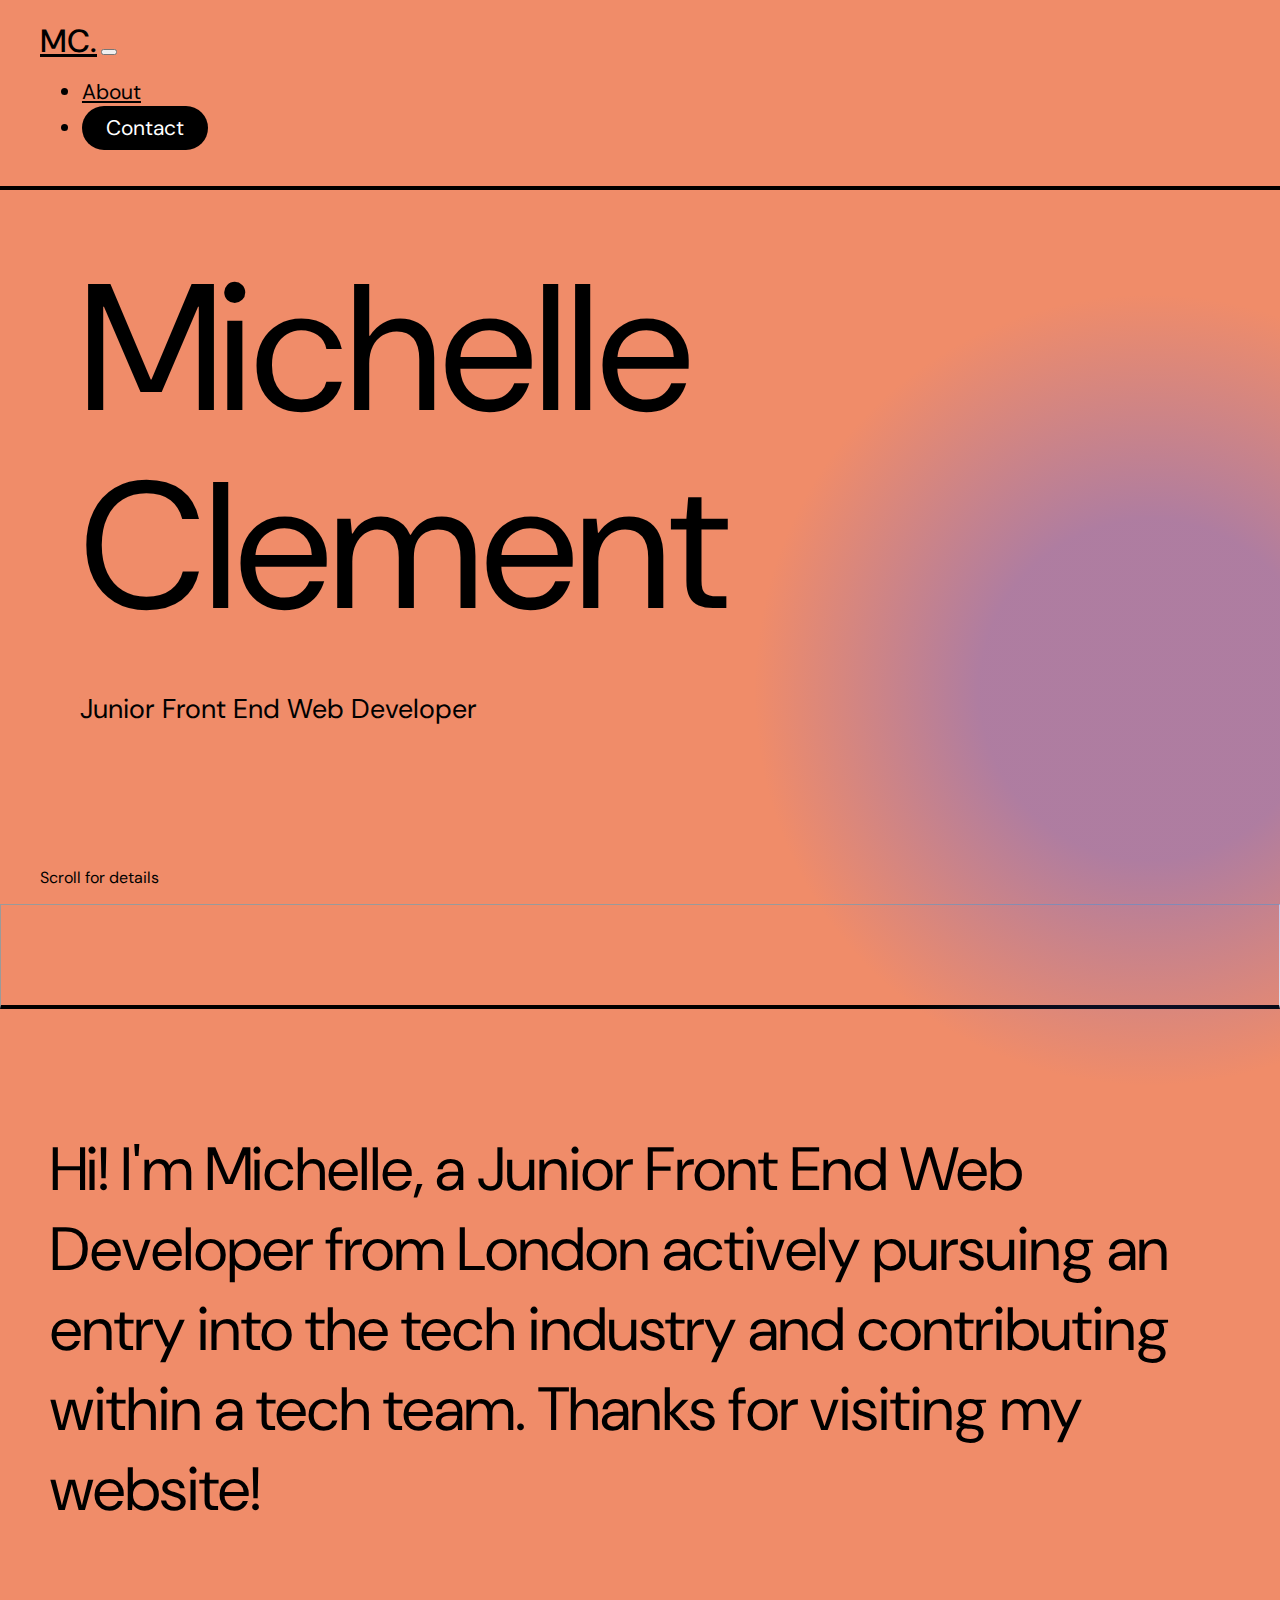
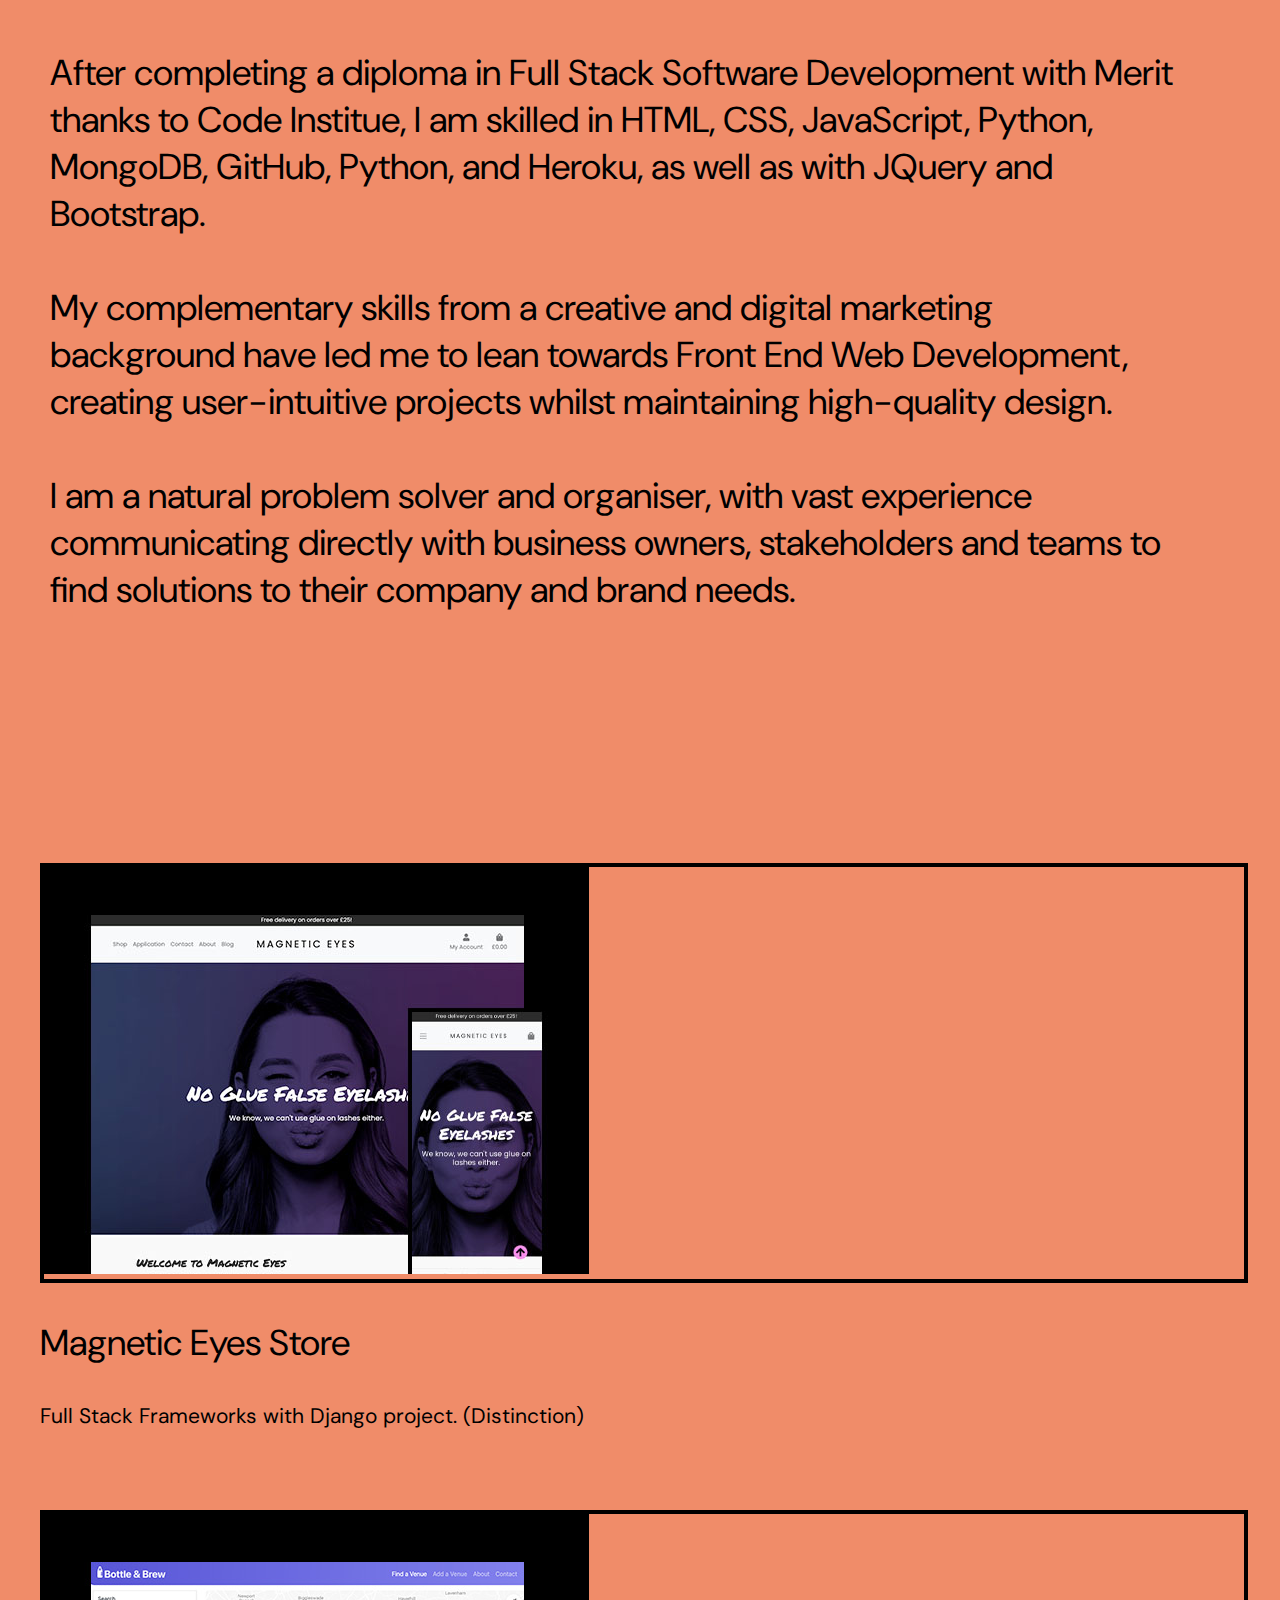
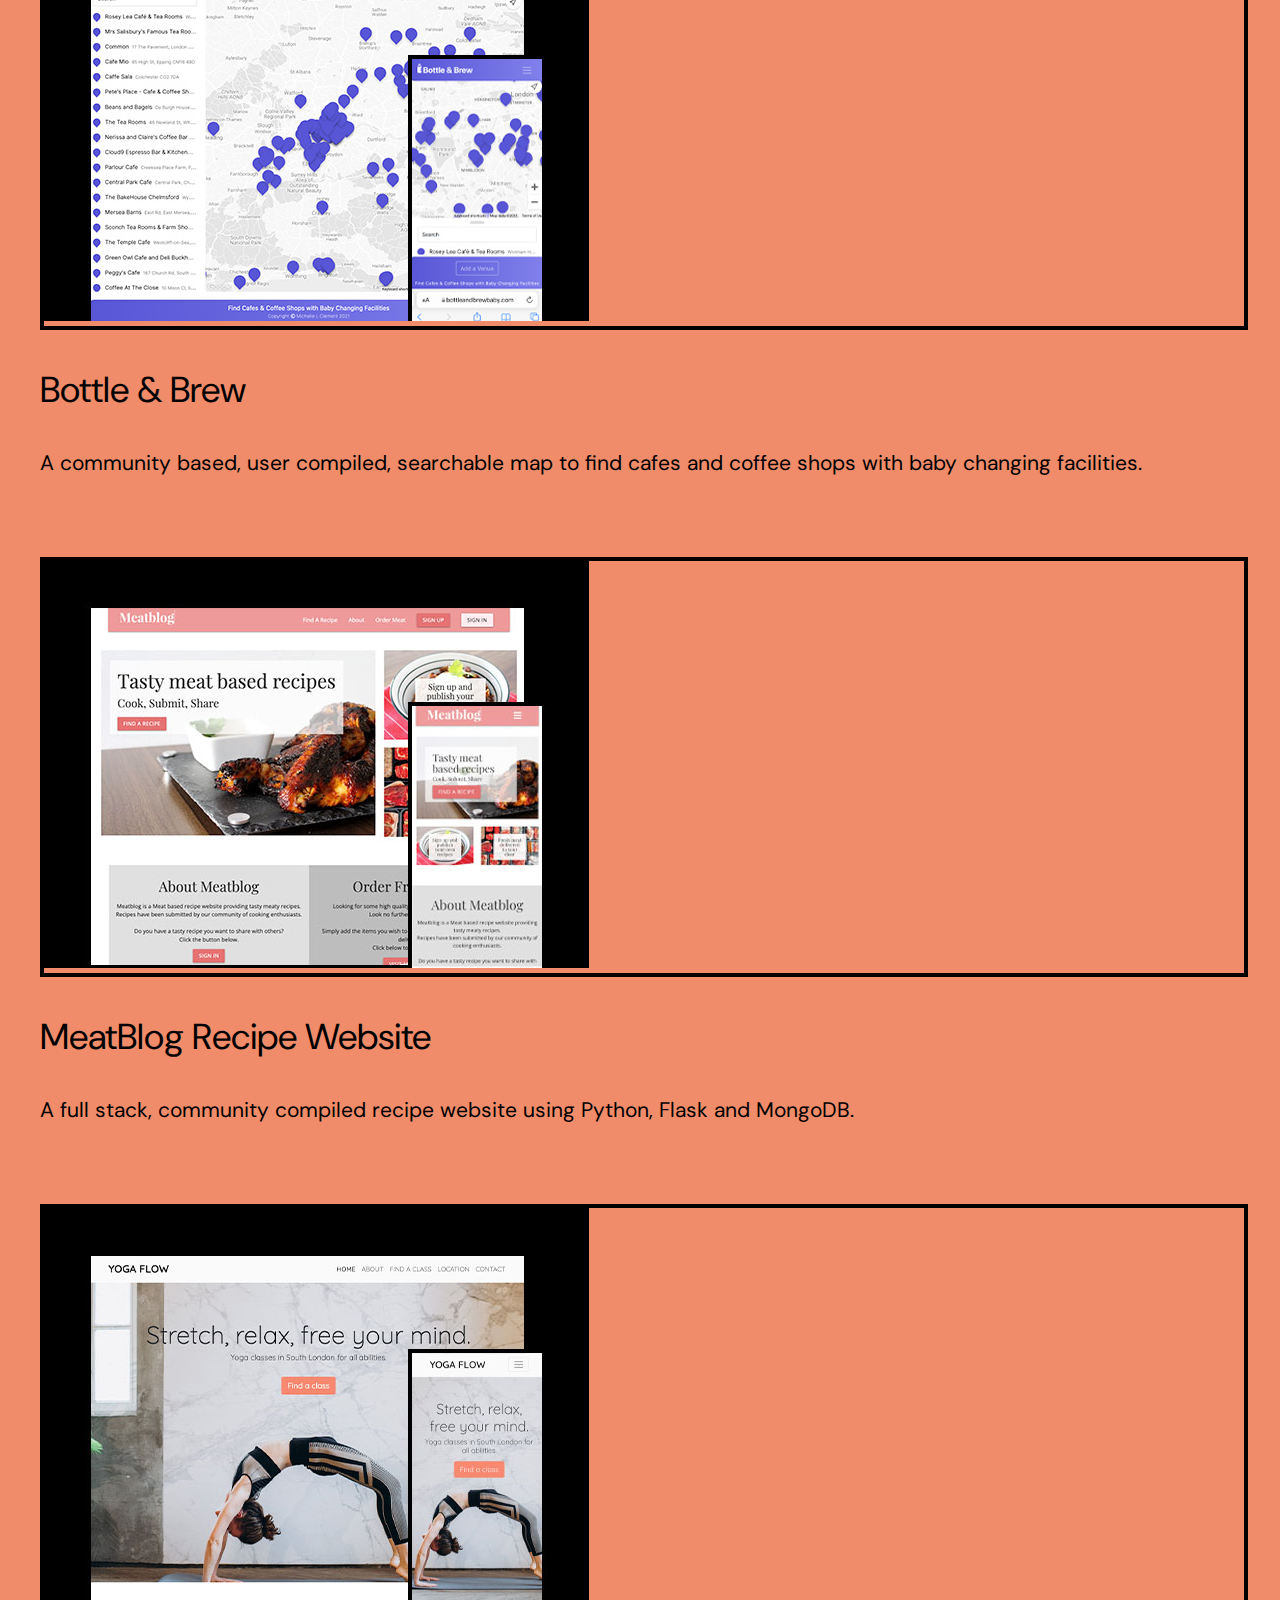
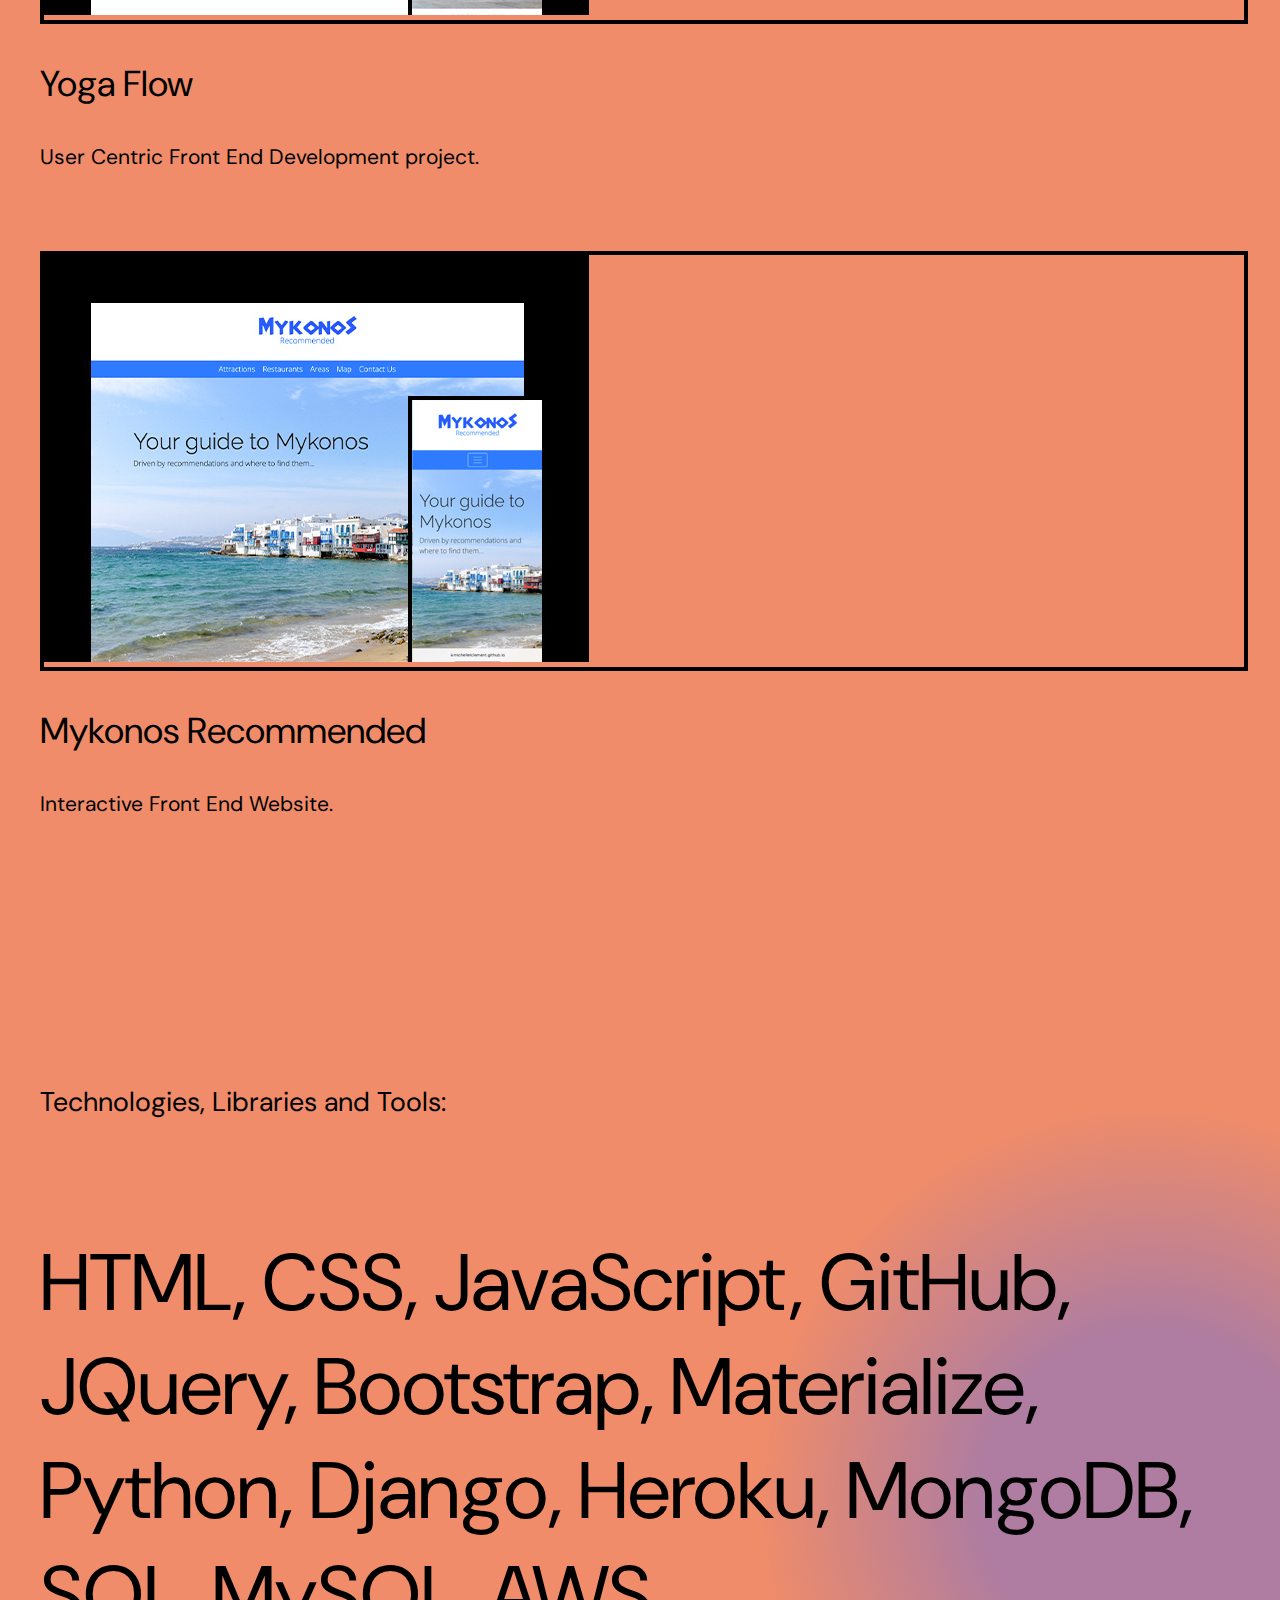
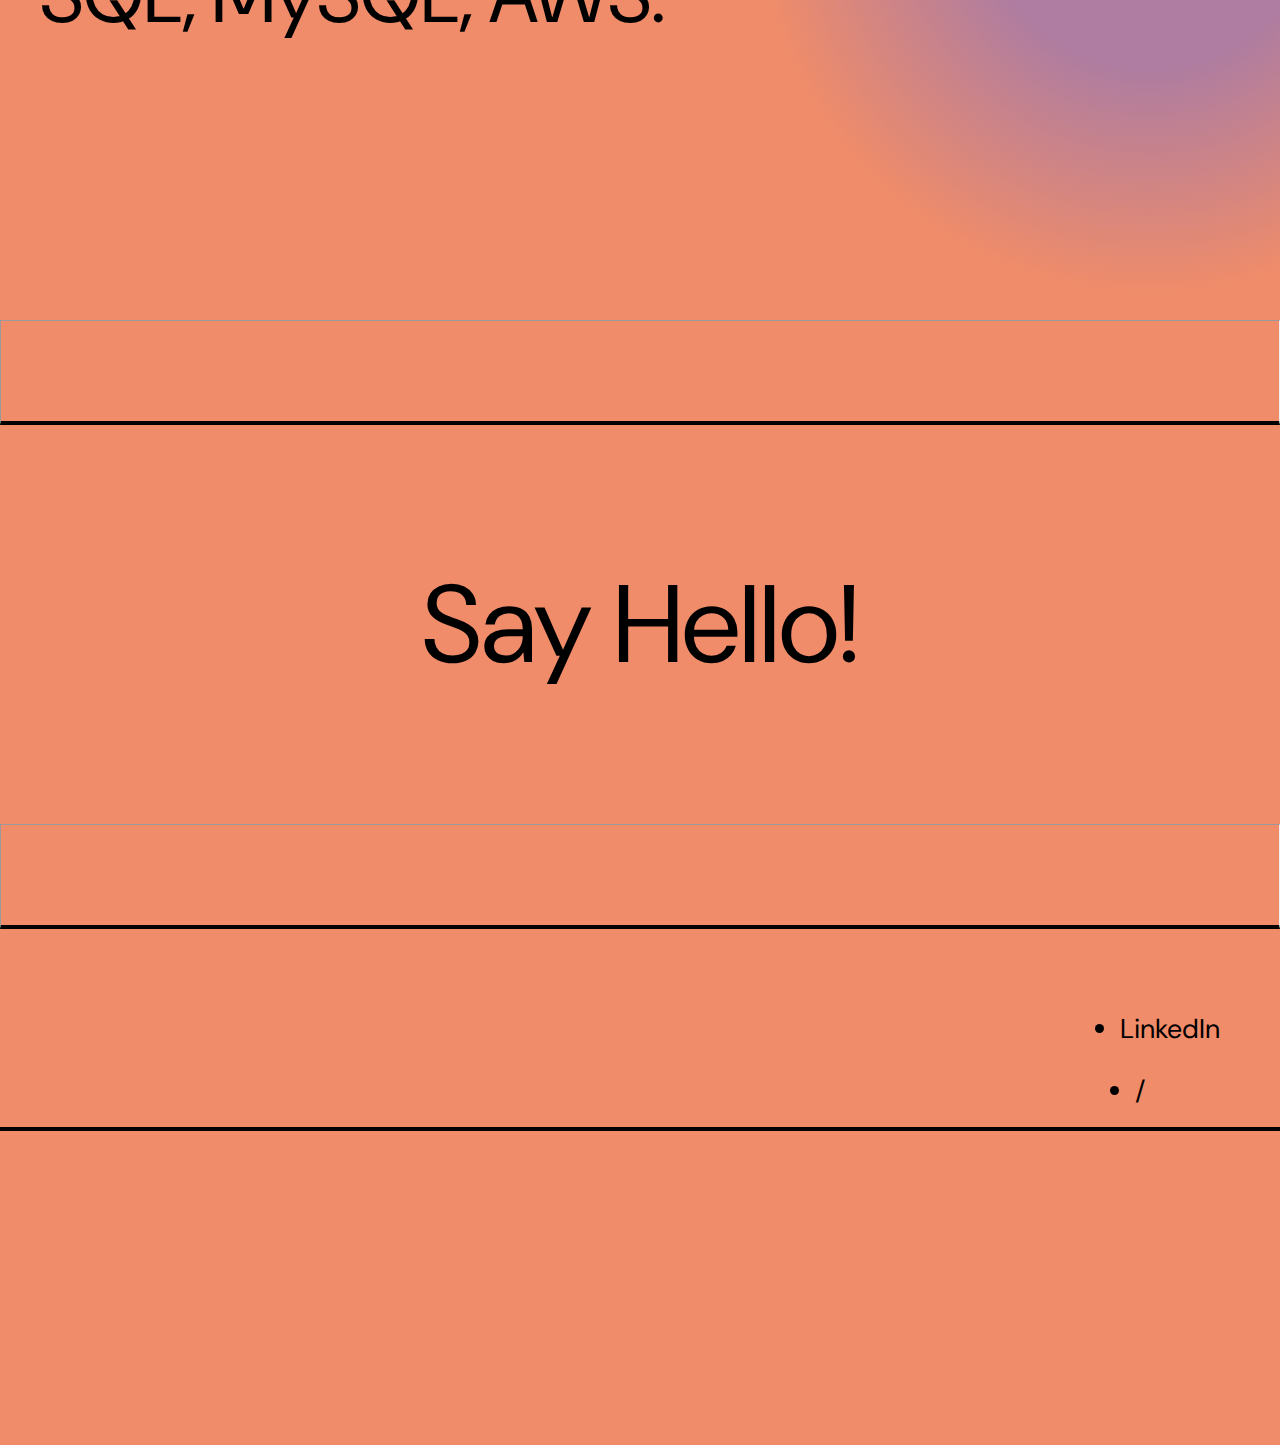
<file: index.html>
<!DOCTYPE html>
<html lang="en">
  <head>
    <meta charset="UTF-8" />
    <meta http-equiv="X-UA-Compatible" content="IE=edge" />
    <meta name="viewport" content="width=device-width, initial-scale=1.0" />
    <meta property="og:image" content="assets/images/socialimage.jpg"/>
    <link rel="preconnect" href="https://fonts.googleapis.com" />
    <link rel="preconnect" href="https://fonts.gstatic.com" crossorigin />
    <link
      href="https://fonts.googleapis.com/css2?family=DM+Sans:wght@400;500&display=swap"
      rel="stylesheet"
    />
    <link
      rel="stylesheet"
      href="https://cdn.jsdelivr.net/npm/bootstrap@5.1.3/dist/css/bootstrap.min.css"
      integrity="sha384-1BmE4kWBq78iYhFldvKuhfTAU6auU8tT94WrHftjDbrCEXSU1oBoqyl2QvZ6jIW3"
      crossorigin="anonymous"
    />
    <link
      rel="stylesheet"
      href="https://use.fontawesome.com/releases/v5.15.4/css/all.css"
      integrity="sha384-DyZ88mC6Up2uqS4h/KRgHuoeGwBcD4Ng9SiP4dIRy0EXTlnuz47vAwmeGwVChigm"
      crossorigin="anonymous"
    />
    <link rel="stylesheet" href="assets/css/style.css" />
    <link rel="icon" type="image/x-icon" href="assets/images/favicon.ico" />
    <title>Michelle Clement Portfolio</title>
  </head>
  <body>
    <!-- Header / Nav -->
    <header>
      <nav class="navbar navbar-border navbar-expand-lg">
        <div class="container-fluid nav-container">
          <a class="navbar-brand" href="index.html">MC.</a>
          <button
            class="navbar-toggler"
            type="button"
            data-bs-toggle="collapse"
            data-bs-target="#navbarSupportedContent"
            aria-controls="navbarSupportedContent"
            aria-expanded="false"
            aria-label="Toggle navigation"
          >
            <span class="toggler-icon"><i class="fas fa-bars"></i> </span>
          </button>
          <div
            class="collapse navbar-collapse justify-content-end"
            id="navbarSupportedContent"
          >
            <ul class="navbar-nav">
              <li class="nav-item nav-item-about p-nav">
                <a class="nav-link" aria-current="page" href="about.html"
                  >About</a
                >
              </li>
              <li class="nav-item p-nav">
                <a
                  class="nav-contact"
                  href="mailto:michellelclement@gmail.com?subject=Hello%20from%20your%20portfolio!"
                  >Contact</a
                >
              </li>
            </ul>
          </div>
        </div>
      </nav>
    </header>

    <!-- Name Section -->
    <section class="header-section">
      <!-- Gradient -->
      <div class="gradient-1"></div>
      <div class="container content-container">
        <div class="row justify-content-start">
          <div class="col-6 header-xlarge main-header-text">Michelle</div>
        </div>
        <div class="row">
          <div
            class="col-6 offset-2 justify-content-start header-xlarge main-header-text"
          >
            Clement
          </div>
        </div>

        <div class="row justify-content-end">
          <div class="col-sm-6 job-title">
            <h5>Junior Front End Web Developer</h5>
          </div>
        </div>
      </div>
    </section>

    <div class="full-width-container">
      <p>Scroll for details</p>
    </div>

    <hr />

    <!-- Intro Section -->
    <section class="continer full-width-container intro-container">
      <div class="row intro-row">
        <div class="col-12 col-lg-9 offset-3 intro-col">
          <h2>
            Hi! I'm Michelle, a Junior Front End Web Developer from London actively pursuing an entry into the tech industry and contributing within a tech team. Thanks for visiting my website!
          </h2>
        </div>
        <div class="col-12 col-lg-6 offset-6 intro-col">
          <h3>
            After completing a diploma in Full Stack Software Development with Merit thanks to Code Institue,  I am skilled in HTML, CSS, JavaScript, Python, MongoDB, GitHub, Python, and Heroku, as well as with JQuery and Bootstrap. <br /><br />
            My complementary skills from a creative and digital marketing background have led me to lean towards Front End Web Development, creating user-intuitive projects whilst maintaining high-quality design. 
            <br /><br />
            I am a natural problem solver and organiser, with vast experience communicating directly with business owners, stakeholders and teams to find solutions to their company and brand needs.  
          </h3>
        </div>
      </div>
    </section>

    <!-- Projects Section -->
    <section class="container content-container">
      <!-- First Row of Projects -->
      <div class="row">
        <div class="col-md-6">
          <div class="card">
            <div class="card-img-top card-img-ctr">
              <img
                src="assets/images/magnetic-eyes.jpg"
                class="card-img"
                alt="Mockup images of Magnetic Eyes project website."
              />
              <a class="button-main button-projects" href="project1.html"
                >More info</a
              >
            </div>
            <div class="card-body">
              <a href="project1.html" class="project-title-link"
                ><h3 class="card-title">Magnetic Eyes Store</h3></a
              >
              <p class="card-text p-large">
                Full Stack Frameworks with Django project. (Distinction)
              </p>
            </div>
          </div>
        </div>
        <div class="col-md-6">
          <div class="card">
            <div class="card-img-top card-img-ctr">
              <img
                src="assets/images/bottle-brew.jpg"
                class="card-img"
                alt="Mockup images of Bottle and Brew project."
              />
              <a class="button-main button-projects" href="project2.html"
                >More info</a
              >
            </div>
            <div class="card-body">
              <a href="project2.html" class="project-title-link"
                ><h3 class="card-title">Bottle & Brew</h3></a
              >
              <p class="card-text p-large">
                A community based, user compiled, searchable map to find cafes
                and coffee shops with baby changing facilities.
              </p>
            </div>
          </div>
        </div>
      </div>

      <!-- Second Row of Projects -->
      <div class="row">
        <div class="col-md-6">
          <div class="card">
            <div class="card-img-top card-img-ctr">
              <img
                src="assets/images/meatblog.jpg"
                class="card-img"
                alt="..."
              />
              <a class="button-main button-projects" href="project3.html"
                >More info</a
              >
            </div>
            <div class="card-body">
              <a href="project3.html" class="project-title-link"
                ><h3>MeatBlog Recipe Website</h3></a
              >
              <p class="card-text p-large">
                A full stack, community compiled recipe website using Python,
                Flask and MongoDB.
              </p>
            </div>
          </div>
        </div>
        <div class="col-md-6">
          <div class="card">
            <div class="card-img-top card-img-ctr">
              <img
                src="assets/images/yoga-flow.jpg"
                class="card-img"
                alt="Mockup image of Yoga Flow project."
              />
              <a class="button-main button-projects" href="project4.html"
                >More info</a
              >
            </div>
            <div class="card-body">
              <a href="project4.html" class="project-title-link"
                ><h3 class="card-title">Yoga Flow</h3></a
              >
              <p class="card-text p-large">
                User Centric Front End Development project.
              </p>
            </div>
          </div>
        </div>
      </div>

      <!-- Third Row of Projects -->
      <div class="row">
        <div class="col-md-6">
          <div class="card">
            <div class="card-img-top card-img-ctr">
              <img
                src="assets/images/mykonos-project.jpg"
                class="card-img"
                alt="Mockup image of Mykonos Recommended project."
              />
              <a class="button-main button-projects" href="project5.html"
                >More info</a
              >
            </div>
            <div class="card-body">
              <a href="project5.html" class="project-title-link"
                ><h3 class="card-title">Mykonos Recommended</h3></a
              >
              <p class="card-text p-large">Interactive Front End Website.</p>
            </div>
          </div>
        </div>
        <div class="col-md-6 third-row-projects">
          <div class="card">
            <div class="card-img-top card-img-ctr">
              <img
                src="assets/images/projectimage.jpg"
                class="card-img"
                alt="..."
              />
              <a class="button-main button-projects" href="project6.html"
                >More info</a
              >
            </div>
            <div class="card-body">
              <a href="project6.html" class="project-title-link"
                ><h3 class="card-title">????</h3></a
              >
              <p class="card-text p-large">
                With supporting text below as a natural lead-in to additional
                content.
              </p>
            </div>
          </div>
        </div>
      </div>
    </section>

    <!-- Technologies Section -->
    <section class="container content-container technologies-section">
      <div class="gradient-1"></div>
      <div class="row">
        <div class="col">
          <h5>Technologies, Libraries and Tools:</h5>
          <h1>
            HTML, CSS, JavaScript, GitHub, JQuery, Bootstrap, Materialize,
            Python, Django, Heroku, MongoDB, SQL, MySQL, AWS.
          </h1>
        </div>
      </div>
    </section>

    <!-- Say Hello Section -->
    <section class="hello-container">
      <hr />
      <div class="row bottom-section-row">
        <a
          href="mailto:michellelclement@gmail.com?subject=Hello%20from%20your%20portfolio!"
        >
          <div class="col-12 hello-text large-cta-text large-text-center">
            Say Hello!
          </div></a
        >
      </div>
      <hr />
    </section>
    <!-- Footer Section -->

    <div class="nav-container footer-container">
      <footer>
        <div class="nav footer-c">
          <p>&copy;2022 Michelle L Clement</p>
        </div>
        <ul class="nav footer-item links">
          <li>
            <p>
              <a
                href="https://www.linkedin.com/in/michellelclement/"
                target="_blank"
                >LinkedIn</a
              >
            </p>
          </li>
          <li class="footer-slash">/</li>
          <li>
            <p>
              <a href="https://github.com/michellelclement/" target="_blank"
                >GitHub</a
              >
            </p>
          </li>
          <li class="footer-slash">/</li>
          <li>
            <p>
              <a href="https://twitter.com/chelleclement" target="_blank"
                >Twitter</a
              >
            </p>
          </li>
          <li class="footer-slash">/</li>
          <li>
            <p>
              <a
                href="https://www.instagram.com/michelleclementphoto/"
                target="_blank"
                >Instagram</a
              >
            </p>
          </li>
        </ul>
      </footer>
    </div>

    <!-- Scripts -->
    <script
      src="https://cdn.jsdelivr.net/npm/bootstrap@5.1.3/dist/js/bootstrap.min.js"
      integrity="sha384-QJHtvGhmr9XOIpI6YVutG+2QOK9T+ZnN4kzFN1RtK3zEFEIsxhlmWl5/YESvpZ13"
      crossorigin="anonymous"
    ></script>
    <script
      src="https://code.jquery.com/jquery-3.6.0.min.js"
      integrity="sha256-/xUj+3OJU5yExlq6GSYGSHk7tPXikynS7ogEvDej/m4="
      crossorigin="anonymous"
    ></script>
    <script src="assets/js/projects.js"></script>
  </body>
</html>
</file>
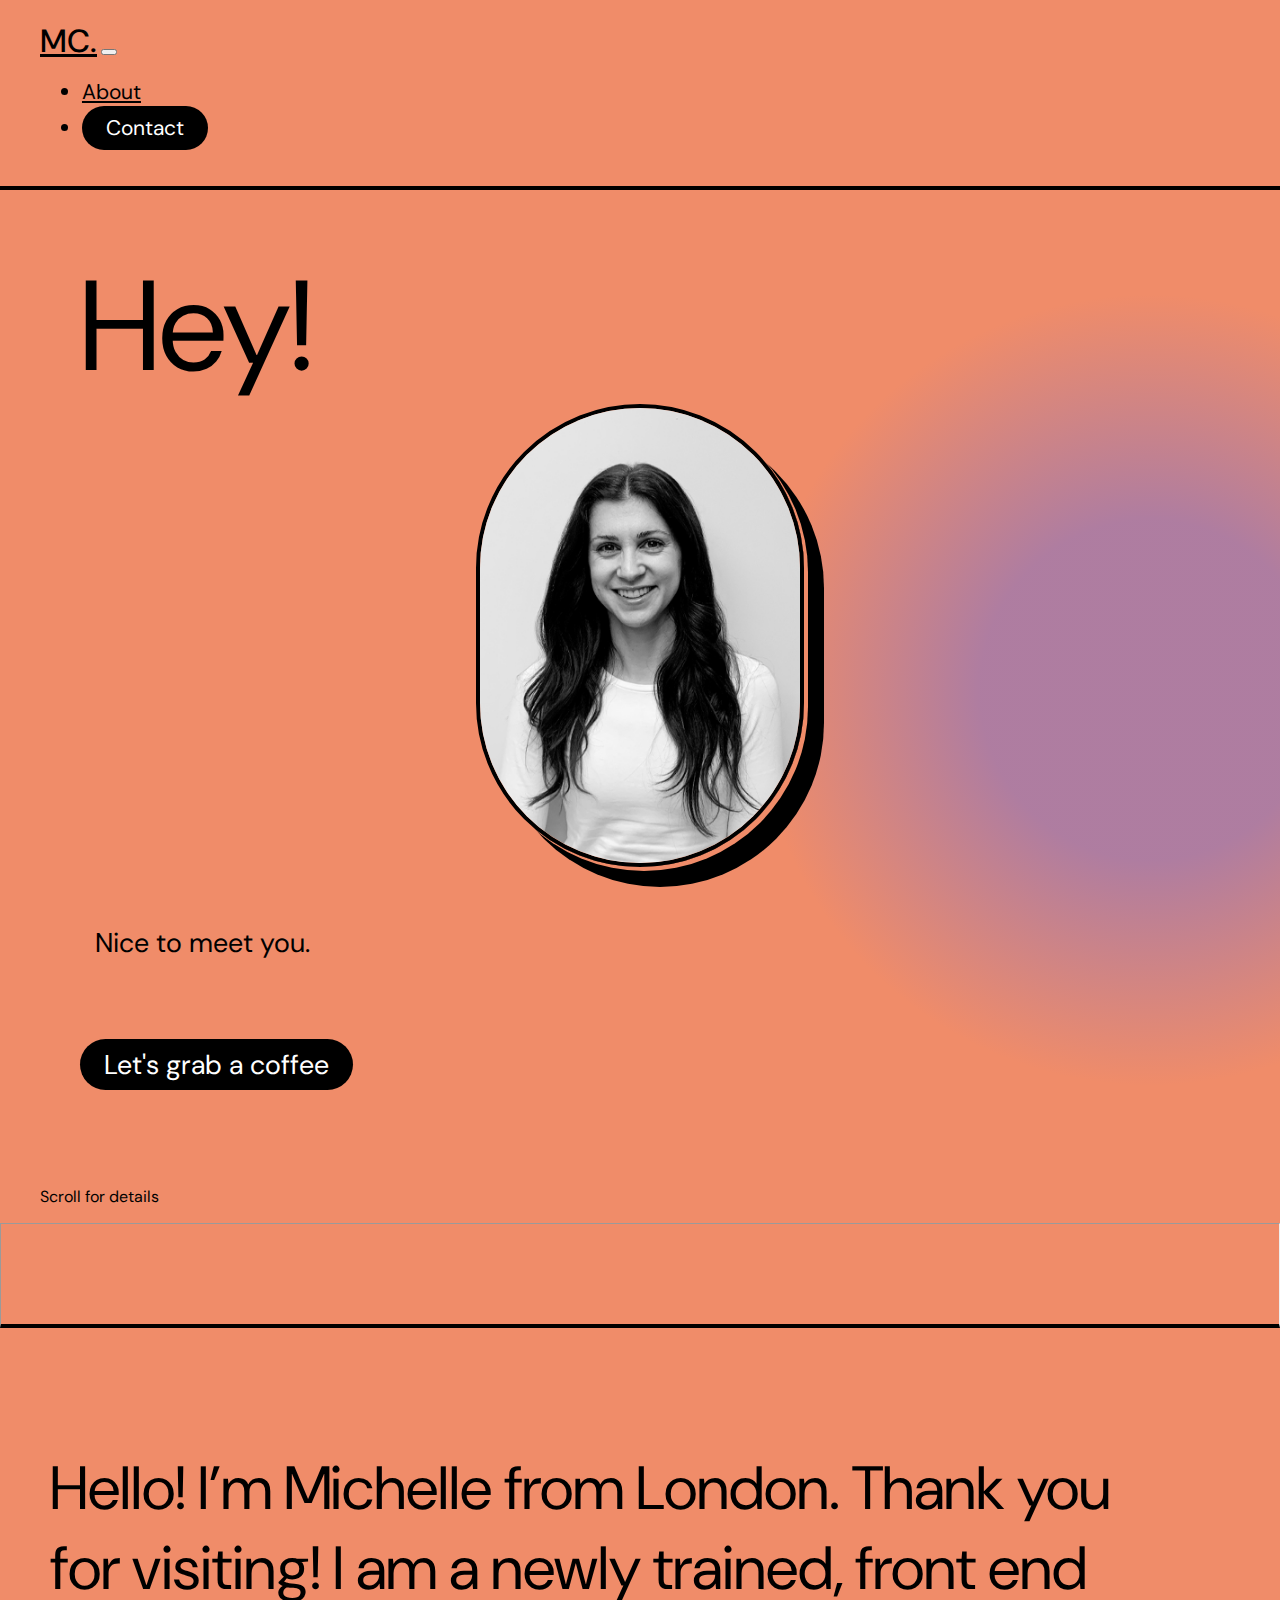
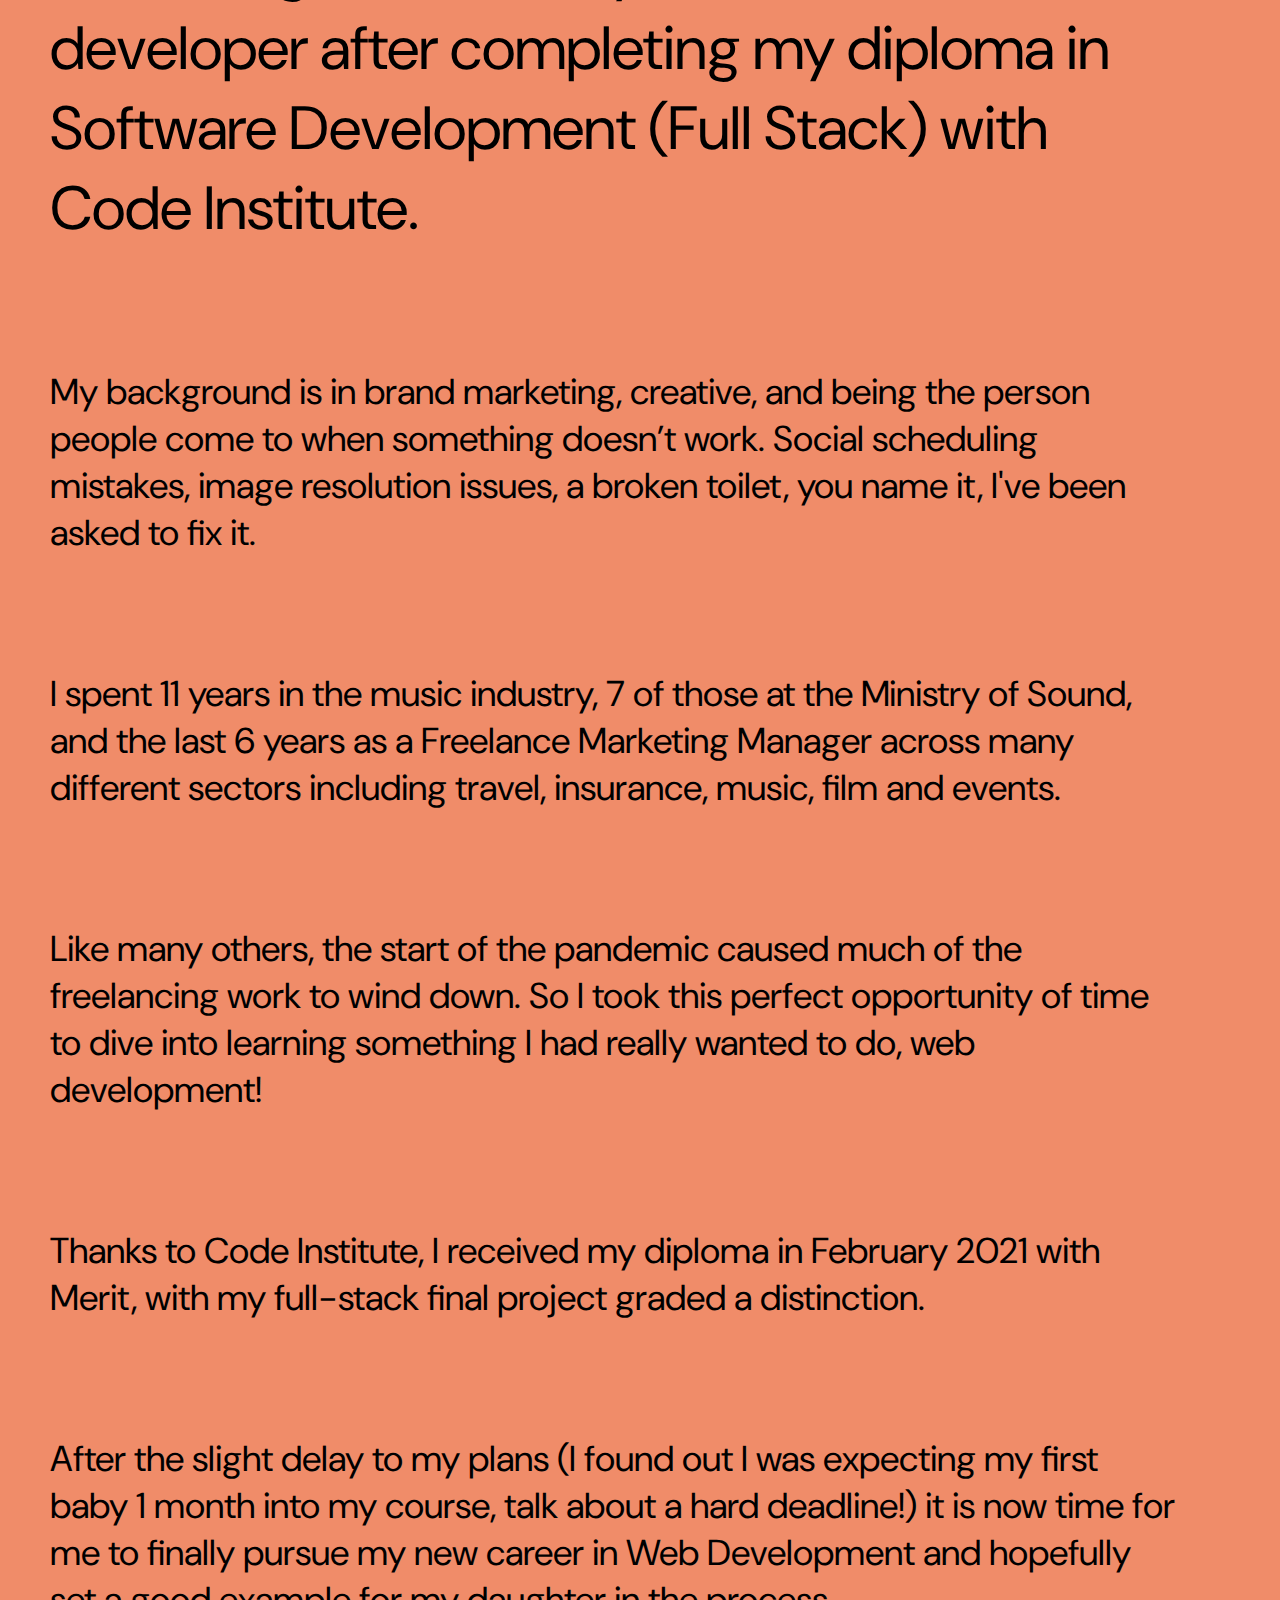
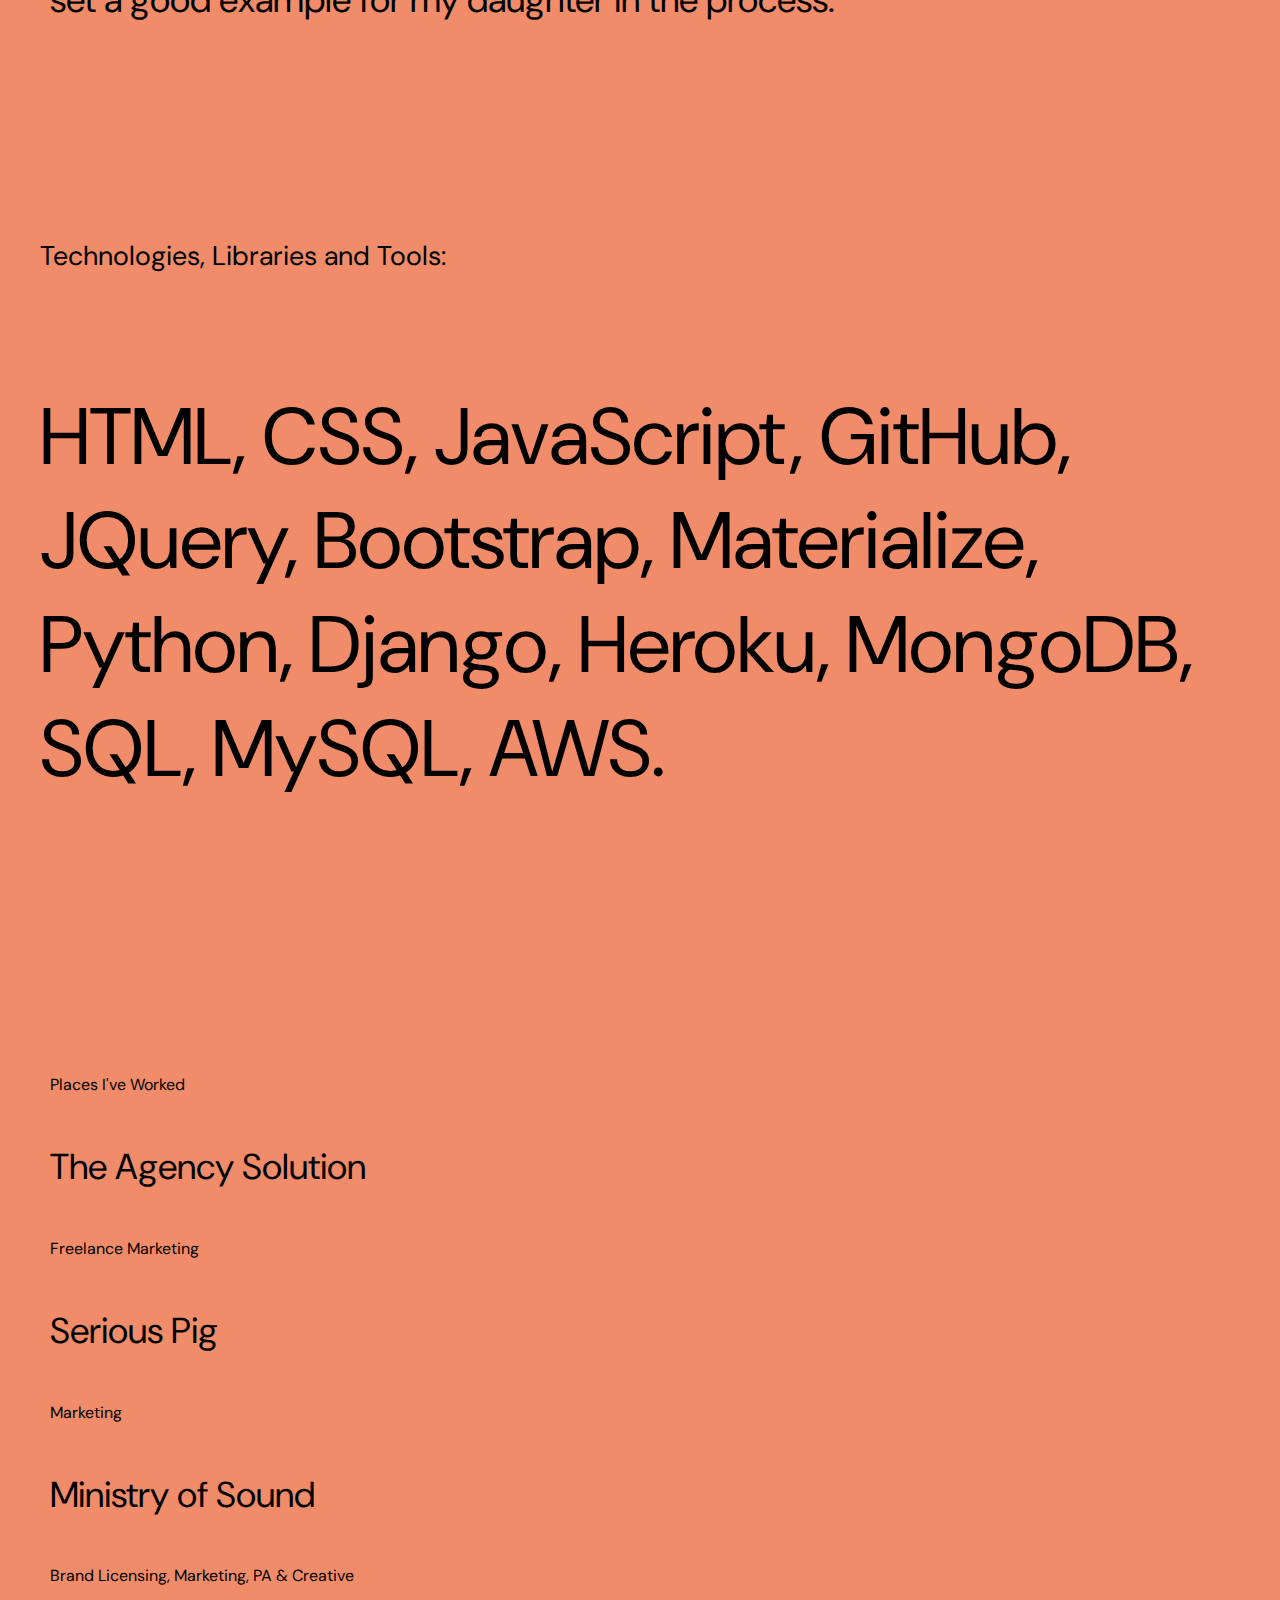
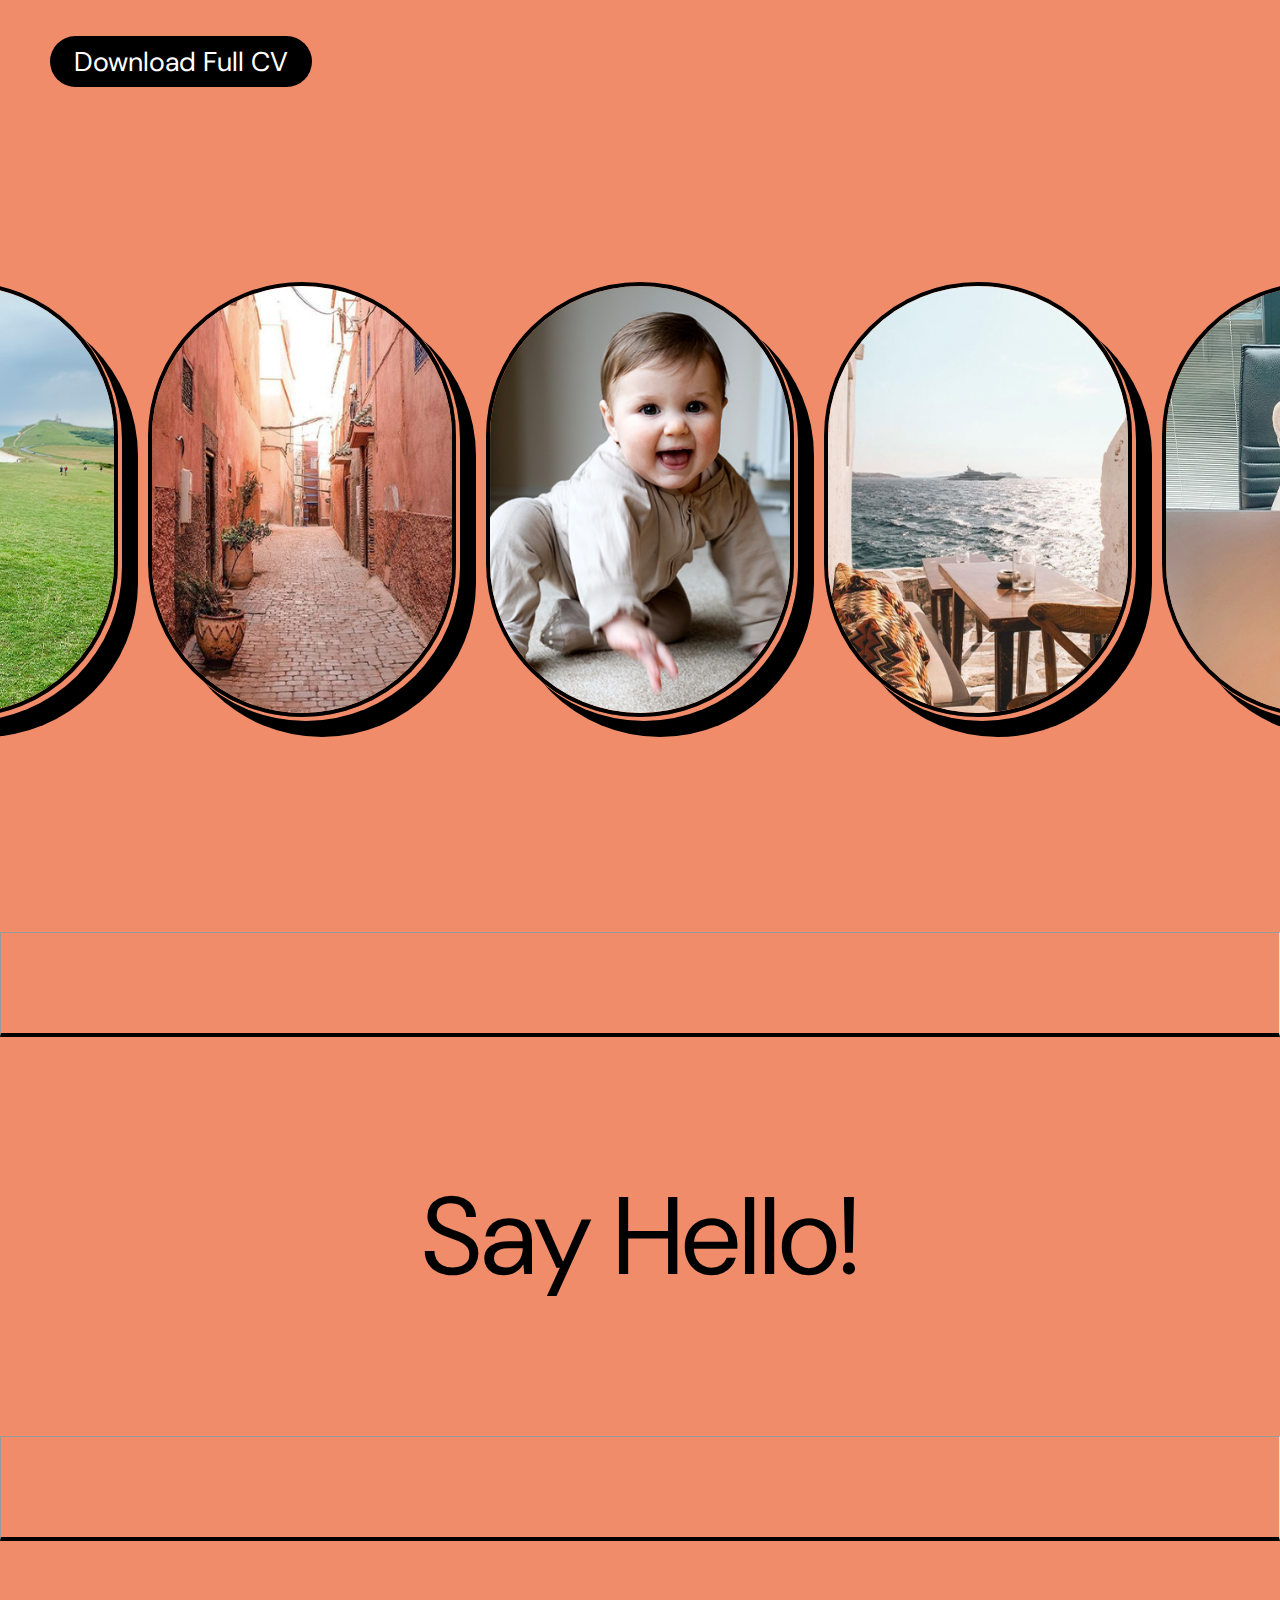
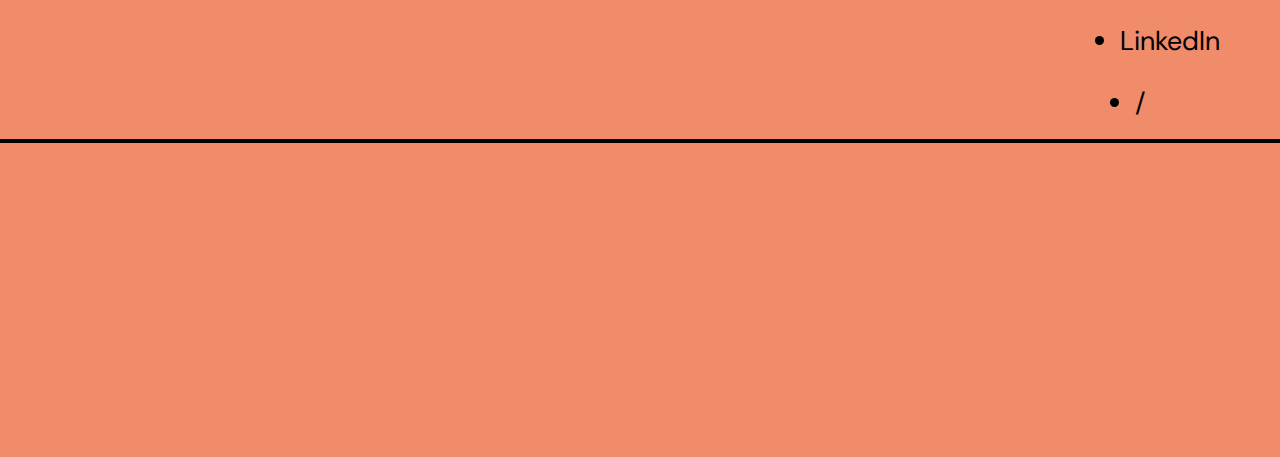
<file: about.html>
<!DOCTYPE html>
<html lang="en">
  <head>
    <meta charset="UTF-8" />
    <meta http-equiv="X-UA-Compatible" content="IE=edge" />
    <meta name="viewport" content="width=device-width, initial-scale=1.0" />
    <meta property="og:image" content="assets/images/socialimage.jpg"/>
    <link rel="preconnect" href="https://fonts.googleapis.com" />
    <link rel="preconnect" href="https://fonts.gstatic.com" crossorigin />
    <link
      href="https://fonts.googleapis.com/css2?family=DM+Sans:wght@400;500&display=swap"
      rel="stylesheet"
    />
    <link
      rel="stylesheet"
      href="https://cdn.jsdelivr.net/npm/bootstrap@5.1.3/dist/css/bootstrap.min.css"
      integrity="sha384-1BmE4kWBq78iYhFldvKuhfTAU6auU8tT94WrHftjDbrCEXSU1oBoqyl2QvZ6jIW3"
      crossorigin="anonymous"
    />
    <link
      rel="stylesheet"
      href="https://use.fontawesome.com/releases/v5.15.4/css/all.css"
      integrity="sha384-DyZ88mC6Up2uqS4h/KRgHuoeGwBcD4Ng9SiP4dIRy0EXTlnuz47vAwmeGwVChigm"
      crossorigin="anonymous"
    />
    <link rel="stylesheet" href="assets/css/style.css" />
    <link rel="icon" type="image/x-icon" href="assets/images/favicon.ico" />
    <title>Michelle Clement Portfolio</title>
  </head>
  <body>
    <!-- Header / Nav -->
    <header>
      <nav class="navbar navbar-border navbar-expand-lg">
        <div class="container-fluid nav-container">
          <a class="navbar-brand" href="index.html">MC.</a>
          <button
            class="navbar-toggler"
            type="button"
            data-bs-toggle="collapse"
            data-bs-target="#navbarSupportedContent"
            aria-controls="navbarSupportedContent"
            aria-expanded="false"
            aria-label="Toggle navigation"
          >
            <span class="toggler-icon"><i class="fas fa-bars"></i> </span>
          </button>
          <div
            class="collapse navbar-collapse justify-content-end"
            id="navbarSupportedContent"
          >
            <ul class="navbar-nav">
              <li class="nav-item nav-item-about p-nav">
                <a class="nav-link active" aria-current="page" href="#"
                  >About</a
                >
              </li>
              <li class="nav-item p-nav">
                <a
                  class="nav-contact"
                  href="mailto:michellelclement@gmail.com?subject=Hello%20from%20your%20portfolio!"
                  >Contact</a
                >
              </li>
            </ul>
          </div>
        </div>
      </nav>
    </header>

    <!-- Name Section -->
    <section class="header-section header-section-subpage">
      <div class="gradient-1"></div>
      <div class="container content-container">
        <div class="row">
          <div class="col-sm-12 col-lg-3 header-large">Hey!</div>

          <div class="col-sm-12 col-lg-4 offset-lg-1 offset-sm-0 profile-image">
            <img
              src="assets/images/michelleclement.jpg"
              class="personal-images"
              alt="Photo of Michelle Clement"
            />
          </div>

          <div class="col-sm-12 col-lg-3 offset-1 align-self-end sub-header">
            <h5>Nice to meet you.</h5>
            <a
              class="button-main header-button"
              href="mailto:michellelclement@gmail.com?subject=Shall%20we%20grab%20a%20coffee?"
              >Let's grab a coffee</a
            >
          </div>
        </div>
      </div>
    </section>

    <div class="full-width-container scroll-for-details-container">
      <p>Scroll for details</p>
    </div>

    <hr />

    <!-- Intro Section -->
    <section class="continer full-width-container intro-container">
      <div class="row intro-row">
        <div class="col-12 col-lg-9 offset-3 intro-col">
          <h2>
            Hello! I’m Michelle from London. Thank you for visiting! I am a
            newly trained, front end developer after completing my diploma in
            Software Development (Full Stack) with Code Institute.
          </h2>
        </div>
        <div class="col-12 col-lg-6 offset-6 intro-col">
          <h3>
            My background is in brand marketing, creative, and being the person
            people come to when something doesn’t work. Social scheduling
            mistakes, image resolution issues, a broken toilet, you name it,
            I've been asked to fix it.
          </h3>
          <br /><br />
          <h3>
            I spent 11 years in the music industry, 7 of those at the Ministry
            of Sound, and the last 6 years as a Freelance Marketing Manager
            across many different sectors including travel, insurance, music,
            film and events.
          </h3>
          <br /><br />
          <h3>
            Like many others, the start of the pandemic caused much of the
            freelancing work to wind down. So I took this perfect opportunity of
            time to dive into learning something I had really wanted to do, web
            development!
          </h3>
          <br /><br />
          <h3>
            Thanks to Code Institute, I received my diploma in February 2021
            with Merit, with my full-stack final project graded a distinction.
          </h3>
          <br /><br />
          <h3>
            After the slight delay to my plans (I found out I was expecting my
            first baby 1 month into my course, talk about a hard deadline!) it
            is now time for me to finally pursue my new career in Web
            Development and hopefully set a good example for my daughter in the
            process.
          </h3>
        </div>
      </div>
    </section>

    <!-- Technologies Section -->
    <section class="container content-container technologies-section">
      <div class="row">
        <div class="col">
          <h5>Technologies, Libraries and Tools:</h5>
          <h1>
            HTML, CSS, JavaScript, GitHub, JQuery, Bootstrap, Materialize,
            Python, Django, Heroku, MongoDB, SQL, MySQL, AWS.
          </h1>
        </div>
      </div>
    </section>

    <!-- Places I've Worked -->
    <section class="continer full-width-container intro-container">
      <div class="row work-experience-row">
        <div class="col-12 col-lg-6 offset-6 intro-col">
          <p>Places I've Worked</p>
          <h4>The Agency Solution</h4>
          <p>Freelance Marketing</p>
          <h4>Serious Pig</h4>
          <p>Marketing</p>
          <h4>Ministry of Sound</h4>
          <p>Brand Licensing, Marketing, PA & Creative</p>
          <a
            href="assets/cv/Michelle_Clement_CV.pdf"
            target="_blank"
            class="button-main header-button"
            >Download Full CV
            <i class="fas fa-chevron-down" aria-hidden="true"></i
          ></a>
        </div>
      </div>
    </section>

    <!-- Photos Section -->
    <section class="row gallery-images-row">
      <div class="col gallery-images">
        <img
          src="assets/images/eastbourne.jpg"
          class="gallery-image"
          alt="Photo of a view in Eastbourne"
        />
        <img
          src="assets/images/marrakech.jpg"
          class="gallery-image"
          alt="Photo of a Marrakech street"
        />
        <img
          src="assets/images/lennon.jpg"
          class="gallery-image"
          alt="Photo of a baby"
        />
        <img
          src="assets/images/mykonos.jpg"
          class="gallery-image"
          alt="Photo of a cafe in Mykonos"
        />
        <img
          src="assets/images/frank.jpg"
          class="gallery-image"
          alt="Photo of a French Bulldog at a desk"
        />
      </div>
    </section>

    <!-- Say Hello Section -->
    <section class="hello-container">
      <hr />
      <div class="row bottom-section-row">
        <a
          href="mailto:michellelclement@gmail.com?subject=Hello%20from%20your%20portfolio!"
        >
          <div class="col-12 hello-text large-cta-text large-text-center">
            Say Hello!
          </div>
        </a>
      </div>
      <hr />
    </section>

    <!-- Footer Section -->
    <div class="nav-container footer-container">
      <footer>
        <div class="nav footer-c">
          <p>&copy;2022 Michelle L Clement</p>
        </div>
        <ul class="nav footer-item links">
          <li>
            <p>
              <a
                href="https://www.linkedin.com/in/michellelclement/"
                target="_blank"
                >LinkedIn</a
              >
            </p>
          </li>
          <li class="footer-slash">/</li>
          <li>
            <p>
              <a href="https://github.com/michellelclement/" target="_blank"
                >GitHub</a
              >
            </p>
          </li>
          <li class="footer-slash">/</li>
          <li>
            <p>
              <a href="https://twitter.com/chelleclement" target="_blank"
                >Twitter</a
              >
            </p>
          </li>
          <li class="footer-slash">/</li>
          <li>
            <p>
              <a
                href="https://www.instagram.com/michelleclementphoto/"
                target="_blank"
                >Instagram</a
              >
            </p>
          </li>
        </ul>
      </footer>
    </div>

    <!-- Scripts -->
    <script
      src="https://cdn.jsdelivr.net/npm/bootstrap@5.1.3/dist/js/bootstrap.min.js"
      integrity="sha384-QJHtvGhmr9XOIpI6YVutG+2QOK9T+ZnN4kzFN1RtK3zEFEIsxhlmWl5/YESvpZ13"
      crossorigin="anonymous"
    ></script>
    <script
      src="https://code.jquery.com/jquery-3.6.0.min.js"
      integrity="sha256-/xUj+3OJU5yExlq6GSYGSHk7tPXikynS7ogEvDej/m4="
      crossorigin="anonymous"
    ></script>
    <script src="assets/js/projects.js"></script>
  </body>
</html>
</file>
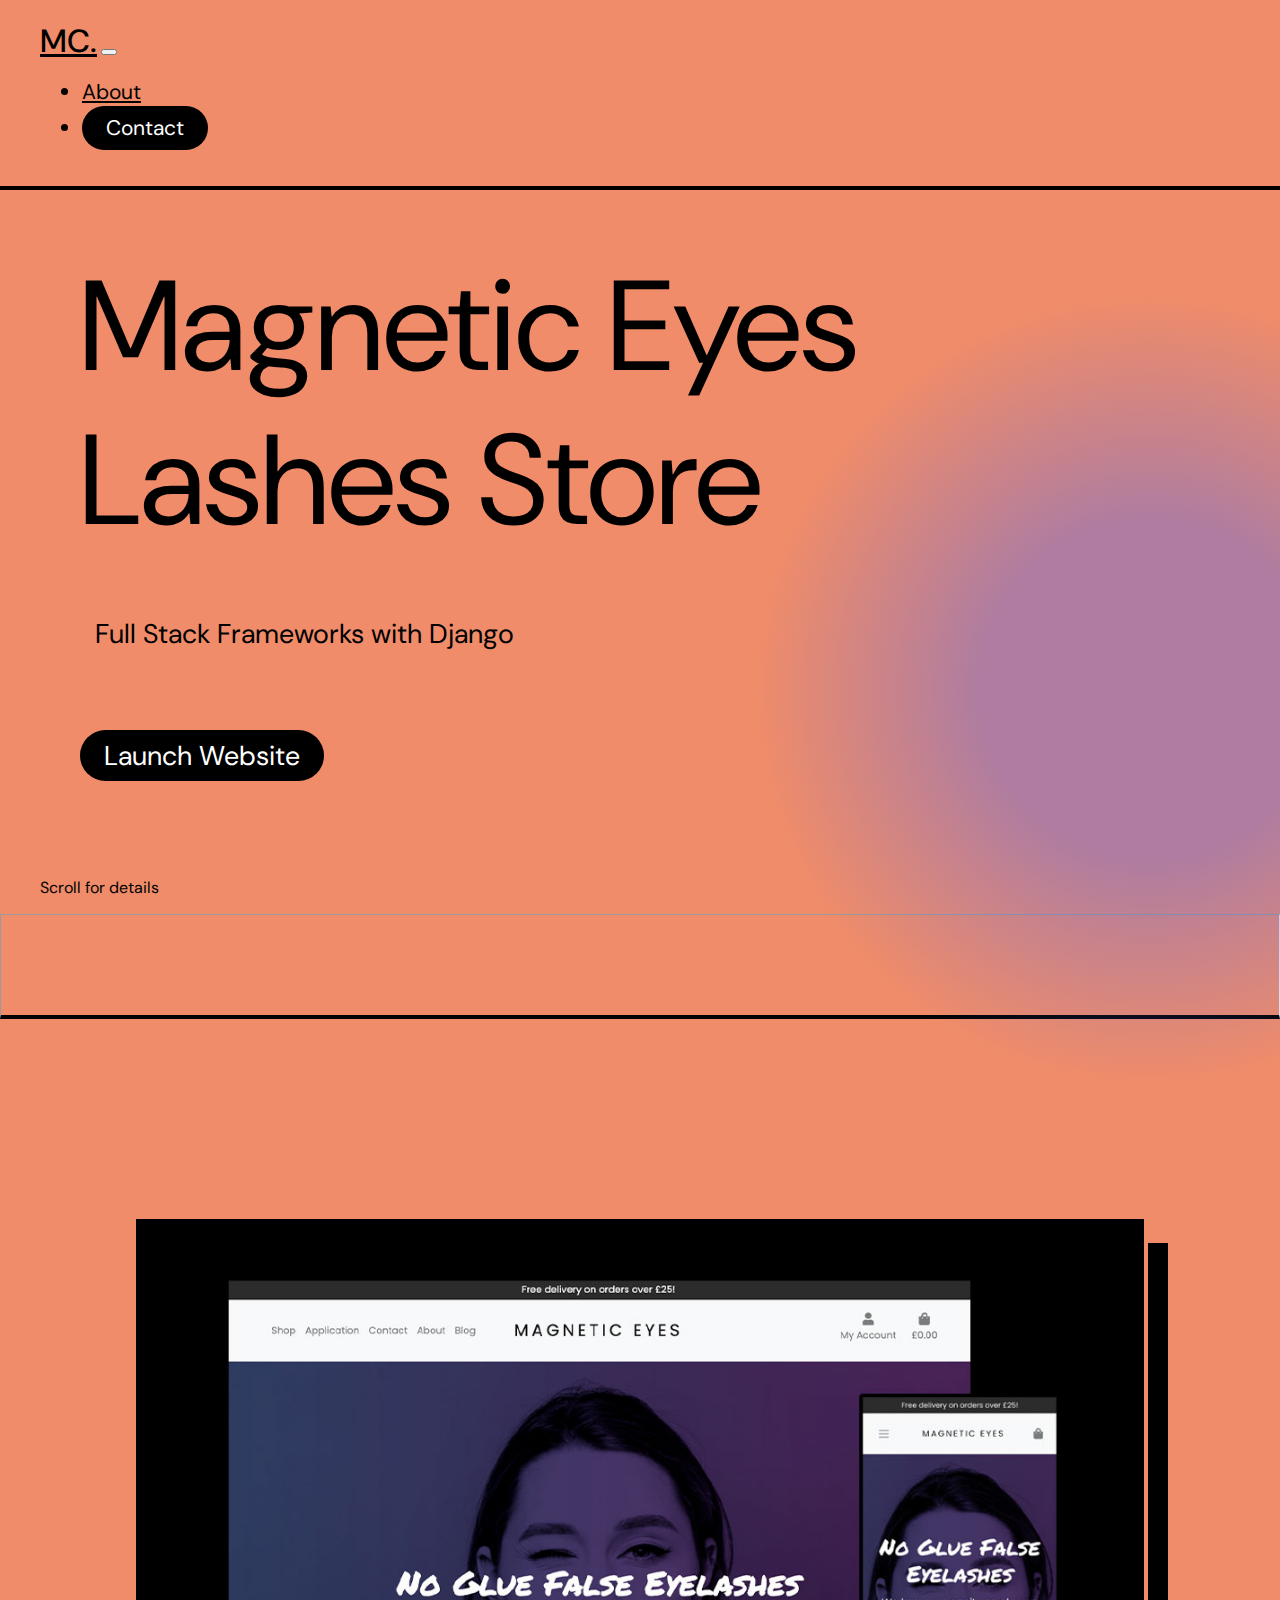
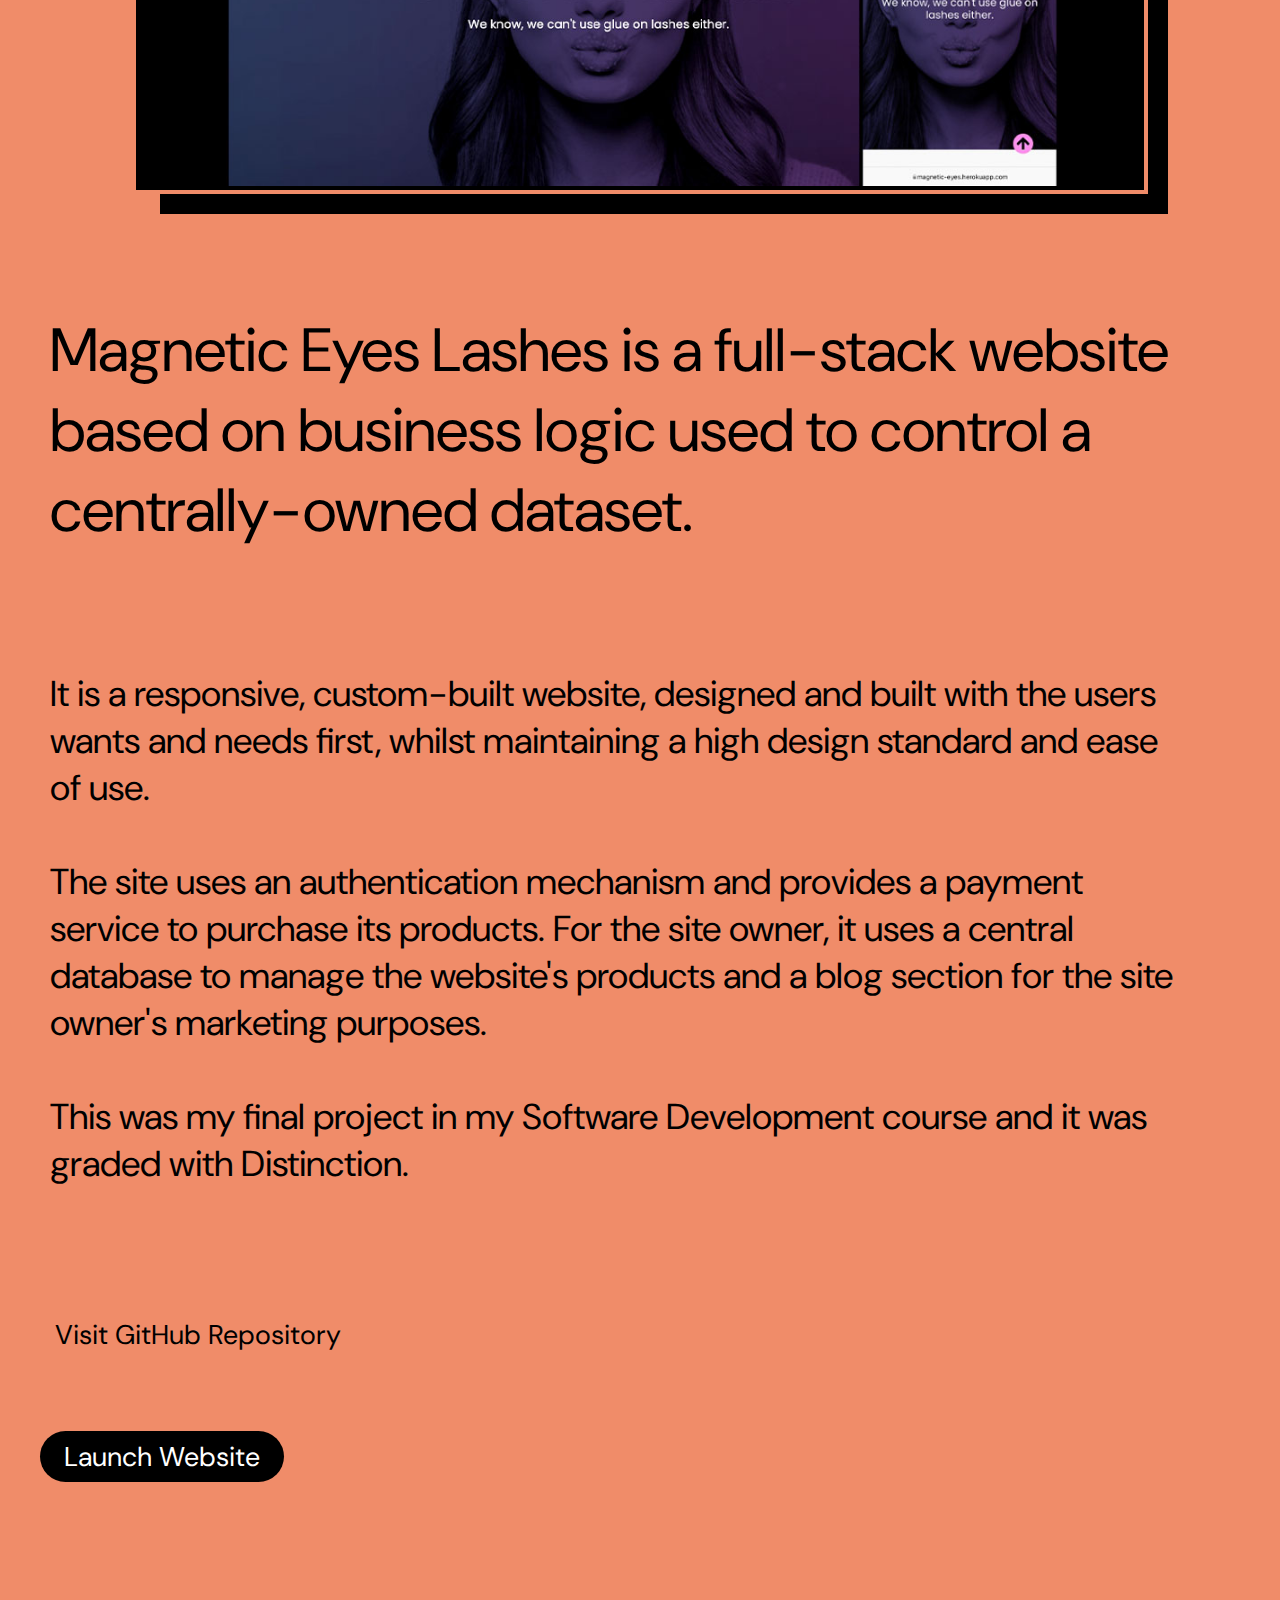
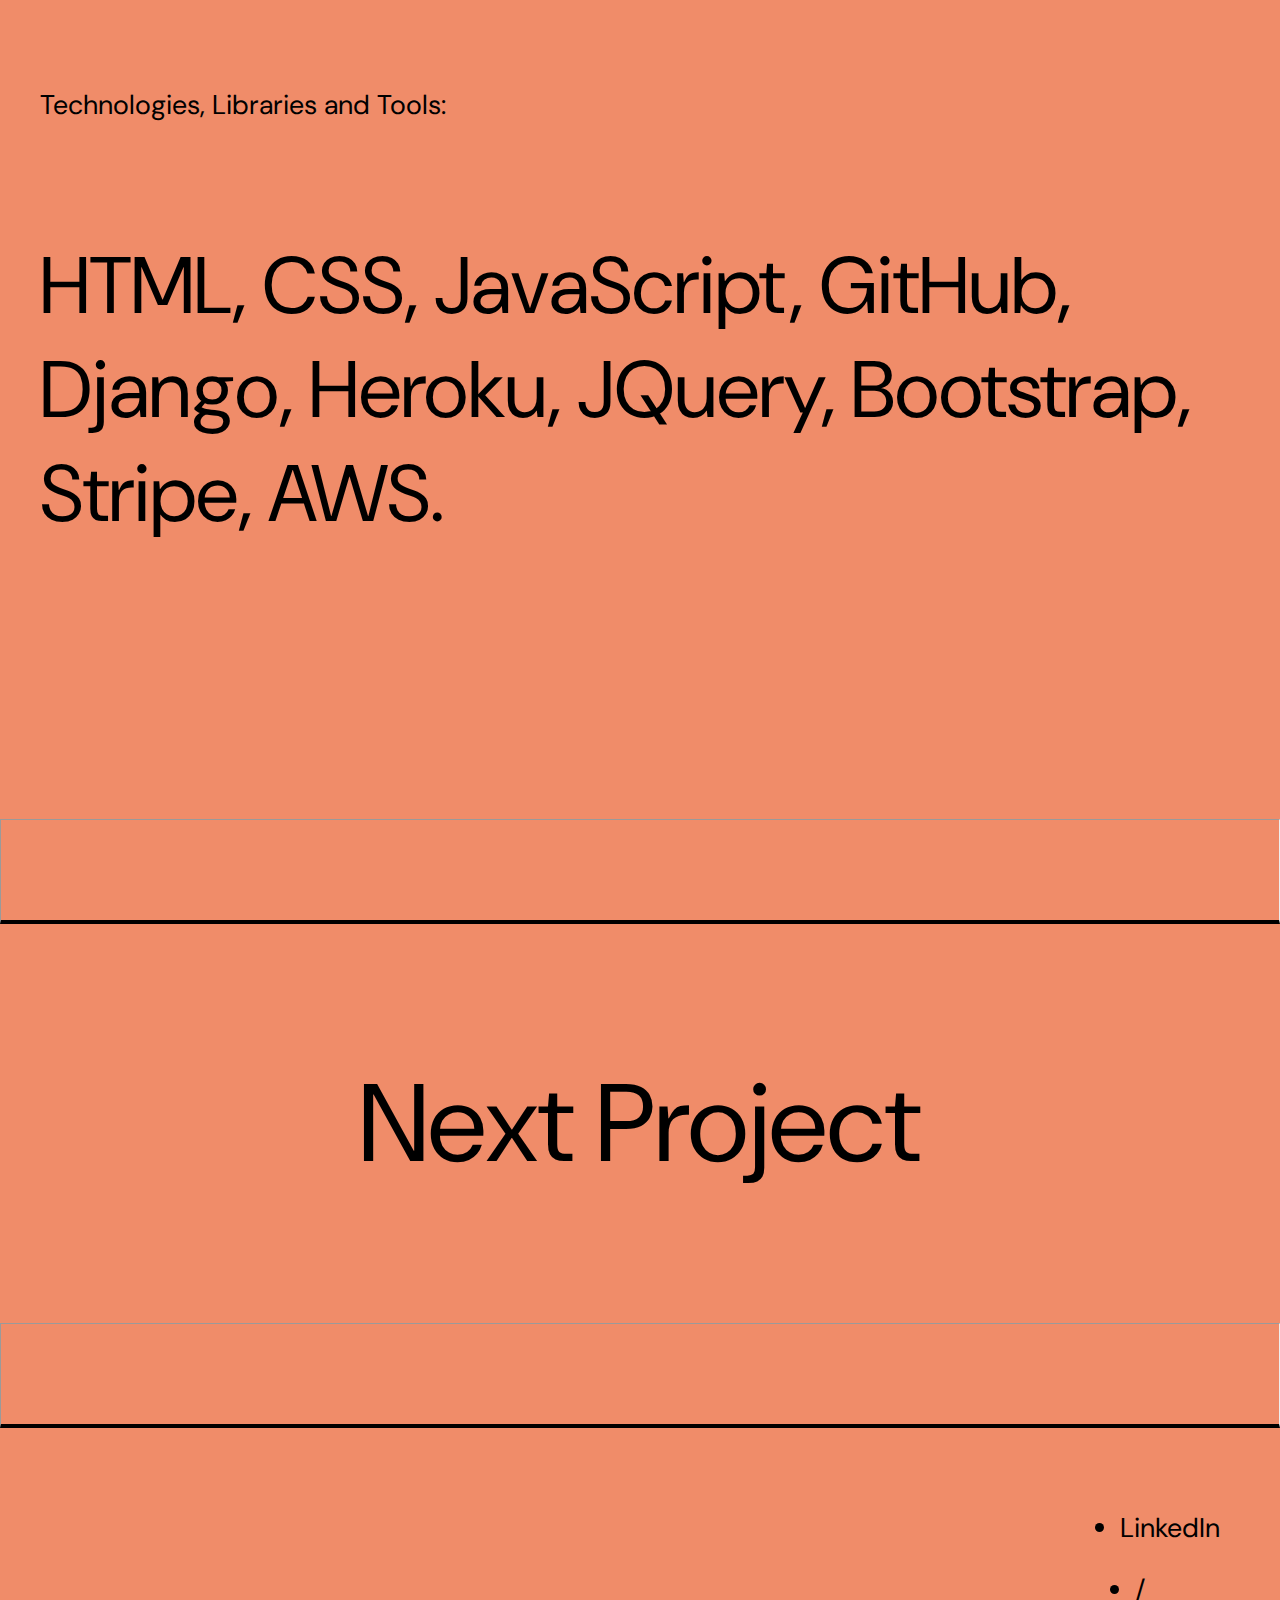
<file: project1.html>
<!DOCTYPE html>
<html lang="en">
  <head>
    <meta charset="UTF-8" />
    <meta http-equiv="X-UA-Compatible" content="IE=edge" />
    <meta name="viewport" content="width=device-width, initial-scale=1.0" />
    <link rel="preconnect" href="https://fonts.googleapis.com" />
    <link rel="preconnect" href="https://fonts.gstatic.com" crossorigin />
    <link
      href="https://fonts.googleapis.com/css2?family=DM+Sans:wght@400;500&display=swap"
      rel="stylesheet"
    />
    <link
      rel="stylesheet"
      href="https://cdn.jsdelivr.net/npm/bootstrap@5.1.3/dist/css/bootstrap.min.css"
      integrity="sha384-1BmE4kWBq78iYhFldvKuhfTAU6auU8tT94WrHftjDbrCEXSU1oBoqyl2QvZ6jIW3"
      crossorigin="anonymous"
    />
    <link
      rel="stylesheet"
      href="https://use.fontawesome.com/releases/v5.15.4/css/all.css"
      integrity="sha384-DyZ88mC6Up2uqS4h/KRgHuoeGwBcD4Ng9SiP4dIRy0EXTlnuz47vAwmeGwVChigm"
      crossorigin="anonymous"
    />
    <link rel="stylesheet" href="assets/css/style.css" />
    <link rel="icon" type="image/x-icon" href="assets/images/favicon.ico" />
    <title>Michelle Clement Portfolio</title>
  </head>
  <body>
    <!-- Header / Nav -->
    <header>
      <nav class="navbar navbar-border navbar-expand-lg">
        <div class="container-fluid nav-container">
          <a class="navbar-brand" href="index.html">MC.</a>
          <button
            class="navbar-toggler"
            type="button"
            data-bs-toggle="collapse"
            data-bs-target="#navbarSupportedContent"
            aria-controls="navbarSupportedContent"
            aria-expanded="false"
            aria-label="Toggle navigation"
          >
            <span class="toggler-icon"><i class="fas fa-bars"></i> </span>
          </button>
          <div
            class="collapse navbar-collapse justify-content-end"
            id="navbarSupportedContent"
          >
            <ul class="navbar-nav">
              <li class="nav-item nav-item-about p-nav">
                <a class="nav-link" aria-current="page" href="about.html"
                  >About</a
                >
              </li>
              <li class="nav-item p-nav">
                <a
                  class="nav-contact"
                  href="mailto:michellelclement@gmail.com?subject=Hello%20from%20your%20portfolio!"
                  >Contact</a
                >
              </li>
            </ul>
          </div>
        </div>
      </nav>
    </header>

    <!-- Project Title Section -->

    <section
      class="header-section header-section-subpage project-header-section"
    >
      <!-- Gradient -->
      <div class="gradient-1"></div>
      <div class="container content-container">
        <div class="row">
          <div class="col-12 header-large">Magnetic Eyes Lashes Store</div>
        </div>

        <div class="row">
          <div class="col-lg-6 offset-6 align-self-end sub-header">
            <h5>Full Stack Frameworks with Django</h5>
            <a
              class="button-main header-button project-launch-btn"
              href="https://magnetic-eyes.herokuapp.com/"
              target="_blank"
              >Launch Website</a
            >
          </div>
        </div>
      </div>
    </section>

    <div class="full-width-container scroll-for-details-container">
      <p>Scroll for details</p>
    </div>

    <hr />

    <!-- Project Image -->
    <section class="container">
      <div class="row project-page-img-row">
        <div class="project-page-img">
          <img
            src="assets/images/project-page-img.jpg"
            class="card-img"
            alt="Mockup images of Magnetic Eyes project website."
          />
        </div>
      </div>
    </section>

    <!-- Copy Section -->

    <section class="continer full-width-container intro-container">
      <div class="row intro-row">
        <div class="col-12 col-lg-9 offset-3 intro-col">
          <h2>
            Magnetic Eyes Lashes is a full-stack website based on business logic
            used to control a centrally-owned dataset.
          </h2>
        </div>
        <div class="col-12 col-lg-6 offset-6 intro-col">
          <h3>
            It is a responsive, custom-built website, designed and built with
            the users wants and needs first, whilst maintaining a high design
            standard and ease of use. <br /><br />
            The site uses an authentication mechanism and provides a payment
            service to purchase its products. For the site owner, it uses a
            central database to manage the website's products and a blog section
            for the site owner's marketing purposes.
            <br /><br />
            This was my final project in my Software Development course and it
            was graded with Distinction.
          </h3>
        </div>
      </div>
    </section>

    <section class="container full-width-container project-links-comtainer">
      <div class="col-lg-6 offset-6 align-self-end sub-header links">
        <a
          href="https://github.com/michellelclement/magnetic-eyes"
          target="_blank"
          ><h5>Visit GitHub Repository</h5></a
        >
      </div>
      <div class="col-lg-6 offset-6 align-self-end sub-header">
        <a
          class="button-main header-button project-launch-btn"
          href="https://magnetic-eyes.herokuapp.com/"
          target="_blank"
          >Launch Website</a
        >
      </div>
    </section>

    <!-- Technologies Section -->
    <section class="container content-container technologies-section">
      <div class="row">
        <div class="col">
          <h5>Technologies, Libraries and Tools:</h5>
          <h1>
            HTML, CSS, JavaScript, GitHub, Django, Heroku, JQuery, Bootstrap,
            Stripe, AWS.
          </h1>
        </div>
      </div>
    </section>

    <!-- Next Project Section -->
    <div class="hello-container">
      <hr />
      <div class="row bottom-section-row">
        <a href="project2.html">
          <div class="col-12 hello-text large-cta-text large-text-center">
            Next Project
          </div></a
        >
      </div>
      <hr />
    </div>

    <!-- Footer Section -->
    <div class="nav-container footer-container">
      <footer>
        <div class="nav footer-c">
          <p>&copy;2022 Michelle L Clement</p>
        </div>
        <ul class="nav footer-item links">
          <li>
            <p>
              <a
                href="https://www.linkedin.com/in/michellelclement/"
                target="_blank"
                >LinkedIn</a
              >
            </p>
          </li>
          <li class="footer-slash">/</li>
          <li>
            <p>
              <a href="https://github.com/michellelclement/" target="_blank"
                >GitHub</a
              >
            </p>
          </li>
          <li class="footer-slash">/</li>
          <li>
            <p>
              <a href="https://twitter.com/chelleclement" target="_blank"
                >Twitter</a
              >
            </p>
          </li>
          <li class="footer-slash">/</li>
          <li>
            <p>
              <a
                href="https://www.instagram.com/michelleclementphoto/"
                target="_blank"
                >Instagram</a
              >
            </p>
          </li>
        </ul>
      </footer>
    </div>

    <!-- Scripts -->
    <script
      src="https://cdn.jsdelivr.net/npm/bootstrap@5.1.3/dist/js/bootstrap.min.js"
      integrity="sha384-QJHtvGhmr9XOIpI6YVutG+2QOK9T+ZnN4kzFN1RtK3zEFEIsxhlmWl5/YESvpZ13"
      crossorigin="anonymous"
    ></script>
    <script
      src="https://code.jquery.com/jquery-3.6.0.min.js"
      integrity="sha256-/xUj+3OJU5yExlq6GSYGSHk7tPXikynS7ogEvDej/m4="
      crossorigin="anonymous"
    ></script>
    <script src="assets/js/projects.js"></script>
  </body>
</html>
</file>
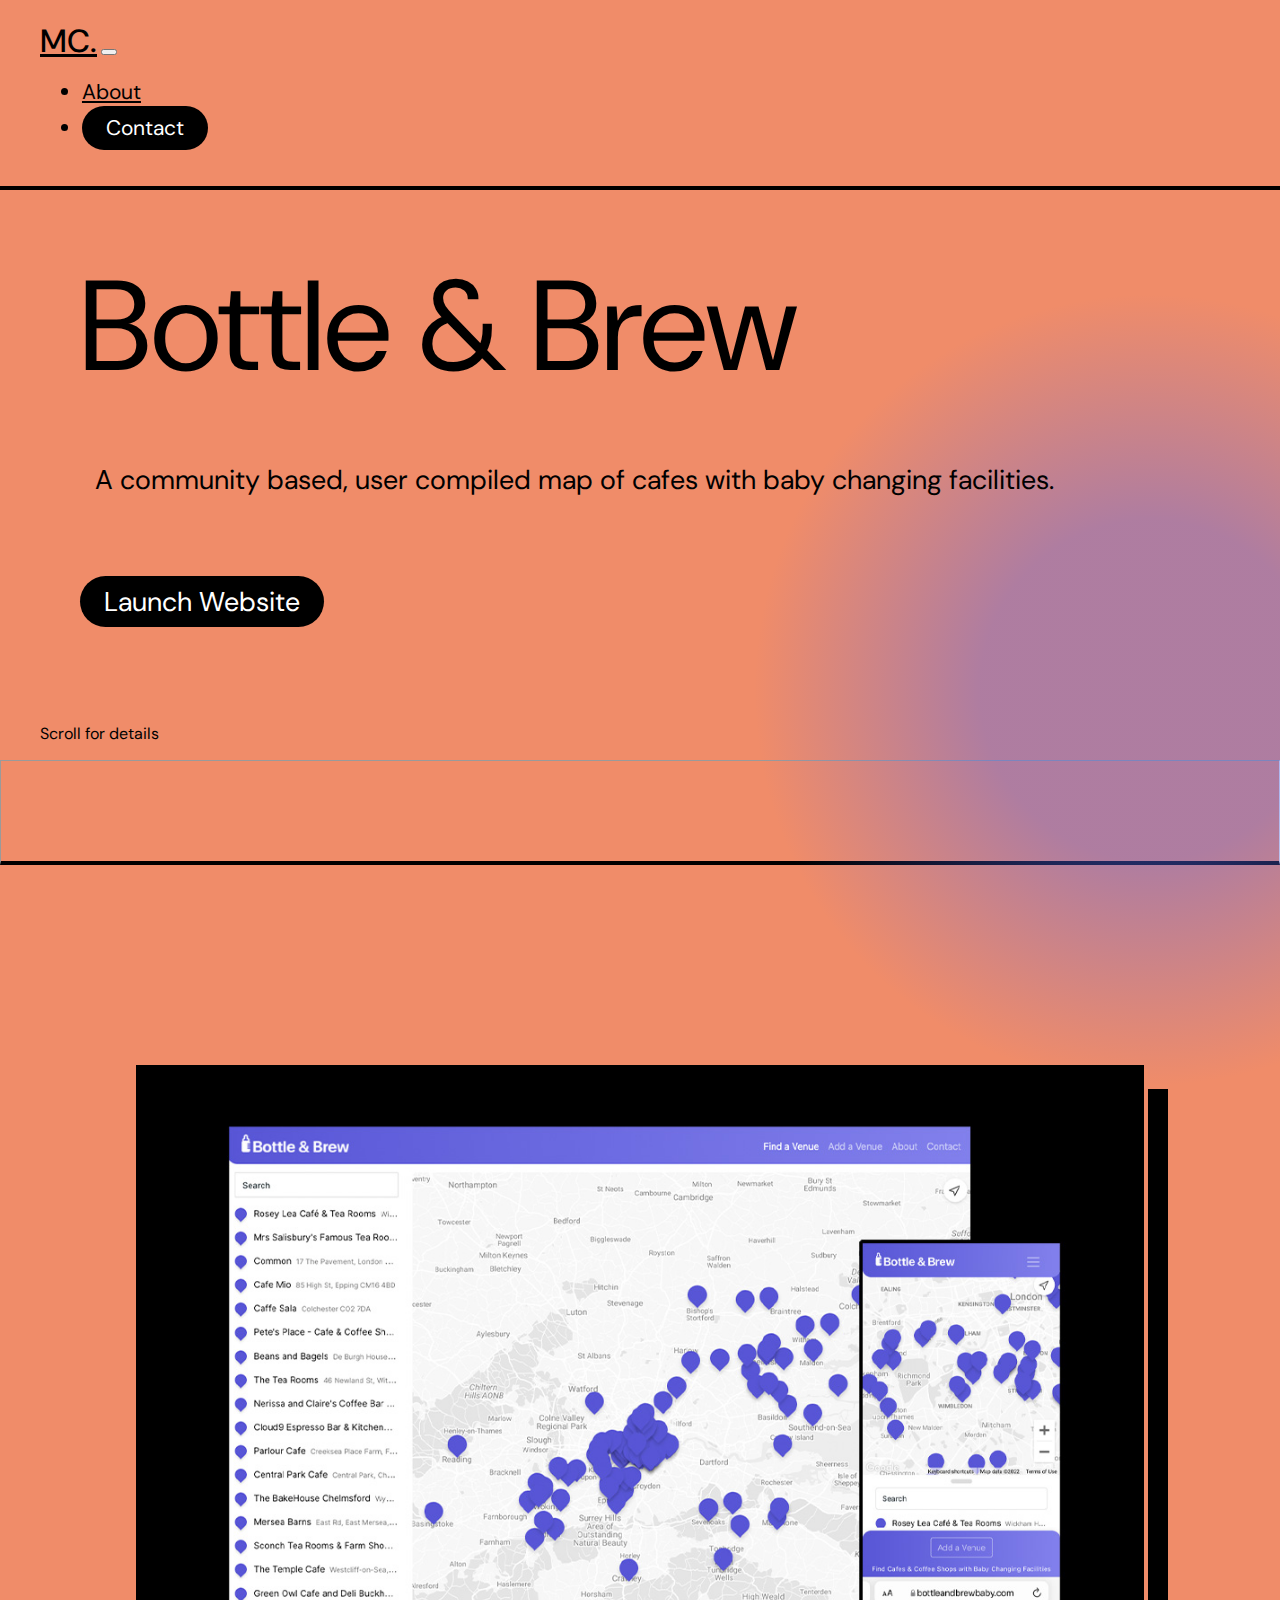
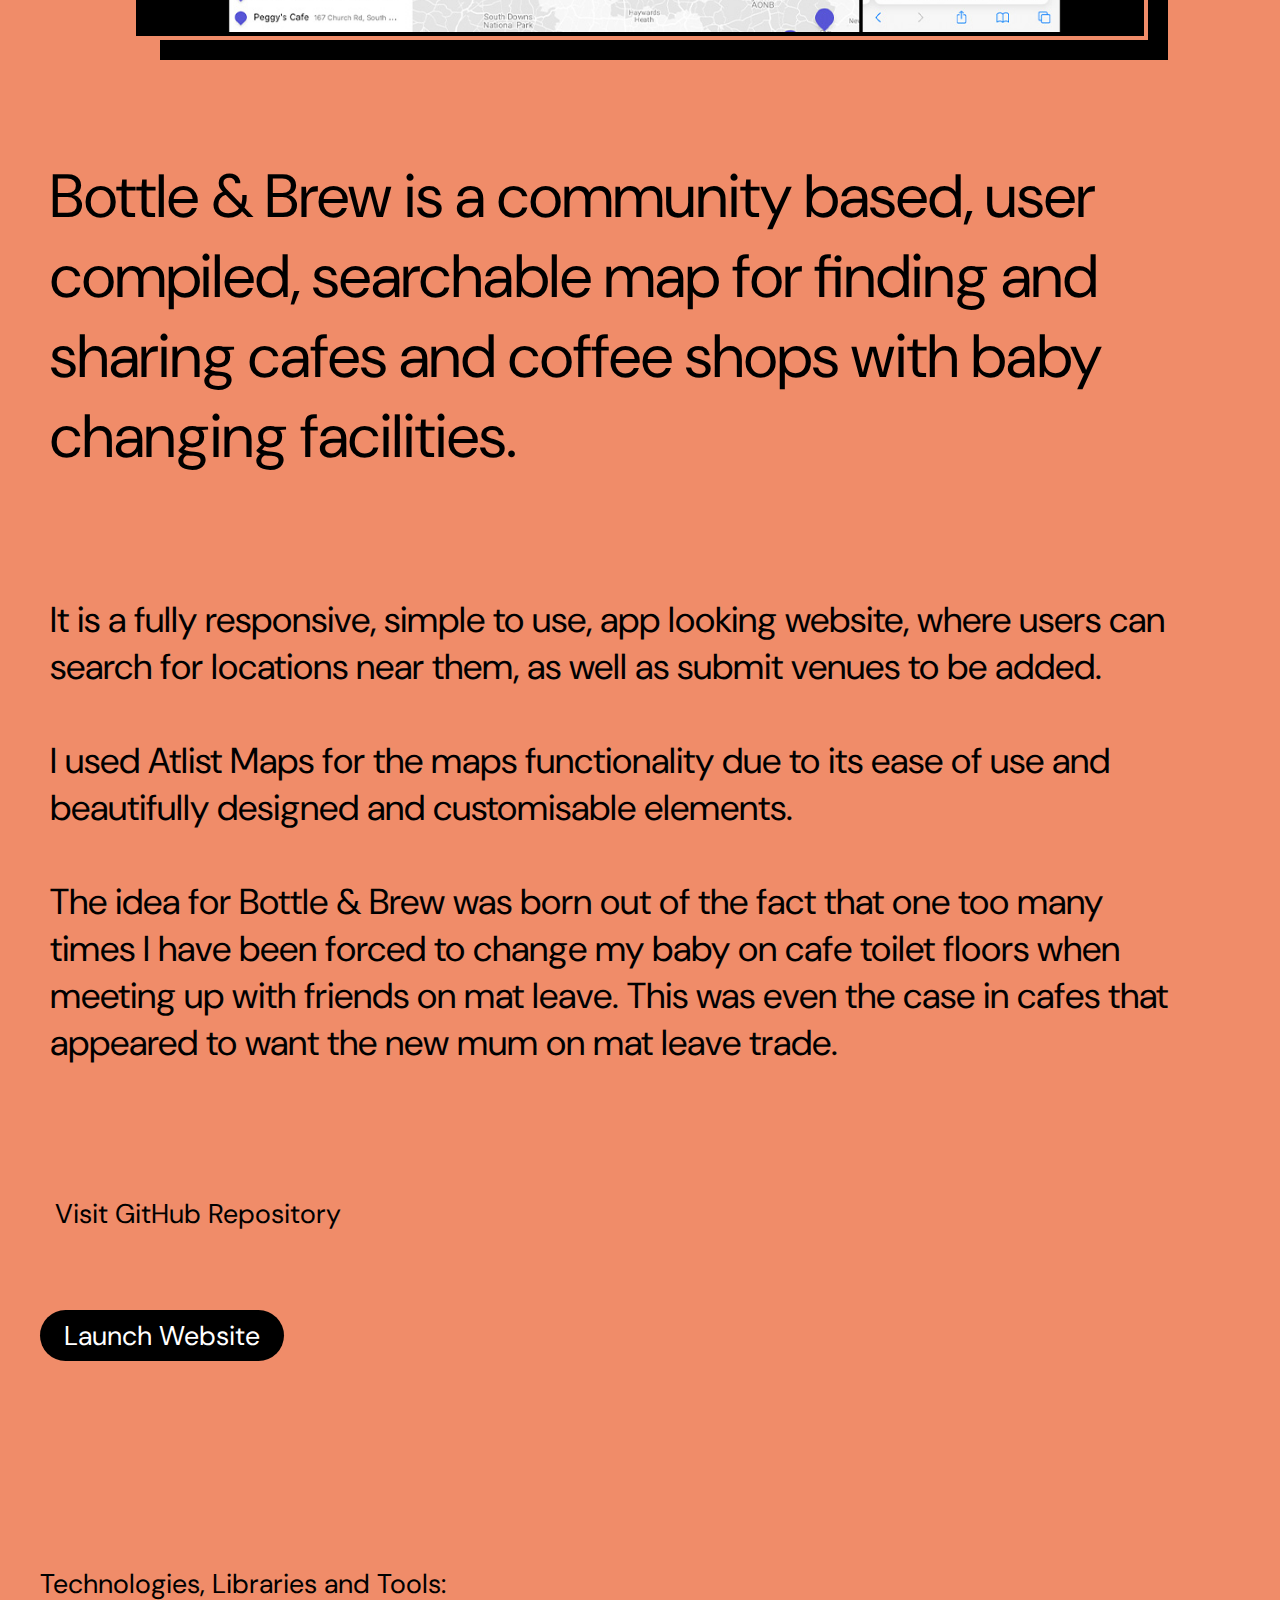
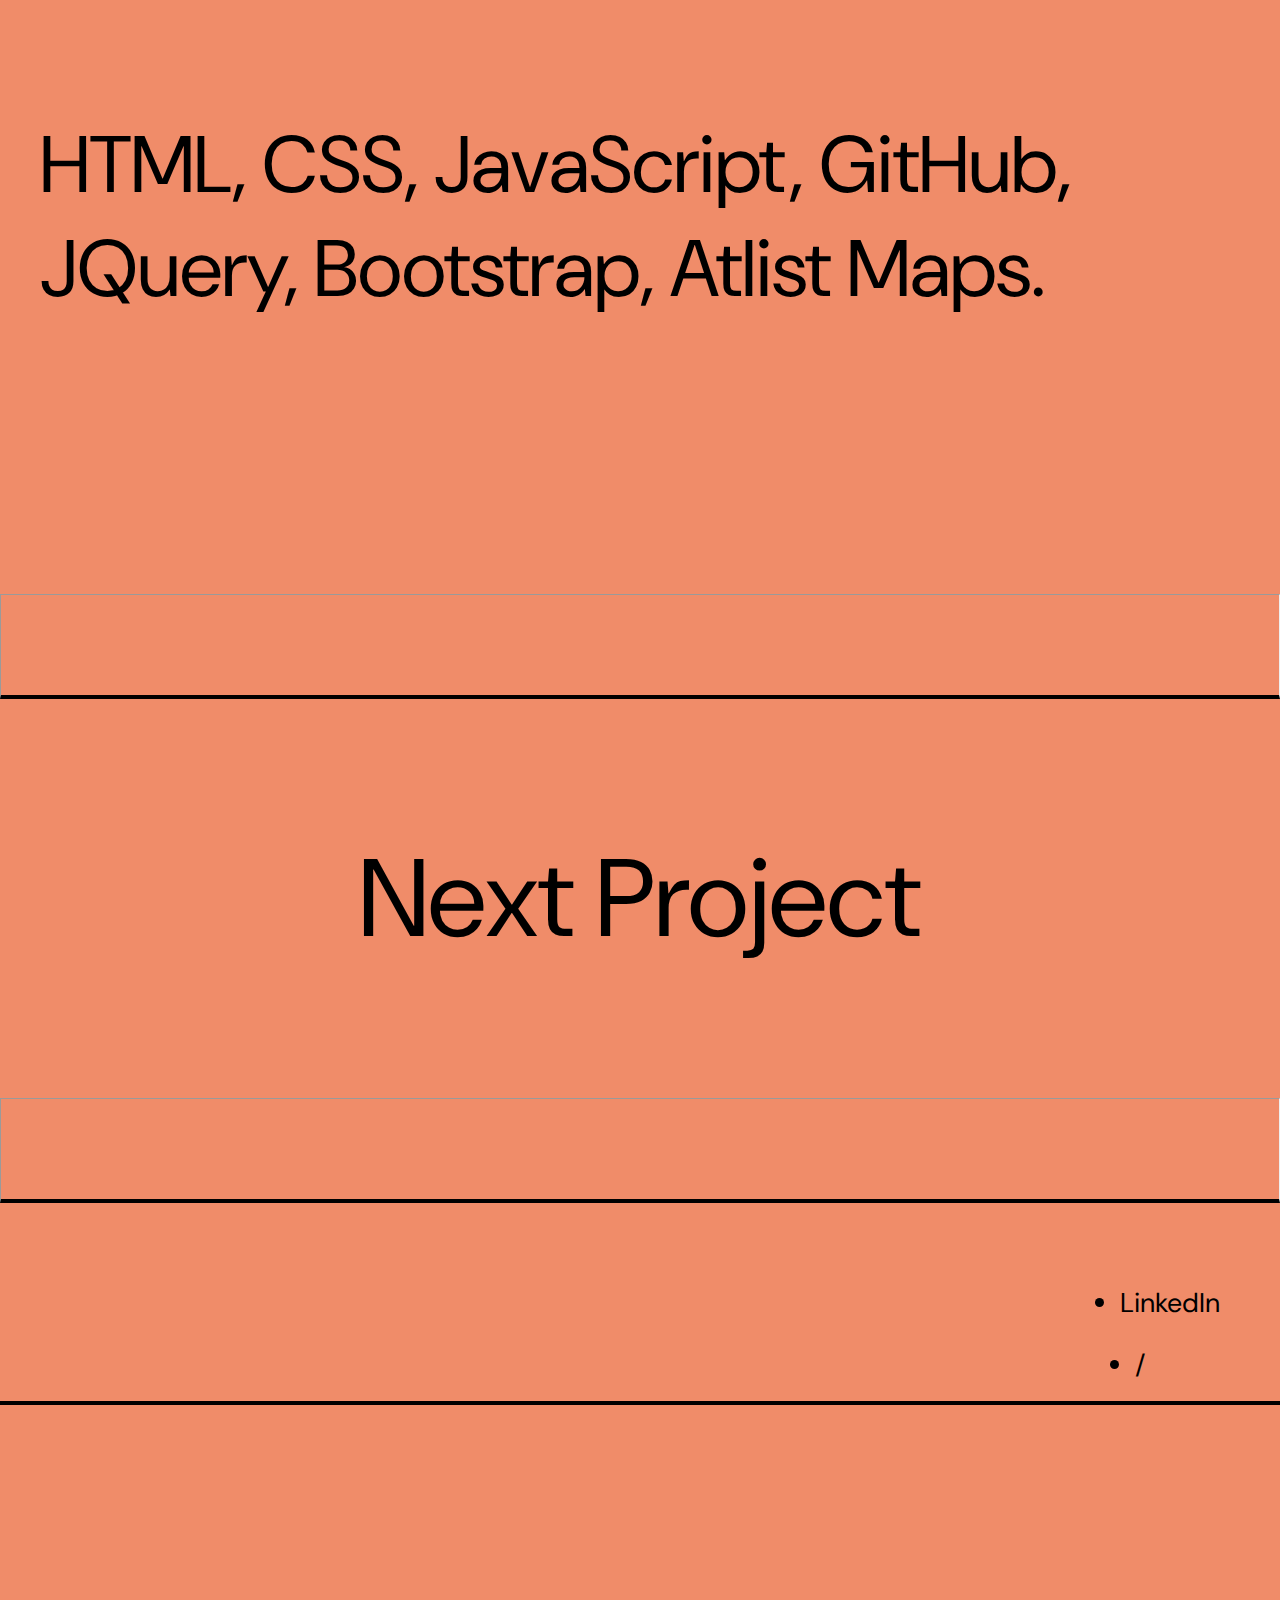
<file: project2.html>
<!DOCTYPE html>
<html lang="en">
  <head>
    <meta charset="UTF-8" />
    <meta http-equiv="X-UA-Compatible" content="IE=edge" />
    <meta name="viewport" content="width=device-width, initial-scale=1.0" />
    <link rel="preconnect" href="https://fonts.googleapis.com" />
    <link rel="preconnect" href="https://fonts.gstatic.com" crossorigin />
    <link
      href="https://fonts.googleapis.com/css2?family=DM+Sans:wght@400;500&display=swap"
      rel="stylesheet"
    />
    <link
      rel="stylesheet"
      href="https://cdn.jsdelivr.net/npm/bootstrap@5.1.3/dist/css/bootstrap.min.css"
      integrity="sha384-1BmE4kWBq78iYhFldvKuhfTAU6auU8tT94WrHftjDbrCEXSU1oBoqyl2QvZ6jIW3"
      crossorigin="anonymous"
    />
    <link
      rel="stylesheet"
      href="https://use.fontawesome.com/releases/v5.15.4/css/all.css"
      integrity="sha384-DyZ88mC6Up2uqS4h/KRgHuoeGwBcD4Ng9SiP4dIRy0EXTlnuz47vAwmeGwVChigm"
      crossorigin="anonymous"
    />
    <link rel="stylesheet" href="assets/css/style.css" />
    <link rel="icon" type="image/x-icon" href="assets/images/favicon.ico" />
    <title>Michelle Clement Portfolio</title>
  </head>
  <body>
    <!-- Header / Nav -->
    <header>
      <nav class="navbar navbar-border navbar-expand-lg">
        <div class="container-fluid nav-container">
          <a class="navbar-brand" href="index.html">MC.</a>
          <button
            class="navbar-toggler"
            type="button"
            data-bs-toggle="collapse"
            data-bs-target="#navbarSupportedContent"
            aria-controls="navbarSupportedContent"
            aria-expanded="false"
            aria-label="Toggle navigation"
          >
            <span class="toggler-icon"><i class="fas fa-bars"></i> </span>
          </button>
          <div
            class="collapse navbar-collapse justify-content-end"
            id="navbarSupportedContent"
          >
            <ul class="navbar-nav">
              <li class="nav-item nav-item-about p-nav">
                <a class="nav-link" aria-current="page" href="about.html"
                  >About</a
                >
              </li>
              <li class="nav-item p-nav">
                <a
                  class="nav-contact"
                  href="mailto:michellelclement@gmail.com?subject=Hello%20from%20your%20portfolio!"
                  >Contact</a
                >
              </li>
            </ul>
          </div>
        </div>
      </nav>
    </header>

    <!-- Project Title Section -->

    <section
      class="header-section header-section-subpage project-header-section"
    >
      <div class="gradient-1"></div>
      <div class="container content-container">
        <div class="row">
          <div class="col-12 header-large">Bottle & Brew</div>
        </div>

        <div class="row">
          <div class="col-lg-6 offset-6 align-self-end sub-header">
            <h5>
              A community based, user compiled map of cafes with baby changing
              facilities.
            </h5>
            <a
              class="button-main header-button project-launch-btn"
              href="https://www.bottleandbrewbaby.com/"
              target="_blank"
              >Launch Website</a
            >
          </div>
        </div>
      </div>
    </section>

    <div class="full-width-container scroll-for-details-container">
      <p>Scroll for details</p>
    </div>

    <hr />

    <!-- Project Image -->
    <section class="container">
      <div class="row project-page-img-row">
        <div class="project-page-img">
          <img
            src="assets/images/project-page-bottlebrew.jpg"
            class="card-img"
            alt="Mockup images of Bottle and Brew website."
          />
        </div>
      </div>
    </section>

    <!-- Copy Section -->

    <section class="continer full-width-container intro-container">
      <div class="row intro-row">
        <div class="col-12 col-lg-9 offset-3 intro-col">
          <h2>
            Bottle & Brew is a community based, user compiled, searchable map
            for finding and sharing cafes and coffee shops with baby changing
            facilities.
          </h2>
        </div>
        <div class="col-12 col-lg-6 offset-6 intro-col">
          <h3>
            It is a fully responsive, simple to use, app looking website, where
            users can search for locations near them, as well as submit venues
            to be added. <br /><br />
            I used Atlist Maps for the maps functionality due to its ease of use
            and beautifully designed and customisable elements.
            <br /><br />
            The idea for Bottle & Brew was born out of the fact that one too
            many times I have been forced to change my baby on cafe toilet
            floors when meeting up with friends on mat leave. This was even the
            case in cafes that appeared to want the new mum on mat leave trade.
          </h3>
        </div>
      </div>
    </section>

    <section class="container full-width-container project-links-comtainer">
      <div class="col-lg-6 offset-6 align-self-end sub-header links">
        <a
          href="https://github.com/michellelclement/bottle_and_brew"
          target="_blank"
          ><h5>Visit GitHub Repository</h5></a
        >
      </div>
      <div class="col-lg-6 offset-6 align-self-end sub-header">
        <a
          class="button-main header-button project-launch-btn"
          href="https://www.bottleandbrewbaby.com/"
          target="_blank"
          >Launch Website</a
        >
      </div>
    </section>

    <!-- Technologies Section -->
    <section>
      <div class="container content-container technologies-section">
        <div class="row">
          <div class="col">
            <h5>Technologies, Libraries and Tools:</h5>
            <h1>
              HTML, CSS, JavaScript, GitHub, JQuery, Bootstrap, Atlist Maps.
            </h1>
          </div>
        </div>
      </div>
    </section>

    <!-- Next Project Section -->
    <div class="hello-container">
      <hr />

      <div class="row bottom-section-row">
        <a href="project3.html">
          <div class="col-12 hello-text large-cta-text large-text-center">
            Next Project
          </div></a
        >
      </div>
      <hr />
    </div>

    <!-- Footer Section -->

    <div class="nav-container footer-container">
      <footer>
        <div class="nav footer-c">
          <p>&copy;2022 Michelle L Clement</p>
        </div>
        <ul class="nav footer-item links">
          <li>
            <p>
              <a
                href="https://www.linkedin.com/in/michellelclement/"
                target="_blank"
                >LinkedIn</a
              >
            </p>
          </li>
          <li class="footer-slash">/</li>
          <li>
            <p>
              <a href="https://github.com/michellelclement/" target="_blank"
                >GitHub</a
              >
            </p>
          </li>
          <li class="footer-slash">/</li>
          <li>
            <p>
              <a href="https://twitter.com/chelleclement" target="_blank"
                >Twitter</a
              >
            </p>
          </li>
          <li class="footer-slash">/</li>
          <li>
            <p>
              <a
                href="https://www.instagram.com/michelleclementphoto/"
                target="_blank"
                >Instagram</a
              >
            </p>
          </li>
        </ul>
      </footer>
    </div>

    <!-- Scripts -->
    <script
      src="https://cdn.jsdelivr.net/npm/bootstrap@5.1.3/dist/js/bootstrap.min.js"
      integrity="sha384-QJHtvGhmr9XOIpI6YVutG+2QOK9T+ZnN4kzFN1RtK3zEFEIsxhlmWl5/YESvpZ13"
      crossorigin="anonymous"
    ></script>
    <script
      src="https://code.jquery.com/jquery-3.6.0.min.js"
      integrity="sha256-/xUj+3OJU5yExlq6GSYGSHk7tPXikynS7ogEvDej/m4="
      crossorigin="anonymous"
    ></script>
    <script src="assets/js/projects.js"></script>
  </body>
</html>
</file>
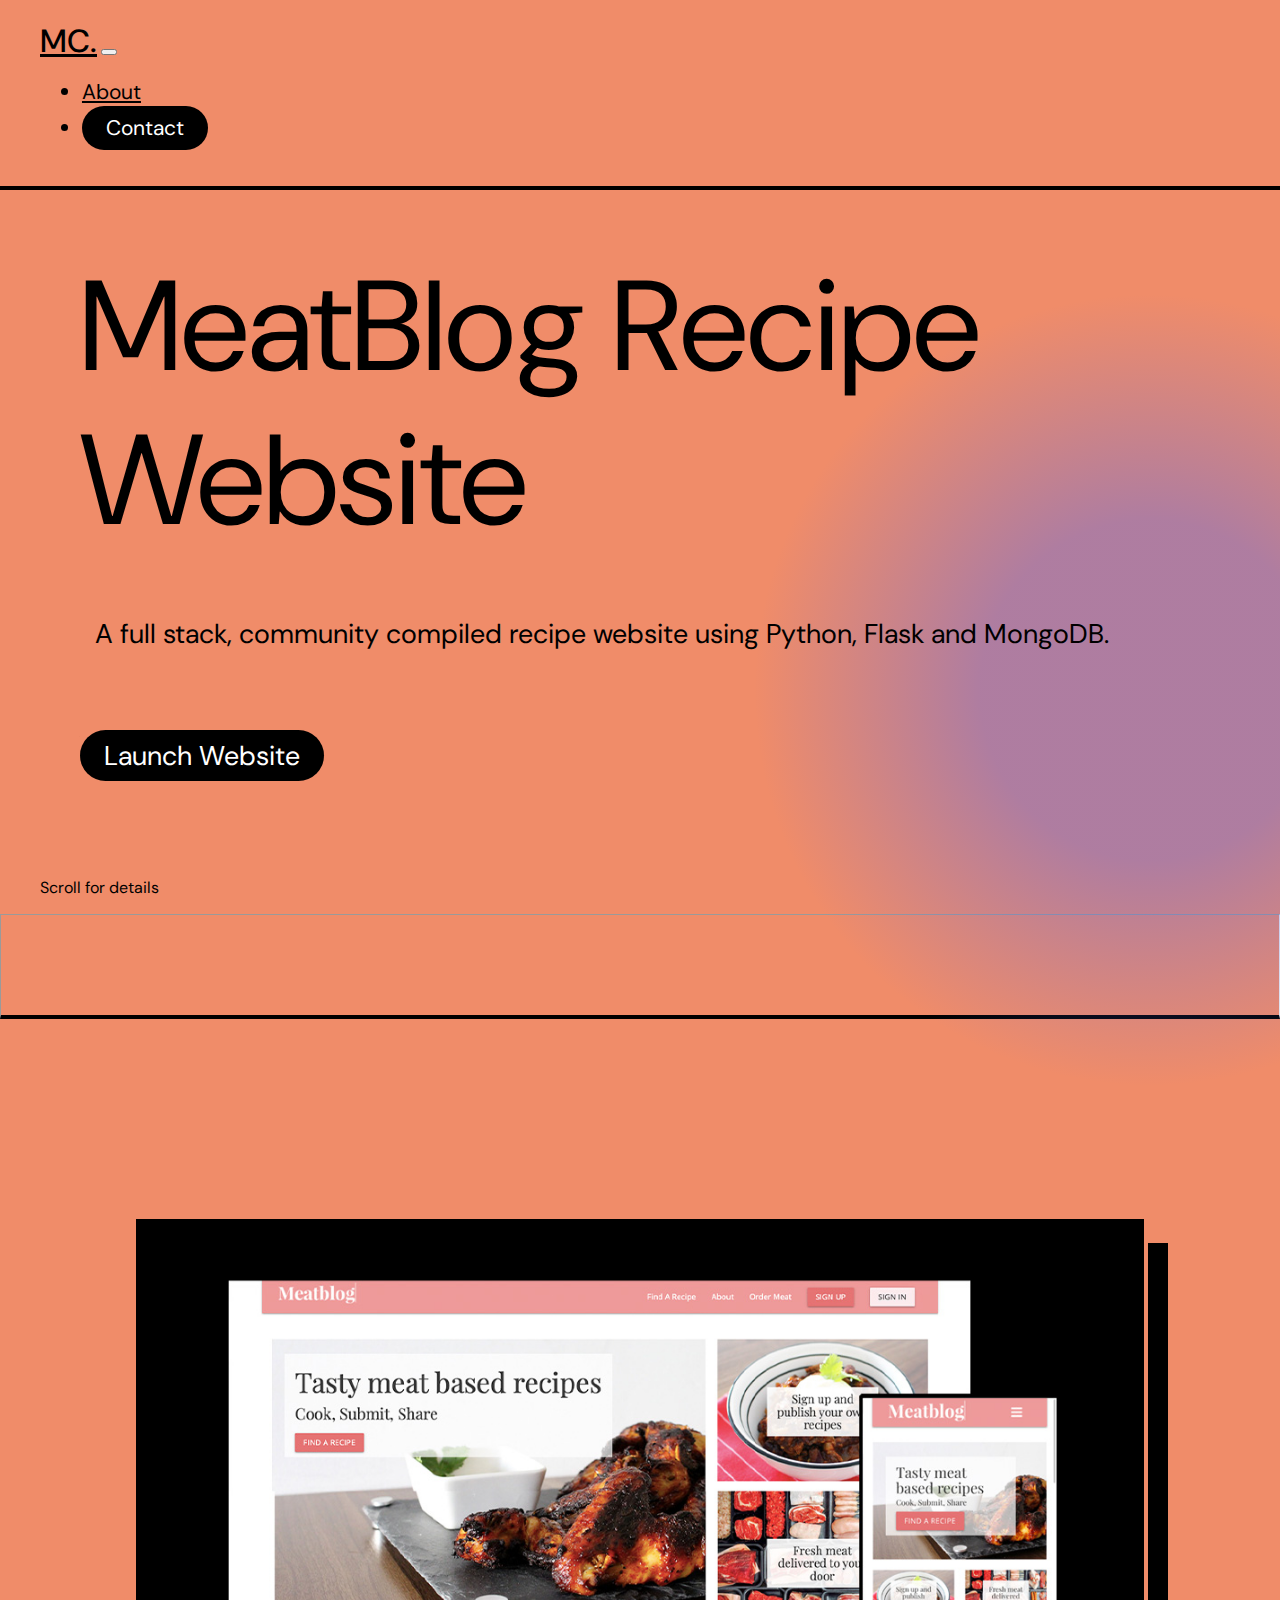
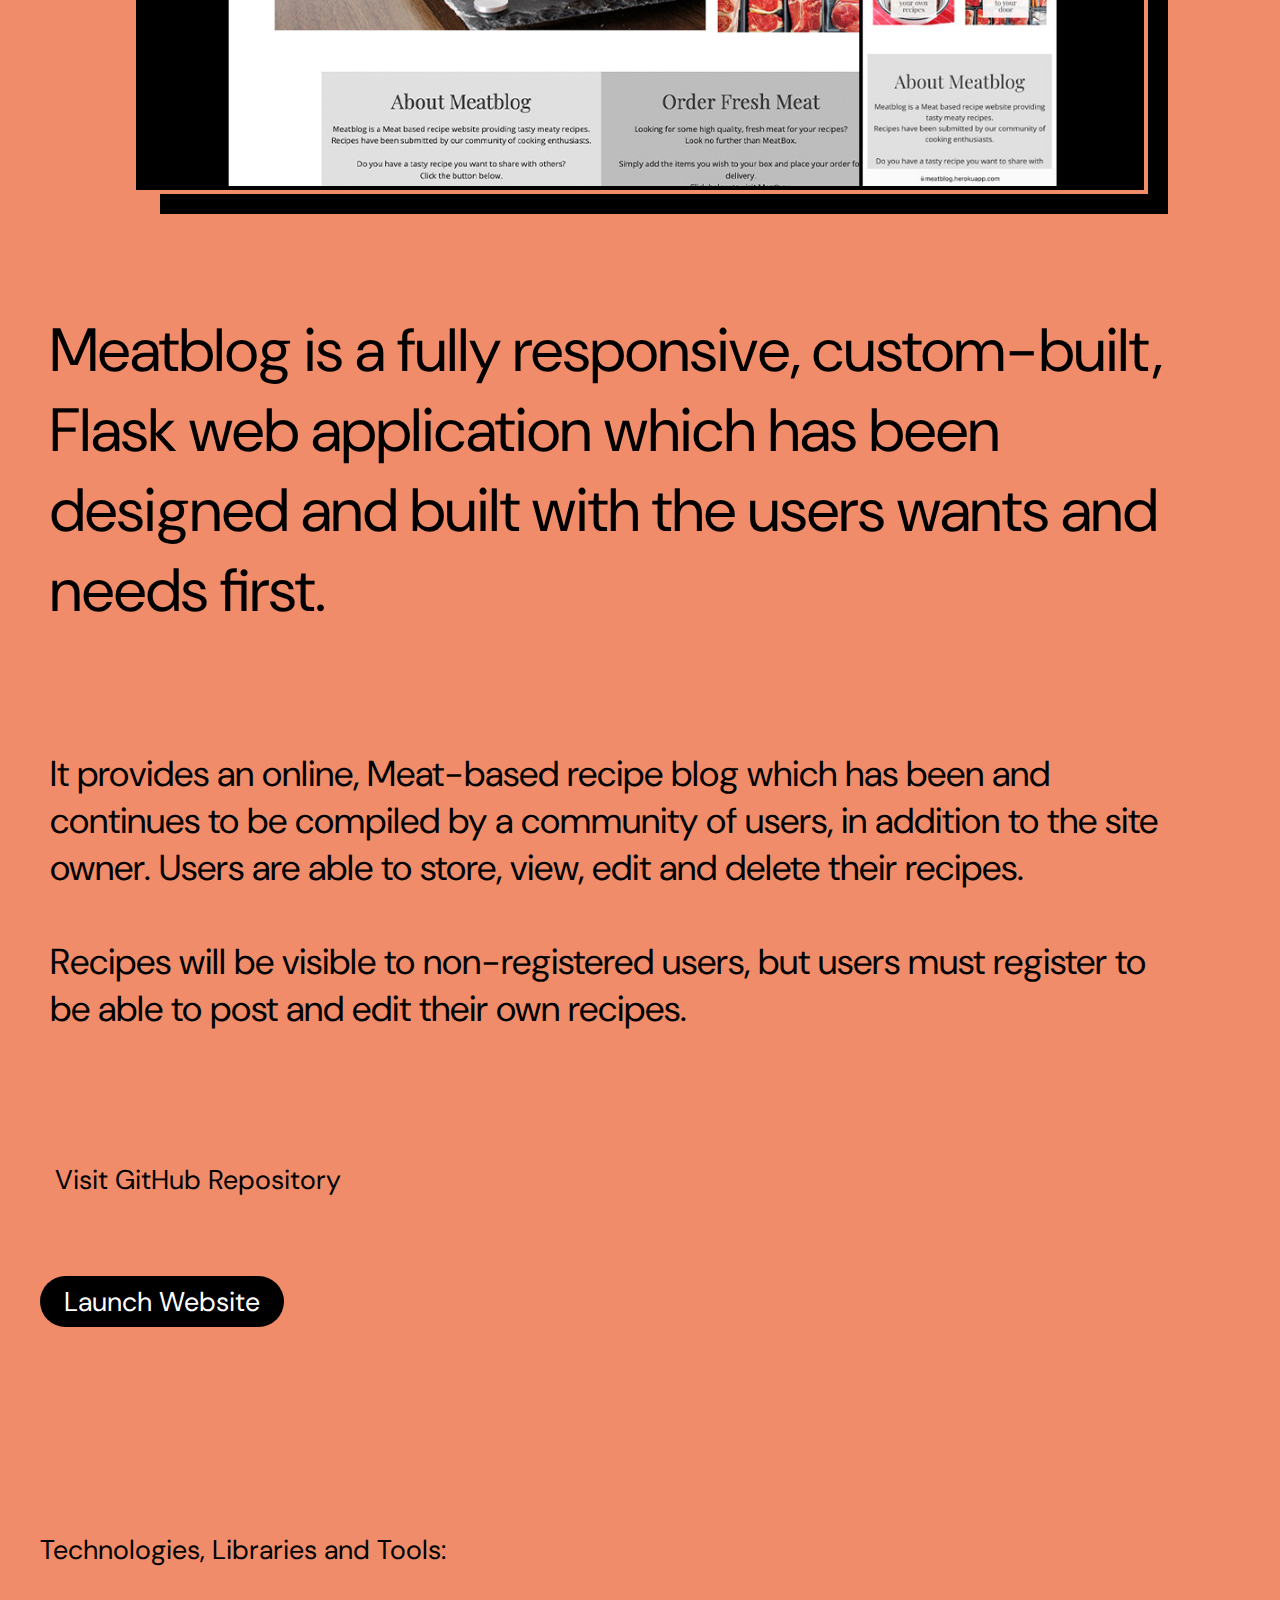
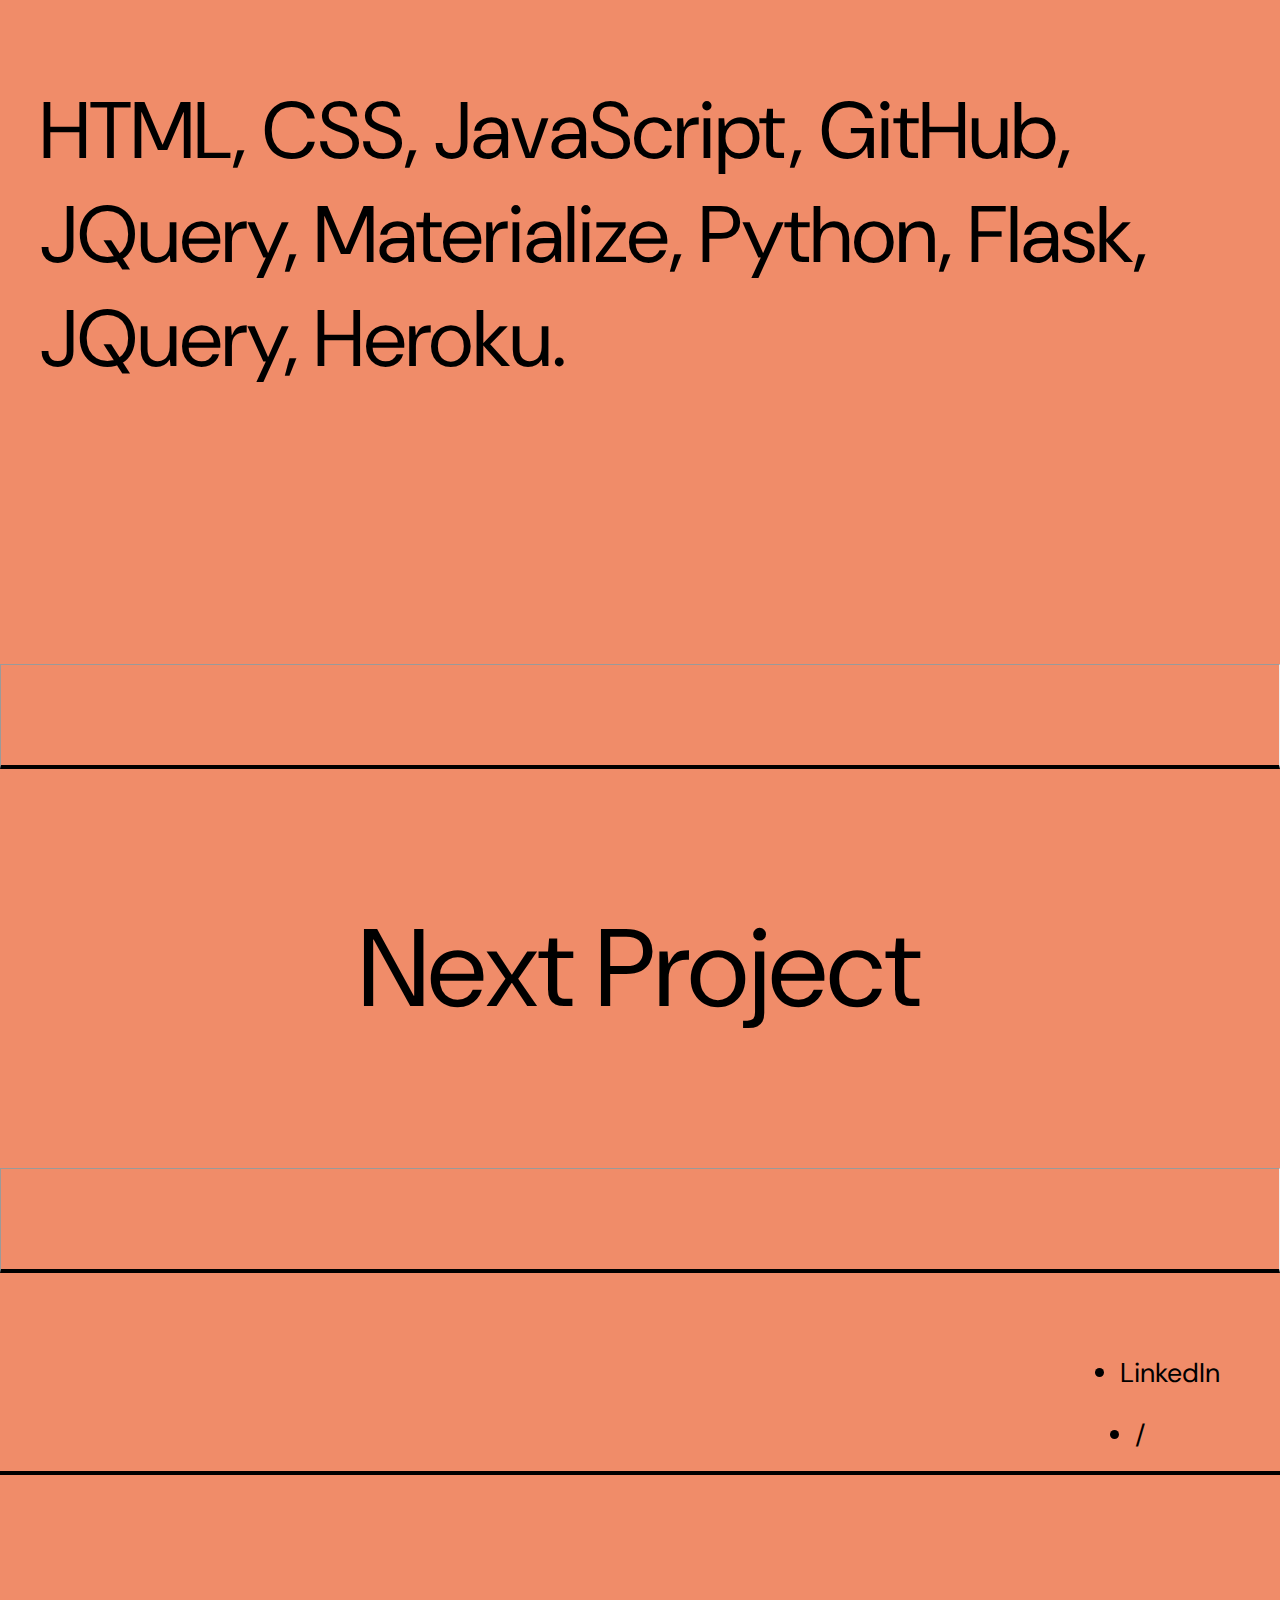
<file: project3.html>
<!DOCTYPE html>
<html lang="en">
  <head>
    <meta charset="UTF-8" />
    <meta http-equiv="X-UA-Compatible" content="IE=edge" />
    <meta name="viewport" content="width=device-width, initial-scale=1.0" />
    <link rel="preconnect" href="https://fonts.googleapis.com" />
    <link rel="preconnect" href="https://fonts.gstatic.com" crossorigin />
    <link
      href="https://fonts.googleapis.com/css2?family=DM+Sans:wght@400;500&display=swap"
      rel="stylesheet"
    />
    <link
      rel="stylesheet"
      href="https://cdn.jsdelivr.net/npm/bootstrap@5.1.3/dist/css/bootstrap.min.css"
      integrity="sha384-1BmE4kWBq78iYhFldvKuhfTAU6auU8tT94WrHftjDbrCEXSU1oBoqyl2QvZ6jIW3"
      crossorigin="anonymous"
    />
    <link
      rel="stylesheet"
      href="https://use.fontawesome.com/releases/v5.15.4/css/all.css"
      integrity="sha384-DyZ88mC6Up2uqS4h/KRgHuoeGwBcD4Ng9SiP4dIRy0EXTlnuz47vAwmeGwVChigm"
      crossorigin="anonymous"
    />
    <link rel="stylesheet" href="assets/css/style.css" />
    <link rel="icon" type="image/x-icon" href="assets/images/favicon.ico" />
    <title>Michelle Clement Portfolio</title>
  </head>
  <body>
    <!-- Header / Nav -->
    <header>
      <nav class="navbar navbar-border navbar-expand-lg">
        <div class="container-fluid nav-container">
          <a class="navbar-brand" href="index.html">MC.</a>
          <button
            class="navbar-toggler"
            type="button"
            data-bs-toggle="collapse"
            data-bs-target="#navbarSupportedContent"
            aria-controls="navbarSupportedContent"
            aria-expanded="false"
            aria-label="Toggle navigation"
          >
            <span class="toggler-icon"><i class="fas fa-bars"></i> </span>
          </button>
          <div
            class="collapse navbar-collapse justify-content-end"
            id="navbarSupportedContent"
          >
            <ul class="navbar-nav">
              <li class="nav-item nav-item-about p-nav">
                <a class="nav-link" aria-current="page" href="about.html"
                  >About</a
                >
              </li>
              <li class="nav-item p-nav">
                <a
                  class="nav-contact"
                  href="mailto:michellelclement@gmail.com?subject=Hello%20from%20your%20portfolio!"
                  >Contact</a
                >
              </li>
            </ul>
          </div>
        </div>
      </nav>
    </header>

    <!-- Project Title Section -->

    <section
      class="header-section header-section-subpage project-header-section"
    >
      <div class="gradient-1"></div>
      <div class="container content-container">
        <div class="row">
          <div class="col-12 header-large">MeatBlog Recipe Website</div>
        </div>

        <div class="row">
          <div class="col-lg-6 offset-6 align-self-end sub-header">
            <h5>
              A full stack, community compiled recipe website using Python,
              Flask and MongoDB.
            </h5>
            <a
              class="button-main header-button project-launch-btn"
              href="https://meatblog.herokuapp.com/"
              target="_blank"
              >Launch Website</a
            >
          </div>
        </div>
      </div>
    </section>

    <div class="full-width-container scroll-for-details-container">
      <p>Scroll for details</p>
    </div>
    <hr />

    <!-- Project Image -->
    <section class="container">
      <div class="row project-page-img-row">
        <div class="project-page-img">
          <img
            src="assets/images/project-page-meatblog.jpg"
            class="card-img"
            alt="Mockup images of MeatBlog project website."
          />
        </div>
      </div>
    </section>

    <!-- Copy Section -->

    <section class="continer full-width-container intro-container">
      <div class="row intro-row">
        <div class="col-12 col-lg-9 offset-3 intro-col">
          <h2>
            Meatblog is a fully responsive, custom-built, Flask web application
            which has been designed and built with the users wants and needs
            first.
          </h2>
        </div>
        <div class="col-12 col-lg-6 offset-6 intro-col">
          <h3>
            It provides an online, Meat-based recipe blog which has been and
            continues to be compiled by a community of users, in addition to the
            site owner. Users are able to store, view, edit and delete their
            recipes. <br /><br />
            Recipes will be visible to non-registered users, but users must
            register to be able to post and edit their own recipes.
          </h3>
        </div>
      </div>
    </section>

    <section class="container full-width-container project-links-comtainer">
      <div class="col-lg-6 offset-6 align-self-end sub-header links">
        <a href="https://github.com/michellelclement/meatblog" target="_blank"
          ><h5>Visit GitHub Repository</h5></a
        >
      </div>
      <div class="col-lg-6 offset-6 align-self-end sub-header">
        <a
          class="button-main header-button project-launch-btn"
          href="https://meatblog.herokuapp.com/"
          target="_blank"
          >Launch Website</a
        >
      </div>
    </section>

    <!-- Technologies Section -->
    <section>
      <div class="container content-container technologies-section">
        <div class="row">
          <div class="col">
            <h5>Technologies, Libraries and Tools:</h5>
            <h1>
              HTML, CSS, JavaScript, GitHub, JQuery, Materialize, Python, Flask,
              JQuery, Heroku.
            </h1>
          </div>
        </div>
      </div>
    </section>

    <!-- Next Project Section -->
    <div class="hello-container">
      <hr />

      <div class="row bottom-section-row">
        <a href="project4.html">
          <div class="col-12 hello-text large-cta-text large-text-center">
            Next Project
          </div></a
        >
      </div>
      <hr />
    </div>

    <!-- Footer Section -->

    <div class="nav-container footer-container">
      <footer>
        <div class="nav footer-c">
          <p>&copy;2022 Michelle L Clement</p>
        </div>
        <ul class="nav footer-item links">
          <li>
            <p>
              <a
                href="https://www.linkedin.com/in/michellelclement/"
                target="_blank"
                >LinkedIn</a
              >
            </p>
          </li>
          <li class="footer-slash">/</li>
          <li>
            <p>
              <a href="https://github.com/michellelclement/" target="_blank"
                >GitHub</a
              >
            </p>
          </li>
          <li class="footer-slash">/</li>
          <li>
            <p>
              <a href="https://twitter.com/chelleclement" target="_blank"
                >Twitter</a
              >
            </p>
          </li>
          <li class="footer-slash">/</li>
          <li>
            <p>
              <a
                href="https://www.instagram.com/michelleclementphoto/"
                target="_blank"
                >Instagram</a
              >
            </p>
          </li>
        </ul>
      </footer>
    </div>

    <!-- Scripts -->
    <script
      src="https://cdn.jsdelivr.net/npm/bootstrap@5.1.3/dist/js/bootstrap.min.js"
      integrity="sha384-QJHtvGhmr9XOIpI6YVutG+2QOK9T+ZnN4kzFN1RtK3zEFEIsxhlmWl5/YESvpZ13"
      crossorigin="anonymous"
    ></script>
    <script
      src="https://code.jquery.com/jquery-3.6.0.min.js"
      integrity="sha256-/xUj+3OJU5yExlq6GSYGSHk7tPXikynS7ogEvDej/m4="
      crossorigin="anonymous"
    ></script>
    <script src="assets/js/projects.js"></script>
  </body>
</html>
</file>
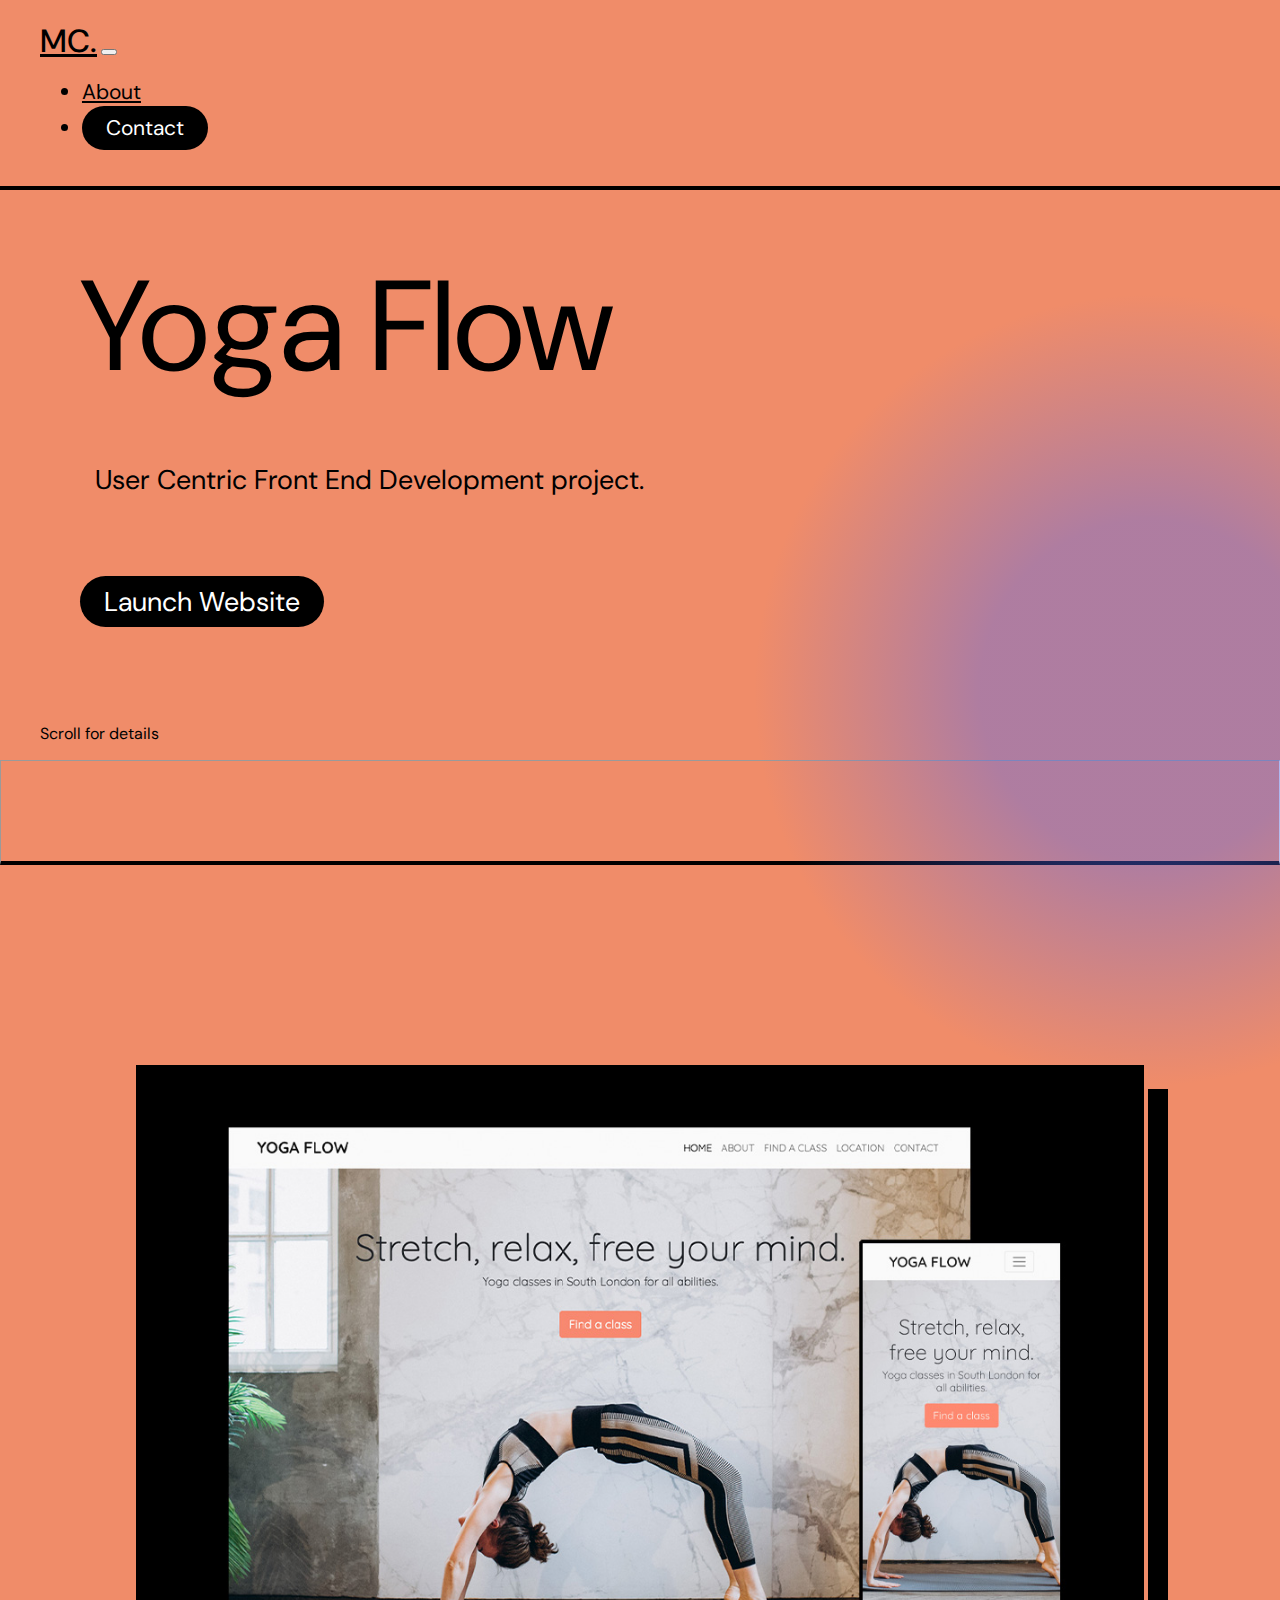
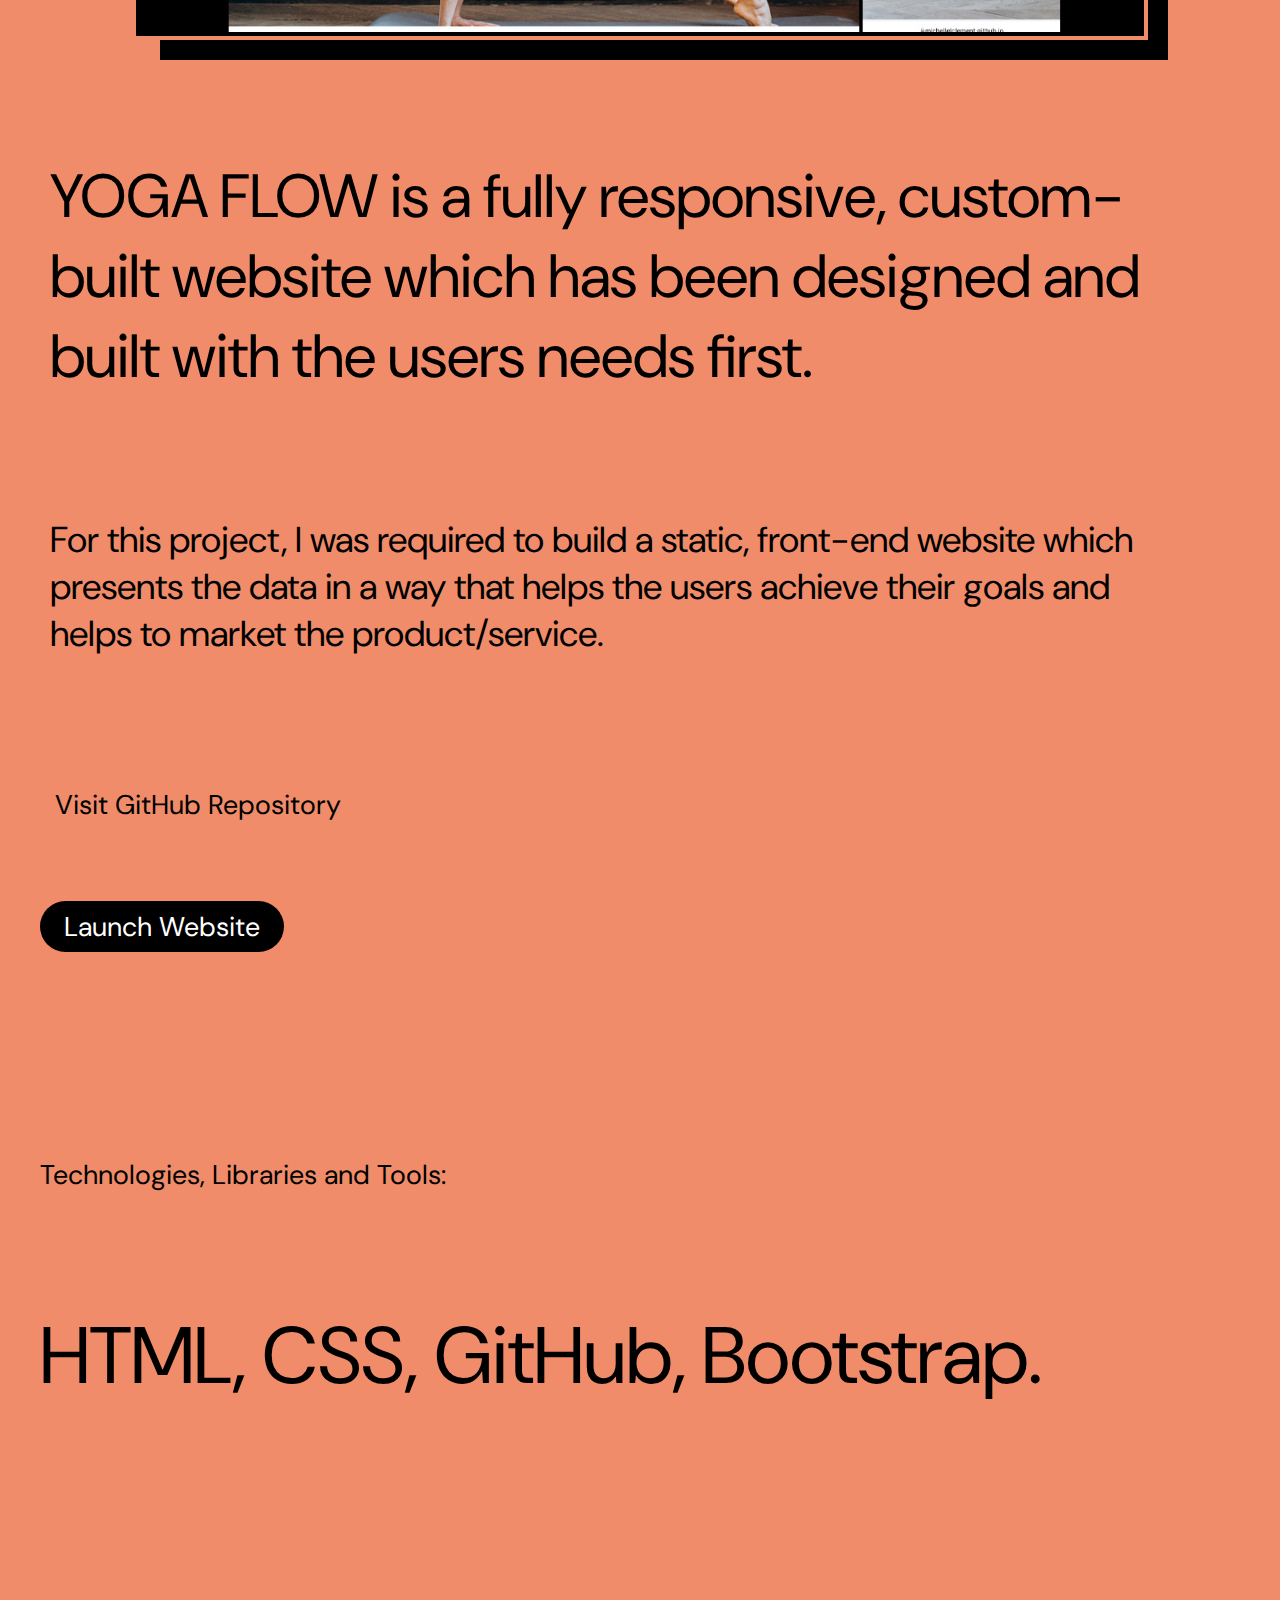
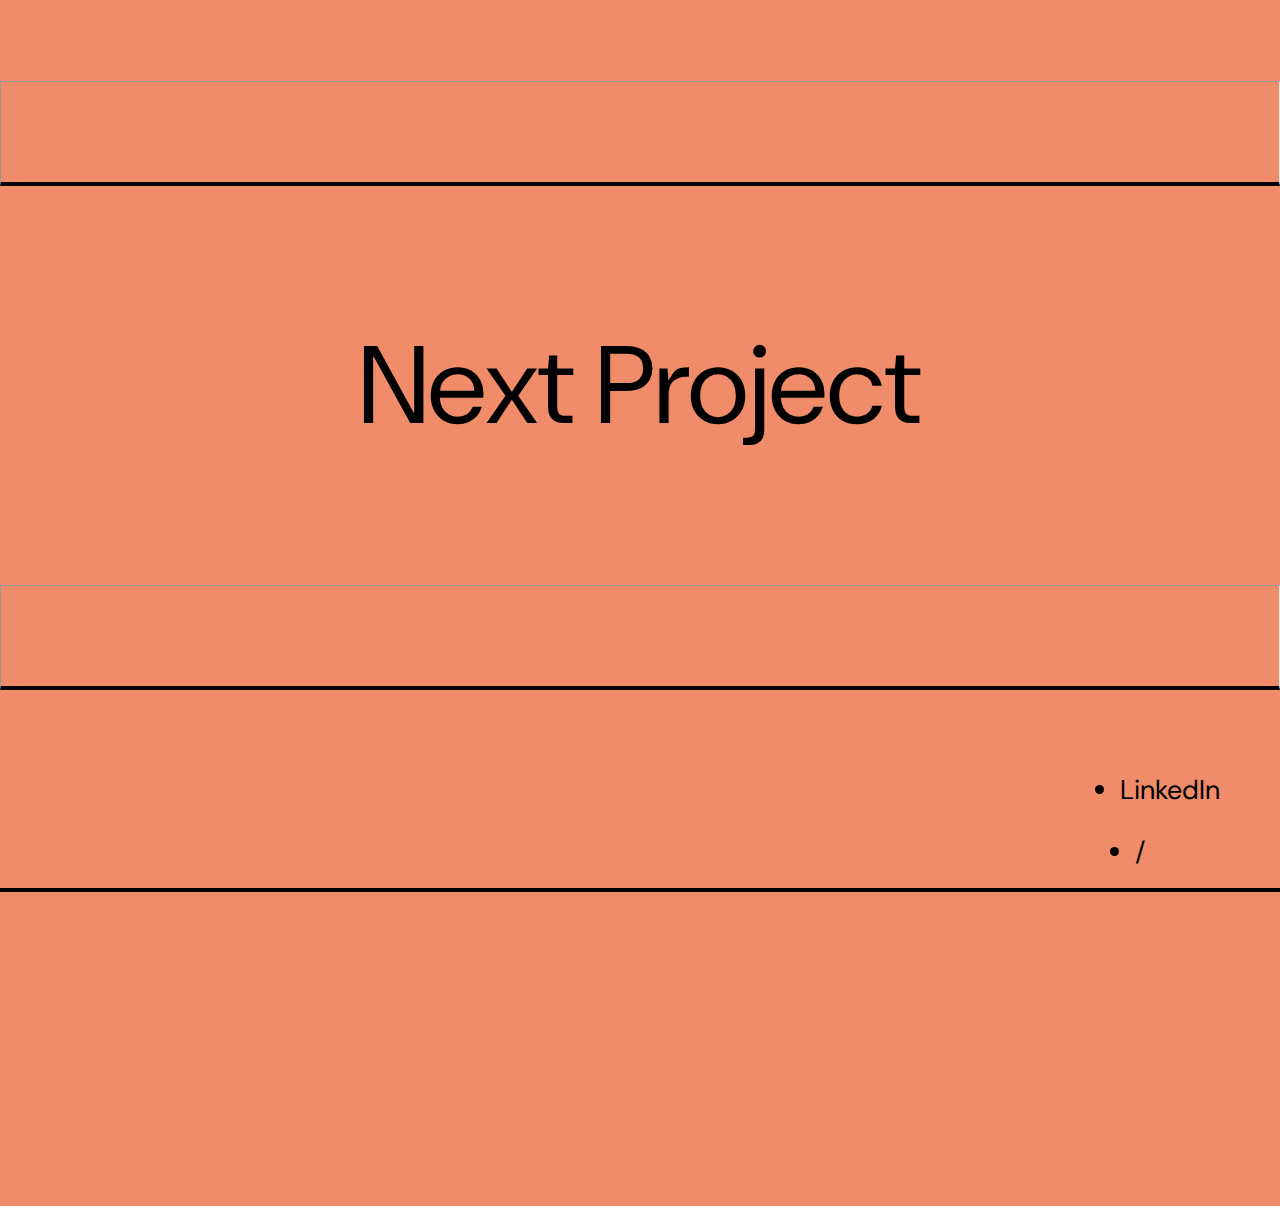
<file: project4.html>
<!DOCTYPE html>
<html lang="en">
  <head>
    <meta charset="UTF-8" />
    <meta http-equiv="X-UA-Compatible" content="IE=edge" />
    <meta name="viewport" content="width=device-width, initial-scale=1.0" />
    <link rel="preconnect" href="https://fonts.googleapis.com" />
    <link rel="preconnect" href="https://fonts.gstatic.com" crossorigin />
    <link
      href="https://fonts.googleapis.com/css2?family=DM+Sans:wght@400;500&display=swap"
      rel="stylesheet"
    />
    <link
      rel="stylesheet"
      href="https://cdn.jsdelivr.net/npm/bootstrap@5.1.3/dist/css/bootstrap.min.css"
      integrity="sha384-1BmE4kWBq78iYhFldvKuhfTAU6auU8tT94WrHftjDbrCEXSU1oBoqyl2QvZ6jIW3"
      crossorigin="anonymous"
    />
    <link
      rel="stylesheet"
      href="https://use.fontawesome.com/releases/v5.15.4/css/all.css"
      integrity="sha384-DyZ88mC6Up2uqS4h/KRgHuoeGwBcD4Ng9SiP4dIRy0EXTlnuz47vAwmeGwVChigm"
      crossorigin="anonymous"
    />
    <link rel="stylesheet" href="assets/css/style.css" />
    <link rel="icon" type="image/x-icon" href="assets/images/favicon.ico" />
    <title>Michelle Clement Portfolio</title>
  </head>
  <body>
    <!-- Header / Nav -->
    <header>
      <nav class="navbar navbar-border navbar-expand-lg">
        <div class="container-fluid nav-container">
          <a class="navbar-brand" href="index.html">MC.</a>
          <button
            class="navbar-toggler"
            type="button"
            data-bs-toggle="collapse"
            data-bs-target="#navbarSupportedContent"
            aria-controls="navbarSupportedContent"
            aria-expanded="false"
            aria-label="Toggle navigation"
          >
            <span class="toggler-icon"><i class="fas fa-bars"></i> </span>
          </button>
          <div
            class="collapse navbar-collapse justify-content-end"
            id="navbarSupportedContent"
          >
            <ul class="navbar-nav">
              <li class="nav-item nav-item-about p-nav">
                <a class="nav-link" aria-current="page" href="about.html"
                  >About</a
                >
              </li>
              <li class="nav-item p-nav">
                <a
                  class="nav-contact"
                  href="mailto:michellelclement@gmail.com?subject=Hello%20from%20your%20portfolio!"
                  >Contact</a
                >
              </li>
            </ul>
          </div>
        </div>
      </nav>
    </header>

    <!-- Project Title Section -->

    <section
      class="header-section header-section-subpage project-header-section"
    >
      <div class="gradient-1"></div>
      <div class="container content-container">
        <div class="row">
          <div class="col-12 header-large">Yoga Flow</div>
        </div>

        <div class="row">
          <div class="col-lg-6 offset-6 align-self-end sub-header">
            <h5>User Centric Front End Development project.</h5>
            <a
              class="button-main header-button project-launch-btn"
              href="https://michellelclement.github.io/yoga-flow-ms1/"
              target="_blank"
              >Launch Website</a
            >
          </div>
        </div>
      </div>
    </section>

    <div class="full-width-container scroll-for-details-container">
      <p>Scroll for details</p>
    </div>
    <hr />

    <!-- Project Image -->
    <section class="container">
      <div class="row project-page-img-row">
        <div class="project-page-img">
          <img
            src="assets/images/project-page-yogaflow.jpg"
            class="card-img"
            alt="Mockup images of Yoga Flow project website."
          />
        </div>
      </div>
    </section>

    <!-- Copy Section -->

    <section class="continer full-width-container intro-container">
      <div class="row intro-row">
        <div class="col-12 col-lg-9 offset-3 intro-col">
          <h2>
            YOGA FLOW is a fully responsive, custom-built website which has been
            designed and built with the users needs first.
          </h2>
        </div>
        <div class="col-12 col-lg-6 offset-6 intro-col">
          <h3>
            For this project, I was required to build a static, front-end
            website which presents the data in a way that helps the users
            achieve their goals and helps to market the product/service.
          </h3>
        </div>
      </div>
    </section>

    <section class="container full-width-container project-links-comtainer">
      <div class="col-lg-6 offset-6 align-self-end sub-header links">
        <a
          href="https://github.com/michellelclement/yoga-flow-ms1"
          target="_blank"
          ><h5>Visit GitHub Repository</h5></a
        >
      </div>
      <div class="col-lg-6 offset-6 align-self-end sub-header">
        <a
          class="button-main header-button project-launch-btn"
          href="https://michellelclement.github.io/yoga-flow-ms1/"
          target="_blank"
          >Launch Website</a
        >
      </div>
    </section>

    <!-- Technologies Section -->
    <section>
      <div class="container content-container technologies-section">
        <div class="row">
          <div class="col">
            <h5>Technologies, Libraries and Tools:</h5>
            <h1>HTML, CSS, GitHub, Bootstrap.</h1>
          </div>
        </div>
      </div>
    </section>

    <!-- Next Project Section -->
    <div class="hello-container">
      <hr />

      <div class="row bottom-section-row">
        <a href="project5.html">
          <div class="col-12 hello-text large-cta-text large-text-center">
            Next Project
          </div></a
        >
      </div>
      <hr />
    </div>

    <!-- Footer Section -->
    <div class="nav-container footer-container">
      <footer>
        <div class="nav footer-c">
          <p>&copy;2022 Michelle L Clement</p>
        </div>
        <ul class="nav footer-item links">
          <li>
            <p>
              <a
                href="https://www.linkedin.com/in/michellelclement/"
                target="_blank"
                >LinkedIn</a
              >
            </p>
          </li>
          <li class="footer-slash">/</li>
          <li>
            <p>
              <a href="https://github.com/michellelclement/" target="_blank"
                >GitHub</a
              >
            </p>
          </li>
          <li class="footer-slash">/</li>
          <li>
            <p>
              <a href="https://twitter.com/chelleclement" target="_blank"
                >Twitter</a
              >
            </p>
          </li>
          <li class="footer-slash">/</li>
          <li>
            <p>
              <a
                href="https://www.instagram.com/michelleclementphoto/"
                target="_blank"
                >Instagram</a
              >
            </p>
          </li>
        </ul>
      </footer>
    </div>

    <!-- Scripts -->
    <script
      src="https://cdn.jsdelivr.net/npm/bootstrap@5.1.3/dist/js/bootstrap.min.js"
      integrity="sha384-QJHtvGhmr9XOIpI6YVutG+2QOK9T+ZnN4kzFN1RtK3zEFEIsxhlmWl5/YESvpZ13"
      crossorigin="anonymous"
    ></script>
    <script
      src="https://code.jquery.com/jquery-3.6.0.min.js"
      integrity="sha256-/xUj+3OJU5yExlq6GSYGSHk7tPXikynS7ogEvDej/m4="
      crossorigin="anonymous"
    ></script>
    <script src="assets/js/projects.js"></script>
  </body>
</html>
</file>
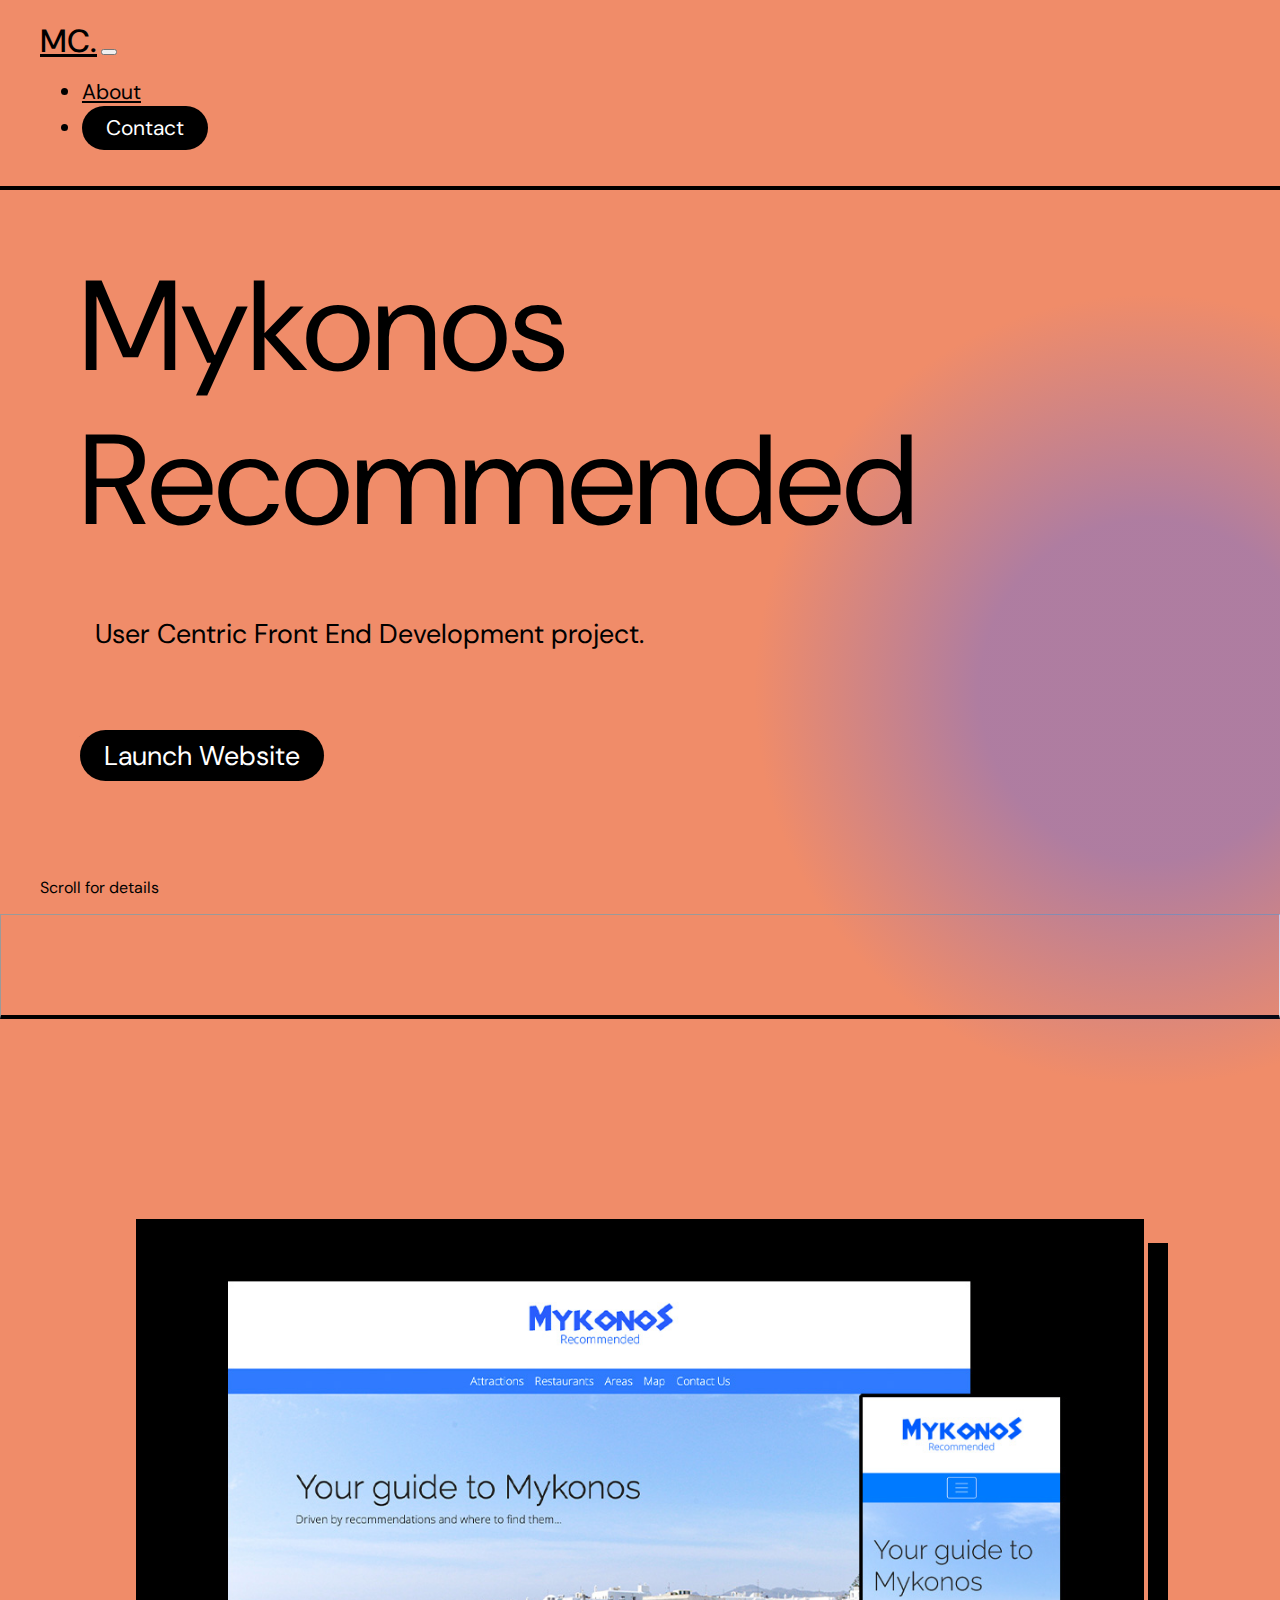
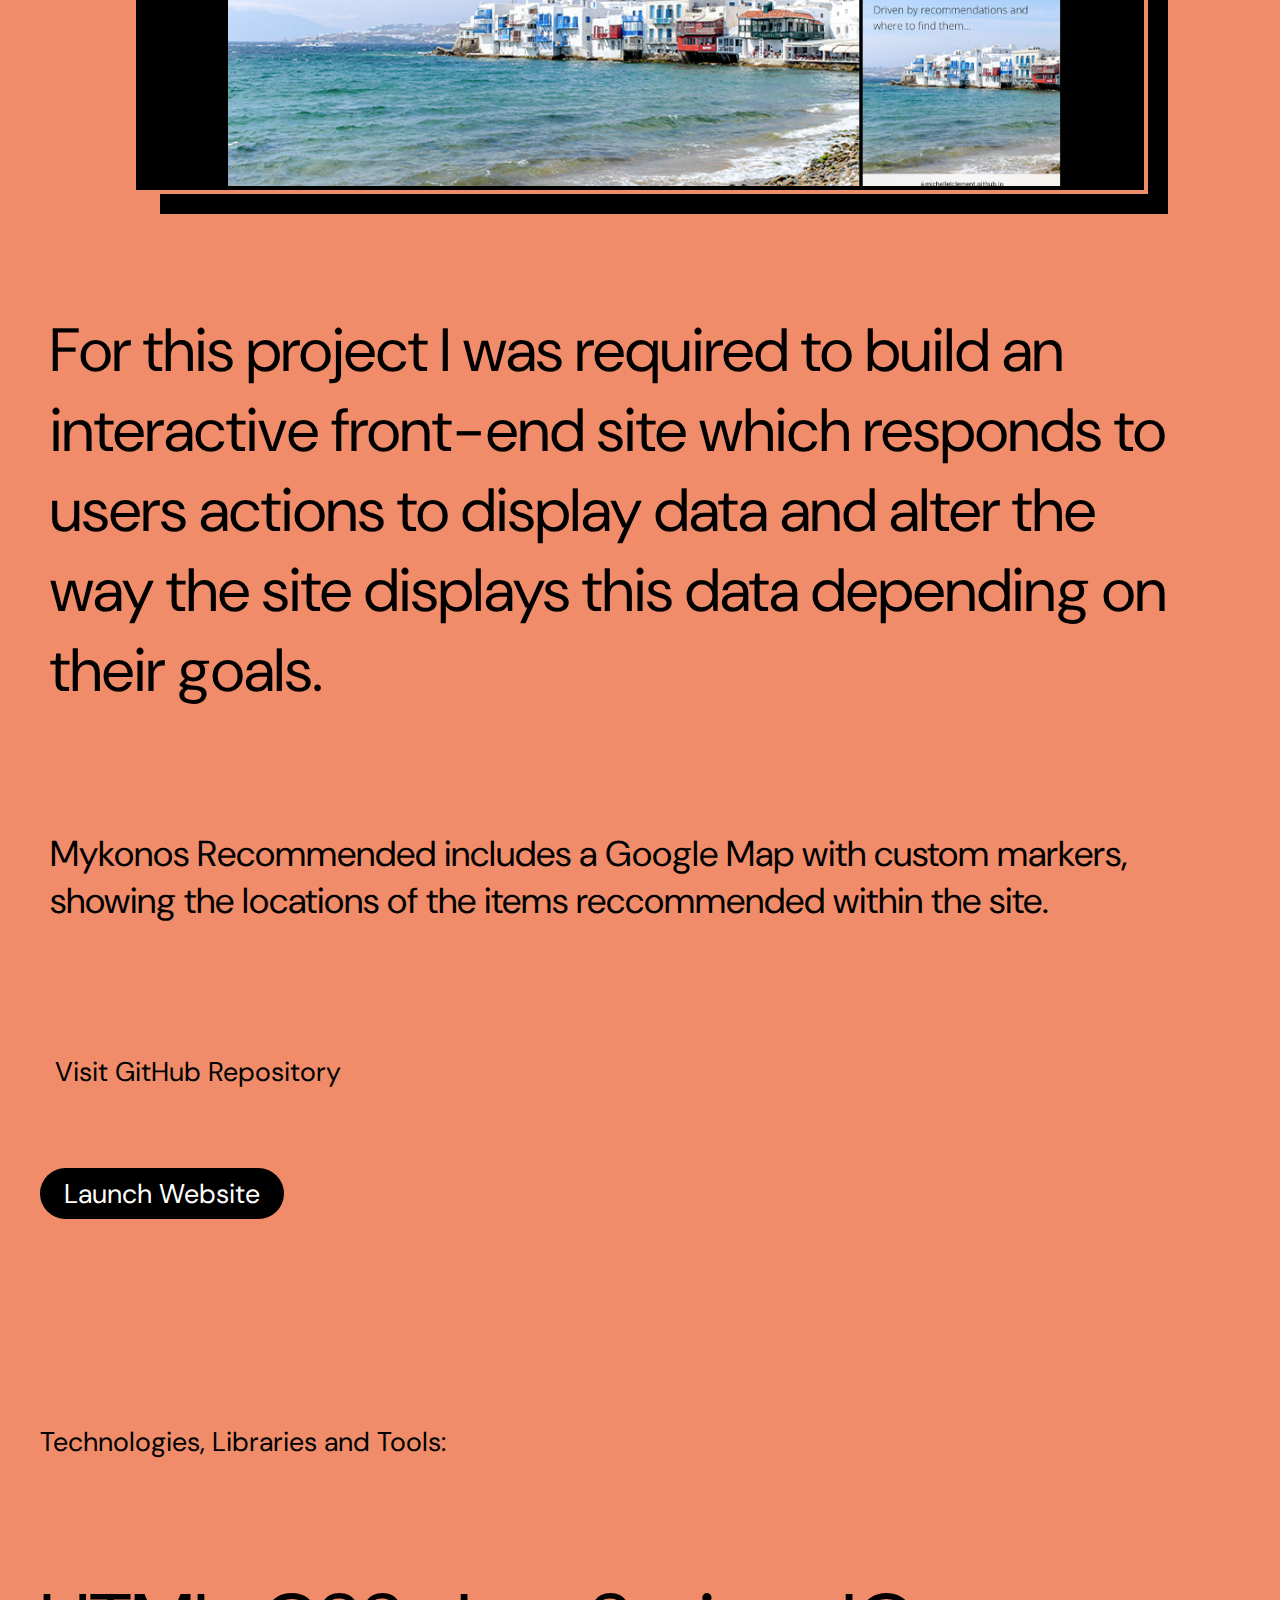
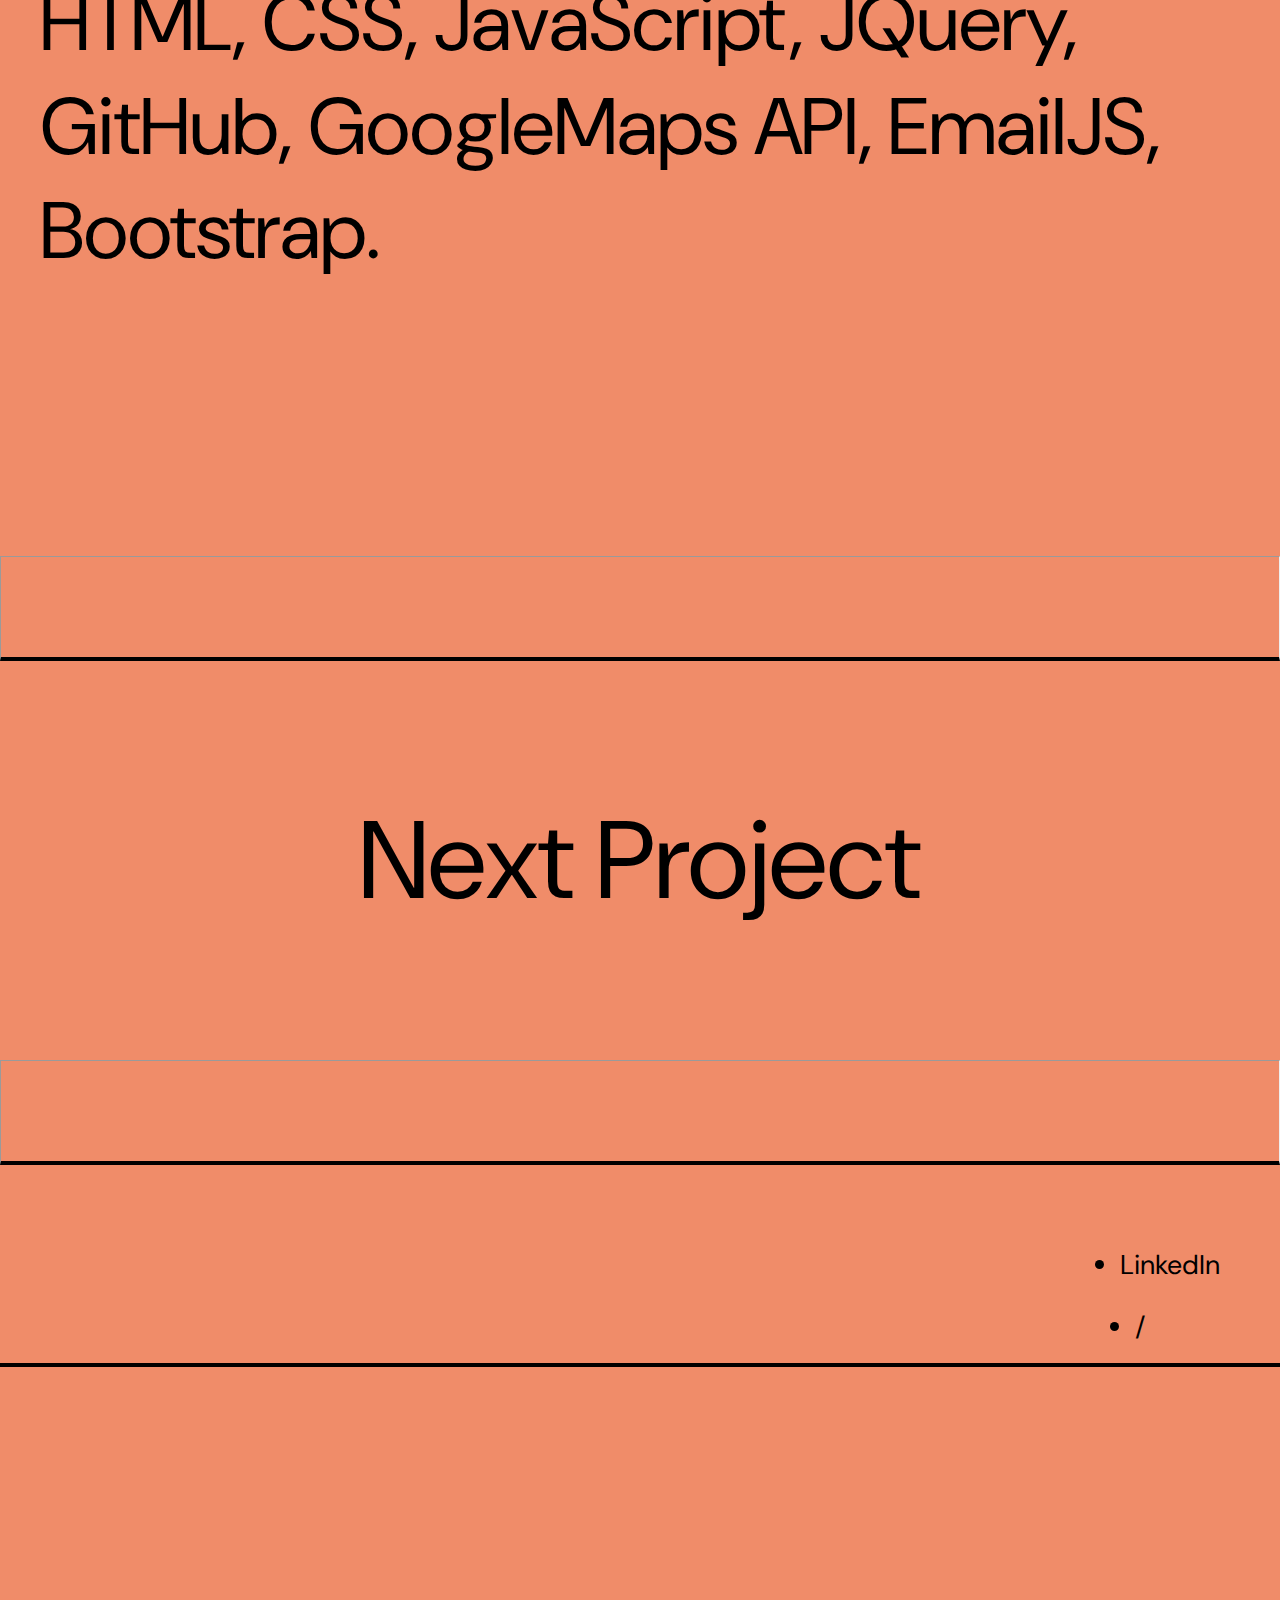
<file: project5.html>
<!DOCTYPE html>
<html lang="en">
  <head>
    <meta charset="UTF-8" />
    <meta http-equiv="X-UA-Compatible" content="IE=edge" />
    <meta name="viewport" content="width=device-width, initial-scale=1.0" />
    <link rel="preconnect" href="https://fonts.googleapis.com" />
    <link rel="preconnect" href="https://fonts.gstatic.com" crossorigin />
    <link
      href="https://fonts.googleapis.com/css2?family=DM+Sans:wght@400;500&display=swap"
      rel="stylesheet"
    />
    <link
      rel="stylesheet"
      href="https://cdn.jsdelivr.net/npm/bootstrap@5.1.3/dist/css/bootstrap.min.css"
      integrity="sha384-1BmE4kWBq78iYhFldvKuhfTAU6auU8tT94WrHftjDbrCEXSU1oBoqyl2QvZ6jIW3"
      crossorigin="anonymous"
    />
    <link
      rel="stylesheet"
      href="https://use.fontawesome.com/releases/v5.15.4/css/all.css"
      integrity="sha384-DyZ88mC6Up2uqS4h/KRgHuoeGwBcD4Ng9SiP4dIRy0EXTlnuz47vAwmeGwVChigm"
      crossorigin="anonymous"
    />
    <link rel="stylesheet" href="assets/css/style.css" />
    <link rel="icon" type="image/x-icon" href="assets/images/favicon.ico" />
    <title>Michelle Clement Portfolio</title>
  </head>
  <body>
    <!-- Header / Nav -->
    <header>
      <nav class="navbar navbar-border navbar-expand-lg">
        <div class="container-fluid nav-container">
          <a class="navbar-brand" href="index.html">MC.</a>
          <button
            class="navbar-toggler"
            type="button"
            data-bs-toggle="collapse"
            data-bs-target="#navbarSupportedContent"
            aria-controls="navbarSupportedContent"
            aria-expanded="false"
            aria-label="Toggle navigation"
          >
            <span class="toggler-icon"><i class="fas fa-bars"></i> </span>
          </button>
          <div
            class="collapse navbar-collapse justify-content-end"
            id="navbarSupportedContent"
          >
            <ul class="navbar-nav">
              <li class="nav-item nav-item-about p-nav">
                <a class="nav-link" aria-current="page" href="about.html"
                  >About</a
                >
              </li>
              <li class="nav-item p-nav">
                <a
                  class="nav-contact"
                  href="mailto:michellelclement@gmail.com?subject=Hello%20from%20your%20portfolio!"
                  >Contact</a
                >
              </li>
            </ul>
          </div>
        </div>
      </nav>
    </header>

    <!-- Project Title Section -->

    <section
      class="header-section header-section-subpage project-header-section"
    >
      <div class="gradient-1"></div>
      <div class="container content-container">
        <div class="row">
          <div class="col-12 header-large">Mykonos Recommended</div>
        </div>

        <div class="row">
          <div class="col-lg-6 offset-6 align-self-end sub-header">
            <h5>User Centric Front End Development project.</h5>
            <a
              class="button-main header-button project-launch-btn"
              href="https://michellelclement.github.io/mykonos-recommended-MS2/"
              target="_blank"
              >Launch Website</a
            >
          </div>
        </div>
      </div>
    </section>

    <div class="full-width-container scroll-for-details-container">
      <p>Scroll for details</p>
    </div>
    <hr />

    <!-- Project Image -->
    <section class="container">
      <div class="row project-page-img-row">
        <div class="project-page-img">
          <img
            src="assets/images/project-page-mykonos.jpg"
            class="card-img"
            alt="Mockup images of mykonos Recommended project website."
          />
        </div>
      </div>
    </section>

    <!-- Copy Section -->

    <section class="continer full-width-container intro-container">
      <div class="row intro-row">
        <div class="col-12 col-lg-9 offset-3 intro-col">
          <h2>
            For this project I was required to build an interactive front-end
            site which responds to users actions to display data and alter the
            way the site displays this data depending on their goals.
          </h2>
        </div>
        <div class="col-12 col-lg-6 offset-6 intro-col">
          <h3>
            Mykonos Recommended includes a Google Map with custom markers,
            showing the locations of the items reccommended within the site.
          </h3>
        </div>
      </div>
    </section>

    <section class="container full-width-container project-links-comtainer">
      <div class="col-lg-6 offset-6 align-self-end sub-header links">
        <a
          href="https://github.com/michellelclement/mykonos-recommended-MS2"
          target="_blank"
          ><h5>Visit GitHub Repository</h5></a
        >
      </div>
      <div class="col-lg-6 offset-6 align-self-end sub-header">
        <a
          class="button-main header-button project-launch-btn"
          href="https://michellelclement.github.io/mykonos-recommended-MS2/"
          target="_blank"
          >Launch Website</a
        >
      </div>
    </section>

    <!-- Technologies Section -->
    <section>
      <div class="container content-container technologies-section">
        <div class="row">
          <div class="col">
            <h5>Technologies, Libraries and Tools:</h5>
            <h1>
              HTML, CSS, JavaScript, JQuery, GitHub, GoogleMaps API, EmailJS,
              Bootstrap.
            </h1>
          </div>
        </div>
      </div>
    </section>

    <!-- Next Project Section -->
    <div class="hello-container">
      <hr />

      <div class="row bottom-section-row">
        <a href="project1.html">
          <div class="col-12 hello-text large-cta-text large-text-center">
            Next Project
          </div></a
        >
      </div>
      <hr />
    </div>

    <!-- Footer Section -->
    <div class="nav-container footer-container">
      <footer>
        <div class="nav footer-c">
          <p>&copy;2022 Michelle L Clement</p>
        </div>
        <ul class="nav footer-item links">
          <li>
            <p>
              <a
                href="https://www.linkedin.com/in/michellelclement/"
                target="_blank"
                >LinkedIn</a
              >
            </p>
          </li>
          <li class="footer-slash">/</li>
          <li>
            <p>
              <a href="https://github.com/michellelclement/" target="_blank"
                >GitHub</a
              >
            </p>
          </li>
          <li class="footer-slash">/</li>
          <li>
            <p>
              <a href="https://twitter.com/chelleclement" target="_blank"
                >Twitter</a
              >
            </p>
          </li>
          <li class="footer-slash">/</li>
          <li>
            <p>
              <a
                href="https://www.instagram.com/michelleclementphoto/"
                target="_blank"
                >Instagram</a
              >
            </p>
          </li>
        </ul>
      </footer>
    </div>

    <!-- Scripts -->
    <script
      src="https://cdn.jsdelivr.net/npm/bootstrap@5.1.3/dist/js/bootstrap.min.js"
      integrity="sha384-QJHtvGhmr9XOIpI6YVutG+2QOK9T+ZnN4kzFN1RtK3zEFEIsxhlmWl5/YESvpZ13"
      crossorigin="anonymous"
    ></script>
    <script
      src="https://code.jquery.com/jquery-3.6.0.min.js"
      integrity="sha256-/xUj+3OJU5yExlq6GSYGSHk7tPXikynS7ogEvDej/m4="
      crossorigin="anonymous"
    ></script>
    <script src="assets/js/projects.js"></script>
  </body>
</html>
</file>
<file: assets/css/style.css>
/*
* Prefixed by https://autoprefixer.github.io
* PostCSS: v8.3.6,
* Autoprefixer: v10.3.1
* Browsers: last 4 version
*/

html,
body {
    margin: 0px;
    padding: 0px;
    overflow-x: hidden;
    font-family: 'DM Sans', sans-serif;
    color: #000000;
    background-color: #F08C69;
    font-size: 16px;
}

.container {
    position:relative;
    z-index: 99;
}

.content-container {
    max-width: 1300px;
    padding: 40px;
}

.full-width-container {
    margin-left: 40px;
    margin-right: 40px;
}

/* Header & Body Font Sizes */

.header-xlarge {
    font-size: 11.25em;
}

.header-large {
    font-size: 8em;
    line-height: 154px;
}

.large-cta-text {
    font-size: 6.87em;
}


h1 {
    font-size: 5em;
    font-weight: 400;
}

h2 {
    font-size: 3.812em;
    font-weight: 400;
}

h3 {
    font-size: 2.250em;
    font-weight: 400;
}

h4 {
    font-size: 2.250em;
    font-weight: 400;
}

h5 {
    font-size: 1.688em;
    font-weight: 400;
}

.p-large,
.p-nav {
    font-size: 1.312em;
}

.p-small {
    font-size: 0.750em;
}

.p-xsmall {
    font-size: 0.562em;
}


/* Nav Styling */

.navbar {
    position: relative;
    z-index: 98;
    color: #000000;
    padding-top: 0px;
    padding-bottom: 0px;
    
}

.nav-container {
    background-color: #F08C69;
    border-bottom: solid 4px black;
    padding: 20px 0px;
}

.nav-item {
    margin-left: 2em;
}

.nav-link {
    color: #000000;
}

.nav-link:hover {
    color: #141414;
}

.navbar-brand {
    font-size: 32px;
    font-weight: 500;
    color: #000000;
    margin-left: 40px;
}

.navbar-brand:hover {
    color: #141414;
}

.nav-contact {
    margin-right: 40px;
}

.navbar-toggler {
    font-size: 32px;
    color: black;
    margin-right: 40px;
}

/* button and Link Styling */

.nav-contact,
.button-main {
    background-color: #000000;
    border-radius: 100000px;
    color: white;
    padding: 8px 24px;
    text-align: center;
    text-decoration: none;
    display: inline-block;
    font-size: 21px;
    border: none;
}

.button-main {
    font-size: 27px;
}

.nav-contact:hover,
.button-main:hover {
    color: lightgrey;
}

.project-title-link {
    text-decoration: none;
    color: black;
}

.project-title-link:hover {
    text-decoration: underline;
    color: black;
}

/* Footer */

footer {
    margin-left: 40px;
    margin-right: 40px;
    color: #000000;
    height: 150px;
    display: -webkit-box;
    display: -ms-flexbox;
    display: flex;
    -ms-flex-wrap: wrap;
        flex-wrap: wrap;
    -webkit-box-pack: justify;
        -ms-flex-pack: justify;
            justify-content: space-between;
    -webkit-box-align: center;
        -ms-flex-align: center;
            align-items: center;
    font-size: 27px;
}

.footer-item {
    -webkit-box-pack: end;
        -ms-flex-pack: end;
            justify-content: end;
}

.links a {
    color: black;
    text-decoration: none;
}

.links a:hover {
    color: lightgrey;
}

.footer-slash {
    margin-left: 15px;
    margin-right: 15px;
}

/* Name Section Styling */

.header-section {
    padding: 20px 40px 40px 40px;
    position: relative;
    z-index: 97;
}

.main-header-text {
    line-height: 198px;
}

.job-title {
    margin-top: 30px;
}

/* Gradient  */

.gradient-1 {
    height: 800px;
    width: 800px;
    position: absolute;
    z-index: -1;
    background: rgb(81,103,240);
    background: -o-radial-gradient(circle, rgba(81,103,240,0.41360294117647056) 30%, rgba(64,77,163,0) 70%);
    background: radial-gradient(circle, rgba(81,103,240,0.41360294117647056) 30%, rgba(64,77,163,0) 70%);
    top: 100px;
    left: 750px;
}

.scroll-details-container {
    margin-top: 40px;;
}

hr {
        border-bottom: 4px solid #000000;
        color: #000000;
        height: 100px;
        opacity: 1;
        position: relative;
        top: 90%;
    }

/* Intro Section */

.intro-container {
    margin: 50px 50px 130px 50px;
}

.intro-row {
    padding-right: 50px;
}

.intro-col {
    margin-top: 120px;
}
/* Projects Section Styling */

.card {
    border: none;
    background-color: transparent;
    margin-top: 80px;
    border-radius: 0px;
}

.card-img-top {
    border: black solid 4px; 
}

.card-img-ctr {
    position: relative;
    width: 100%;
}

.card-img {
    border-radius: 0em;
    border-top-right-radius: 0em;
    opacity: 1;
}


.card-img-ctr a {
    position: absolute;
    top: 50%;
    left: 50%;
    -webkit-transform: translate(-50%, -50%);
            transform: translate(-50%, -50%);
  -ms-transform: translate(-50%, -50%);  
}

.button-projects {
    visibility: hidden;
}

.card-body {
    padding-left: 0;
    margin-top: 36px;
}

.card-body p {
    padding: 0px;
}

.third-row-projects {
    display: none;
}

/* Technologies Section */
.technologies-section {
    margin-top: 120px;
    margin-bottom: 180px
}

.technologies-section h5 {
    padding-bottom: 58px;
}

/* Bottom/Hello Large Text Section */
.large-text-center {
    display: -webkit-box;
    display: -ms-flexbox;
    display: flex;
    -webkit-box-align: center;
        -ms-flex-align: center;
            align-items: center;
    -webkit-box-pack: center;
        -ms-flex-pack: center;
            justify-content: center;
    padding: 120px 40px;
}

.hello-container,
.hello-text {
    -webkit-transition: all 0.5s ease;
    -o-transition: all 0.5s ease;
    transition: all 0.5s ease;
}

.bottom-section-row a {
    text-decoration: none;
    color: black;
}

.hello-container.is-hovered {
    background-color: black;
}

.hello-text.is-hovered {
    color: white;
}



/* About & Project Page Page Styling */

.header-button {
    margin-top: 34px;
}

.sub-header h5 {
    margin-left: 15px;
    margin-top: 58px;
}

.project-page-img-row {
    margin-top: 200px;
}

.project-page-img {
    display: -webkit-box;
    display: -ms-flexbox;
    display: flex;
    -webkit-box-align: center;
        -ms-flex-align: center;
            align-items: center;
    -webkit-box-pack: center;
        -ms-flex-pack: center;
            justify-content: center;
}

.project-page-img img {
    border: solid 4px #000000;
    -webkit-box-shadow: 4px 4px #F08C69, 24px 24px black;
            box-shadow: 4px 4px #F08C69, 24px 24px black;
    max-width: 1000px;
}

/* Personal images styling */

.personal-images,
.gallery-image {
    border-radius: 10000px;
    border: solid 4px #000000;
    -webkit-box-shadow: 4px 4px #F08C69, 20px 20px black;
            box-shadow: 4px 4px #F08C69, 20px 20px black;
}

.profile-image,
.gallery-images {
    display: -webkit-box;
    display: -ms-flexbox;
    display: flex;
    -webkit-box-align: center;
        -ms-flex-align: center;
            align-items: center;
    -webkit-box-pack: center;
        -ms-flex-pack: center;
            justify-content: center;
}

.profile-image img {
    max-width: 320px;
}

.gallery-images-row {
    padding-top: 50px;
    margin-bottom: 200px;
}

.gallery-image {
    margin: 15px;
    max-width: 300px;  
}




/* Media Queries */

@media (max-width: 991.98px) { 
    .nav-item {
        margin-left: 0px;
    }

    .nav-item-about {
        margin: 24px;
    }
    
    .navbar-collapse {
        padding-left: 30px;
        margin-top: 30px;
    }

    .navbar-collapse ul {
        margin-bottom: 100px;
    }

    .header-xlarge {
        font-size: 135px;
        line-height: 150px;
    }

    .header-large {
        font-size: 115px;
        line-height: 135px;
    }

    .gradient-1 {
        height: 800px;
        width: 800px;
        left: -250px;
        top: -20px
    }

    .header-section {
        padding-top: 100px;
        overflow: visible
    }

    .header-section-subpage {
        padding-top: 30px;
    }

    .profile-image {
        padding-top: 25px;
    }

    .sub-header {
        margin-left: 0px;
    }

    .header-section-subpage .container {
        padding-top: 0px;
    }

    .personal-images {
        max-height: 350px;
    }

    .header-button {
        margin-top: 0px;
        margin-bottom: 20px;
    }

    .intro-container {
        margin-top: 25px;
        margin-bottom: 56px;
    }
    
    .intro-row {
        padding-right: 0;
    }
    
    .intro-col {
        margin-left: 0;
    }

    .work-experience-row {
        margin-bottom: 100px;
    }

    .work-experience-row a {
        margin-top: 25px;
    }
    
    .gallery-image {
        max-width: 200px; 
        margin: 15px; 
    }

    .project-page-img-row {
        margin-top: 150px;
        margin-bottom: 100px;
    }

    .large-cta-text {
        font-size: 65px;
    }
    
    .large-text-center {
        padding: 56px 40px;
    }

    footer {
        display: block;
        font-size: 16px;
        height: 100px;
        margin-top: 30px;;
    }
  
    .footer-item,
    .footer-c {
        -webkit-box-pack: center;
            -ms-flex-pack: center;
                justify-content: center;
    }
}



 @media (max-width: 767.98px) {

    .content-container {
        padding: 10px 25px;
    }

    .images-container {
        padding: 10px 40px;
    }

    .header-section-subpage {
        padding-top: 0px;
    }

    .header-xlarge {
        font-size: 105px;
        line-height: 100px;
    }

    .header-large {
        font-size:85px;
    }

    .personal-images {
        max-height: 300px;
        margin-bottom: 60px
    }

    .header-button {
        font-size: 20px;
        margin-bottom: 10px;
    }

    h1 {
        font-size: 36px;
    }

    h2 {
        font-size: 48px;
    }

    h5 {
        font-size: 21px;
    }
    
    .gallery-image {
        max-width: 150px;  
    }

}



 @media (max-width: 600px) {
    .gradient-1 {
        height: 600px;
        width: 600px;
        left: -250px;
        top: 0px;
    } 

    .header-section-subpage {
        padding-top: 0px;
    }

    .header-container {
        padding-top: 0px;
        padding: 0px;
    }

    .header-xlarge {
        font-size: 60px;
        line-height: 68.2px;
    }
    
    .job-title h5,
    h5 {
    font-size: 20px;
    line-height: 24px;
   }

   .header-large {
       font-size: 60px;
   }

   .personal-images {
       max-height: 255px;
       margin-bottom: 60px
   }

    .header-button {
        margin-top: 0px;
    }

    h2 {
        font-size: 32px;
    }

    h3 {
        font-size: 21px;
        font-weight: normal;
    }
    
    .p-large {
        font-size: 16px;
    }

    .intro-col {
        margin-top: 50px;
    }

   .card {
    padding-top: 0px;
    margin-top: 50px;
    }
   
    .card-body {
        padding-top: 10px;
    }

    .card-body a h3 {
        font-size: 27px;
    }

    .project-links-comtainer {
        padding-left: 0px;
    }
    
    .technologies-section {
        margin-top: 40px;
        margin-bottom: 100px
    }
    
    .technologies-section h5 {
        padding-bottom: 24px;
    }

    .large-cta-text {
        font-size: 48px;
    }

    .footer-slash {
        margin-left: 5px;
        margin-right: 5px;
    }

    .footer-c p {
        margin-bottom: 5px;
    }
}

@media (max-width: 480px) {
    .content-container {
        padding: 10px 20px;
    }
    
    .header-section-subpage {
        padding: 50px 20px;
    }

    .intro-container {
        margin-left: 40px;
        margin-right: 40px;
    }

    .project-page-img-row {
        margin-top: 75px;
        margin-bottom: 75px;
    }

    .gradient-1 {
        height: 500px;
        width: 500px;
        left: -200px;
    } 

    .button-projects {
        font-size: 21px;
    }

    .header-large {
        font-size: 48px;
        line-height: 52px;
    }

    .sub-header h5 {
        margin-top: 40px;
        margin-left: 5px;
    }

    .gallery-images-row {
        margin-bottom: 120px;
        padding-top: 25px;
    }

}
</file>
